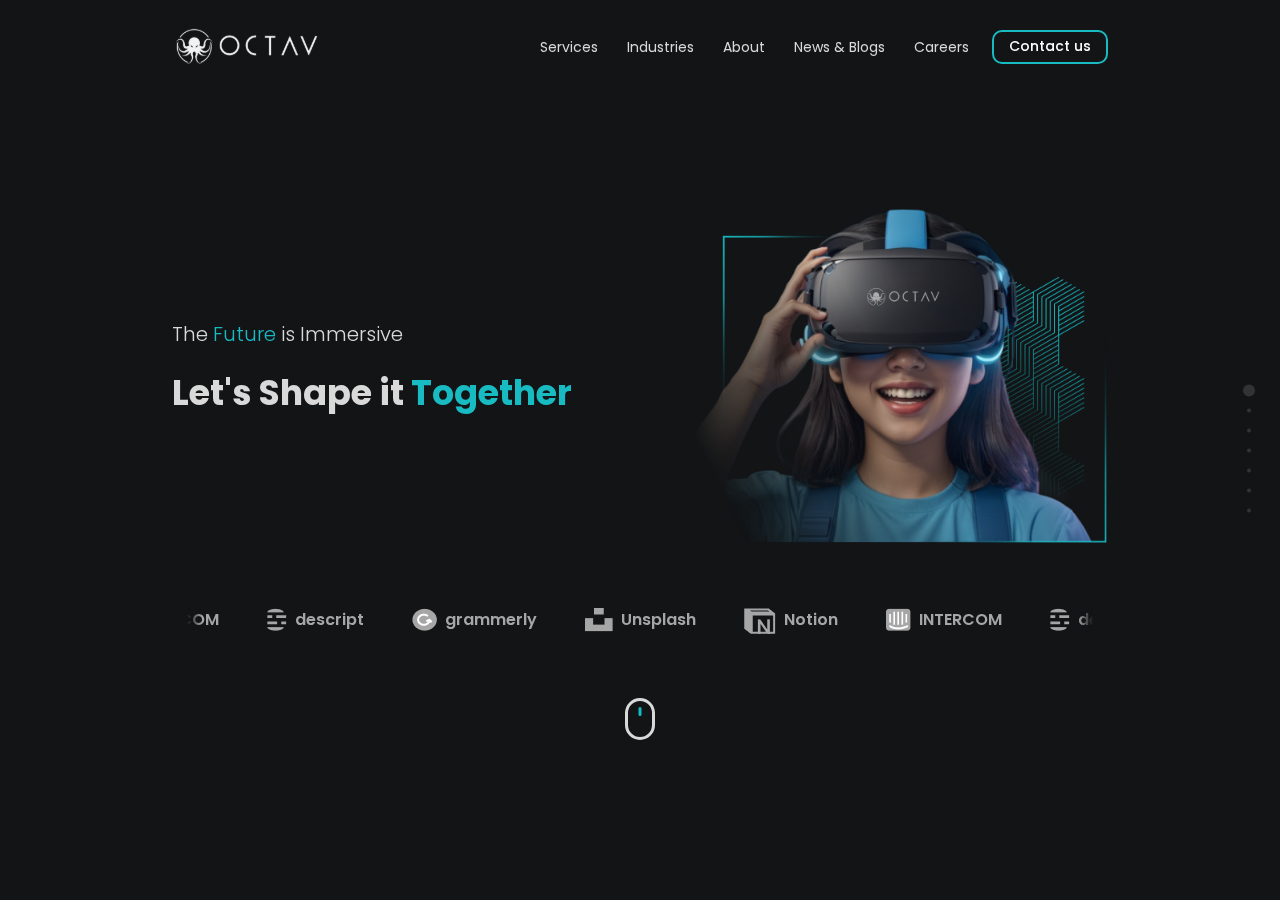
<file: index.html>
<!DOCTYPE html>
<html lang="en">
  <head>
    <meta charset="utf-8" />
    <title>OCTAV</title>
    <meta
      name="viewport"
      content="width=device-width, initial-scale=1, shrink-to-fit=no"
    />
    <meta name="description" content="Site description will be here" />
    <link rel="stylesheet" type="text/css" href="css/bootstrap.min.css" />
    <link rel="stylesheet" type="text/css" href="css/owl.carousel.min.css" />
    <link rel="stylesheet" type="text/css" href="css/fullpage.min.css" />
    <link rel="stylesheet" type="text/css" href="css/swiper.css" />
    <link href="https://unpkg.com/aos@2.3.1/dist/aos.css" rel="stylesheet" />
    <link
      href="https://kit-pro.fontawesome.com/releases/v5.15.2/css/pro.min.css"
      rel="stylesheet"
    />
    <link rel="stylesheet" href="css/nice-select.css" />
    <link rel="stylesheet" href="css/default-edit.css" />
    <link rel="stylesheet" type="text/css" href="style.css" />
    <link rel="stylesheet" type="text/css" href="css/responsive.css" />
    <!--End ALL STYLESHEET -->
  </head>

  <body>
    <!-- preloader -->
    <div id="preloader"></div>
    <!-- preloader-end -->
    <!-- main-wrap -->
    <!-- header-section -->
    <header class="header-section">
      <div class="container">
        <div class="header-section__inner">
          <a href="index.html" class="header_logo">
            <img src="images/logo.svg" alt="" />
          </a>

          <div class="main-menu d-lg-block d-none">
            <ul>
              <li><a href="services.html">Services</a></li>
              <li><a href="industries.html">Industries</a></li>
              <li><a href="about.html">About</a></li>
              <li><a href="news.html">News & Blogs</a></li>
              <li><a href="careers.html">Careers</a></li>
            </ul>
          </div>
          <a
            href="contact.html"
            class="default-button default-button--sm default-button--bordered hr-button d-lg-flex d-none"
            >Contact us</a
          >
          <a href="#" class="offcanvas-open d-lg-none ms-auto">
            <i class="far fa-bars"></i>
          </a>
        </div>
      </div>
    </header>
    <!--End header-section -->
    <div class="main-wrap">
      <!-- offcanvas-start -->
      <div class="offcanvas-menu">
        <div class="offmenu" id="menuParent">
          <a href="index.html" class="offcanvas-logo">
            <img src="images/logo.svg" alt="" />
          </a>
          <a href="#" class="offcanvas-close"><i class="fal fa-times"></i></a>
          <ul class="mobile-menu">
            <li><a href="services.html">Services</a></li>
            <li><a href="industries.html">Industries</a></li>
            <li><a href="about.html">About</a></li>
            <li><a href="news.html">News & Blogs</a></li>
            <li><a href="careers.html">Careers</a></li>
          </ul>
          <div class="d-flex align-items-center justify-content-center mt-3">
            <a
              href="contact.html"
              class="default-button default-button--bordered default-button--sm"
              >Contact us</a
            >
          </div>
        </div>
      </div>
      <div class="offcanvas-overlay"></div>
      <!-- offcanvas-start-end -->

      <!-- full-page-start -->
      <div id="fullpage">
        <!-- section -->
        <div class="section home-hero-section">
          <!-- hero-section -->
          <section class="hero-section">
            <div class="container">
              <div class="hero-section__inner">
                <div class="hero-row">
                  <div class="col-b">
                    <div
                      class="hero-content"
                      data-aos="fade-right"
                      data-aos-duration="1500"
                    >
                      <h4>
                        The <span class="color-theme1">Future</span>
                        is Immersive
                      </h4>
                      <h1 class="h1 mb-0">
                        Let's Shape it
                        <span class="color-theme1">Together</span>
                      </h1>
                    </div>
                  </div>
                  <div class="col-s">
                    <div
                      class="hero-image"
                      data-aos="fade-left"
                      data-aos-duration="1500"
                    >
                      <img src="images/hero-image.png" alt="" class="img" />
                    </div>
                  </div>
                </div>
              </div>
            </div>
          </section>
          <!-- hero-section end -->

          <!-- tools-section -->
          <section class="tools-section">
            <div class="container">
              <div class="tools-section__inner">
                <div class="tools-list tools-list-slider-active owl-carousel">
                  <div class="tool-item">
                    <div class="icon">
                      <img src="images/icon/unplash.png" alt="" />
                    </div>
                    <span class="txt">Unsplash</span>
                  </div>
                  <div class="tool-item">
                    <div class="icon">
                      <img src="images/icon/notion.png" alt="" />
                    </div>
                    <span class="txt">Notion</span>
                  </div>
                  <div class="tool-item">
                    <div class="icon">
                      <img src="images/icon/intercom.png" alt="" />
                    </div>
                    <span class="txt">INTERCOM</span>
                  </div>
                  <div class="tool-item">
                    <div class="icon">
                      <img src="images/icon/descripts.png" alt="" />
                    </div>
                    <span class="txt">descript</span>
                  </div>
                  <div class="tool-item">
                    <div class="icon">
                      <img src="images/icon/grammerly.png" alt="" />
                    </div>
                    <span class="txt">grammerly</span>
                  </div>
                </div>

                <div class="go-bottom-outer">
                  <div class="container">
                    <!-- go-bottom -->
                    <div class="go-bottom">
                      <a href="#page2" class="go-bottom-button">
                        <!-- <img src="images/icon/move-bottom.svg" alt="" /> -->
                      </a>
                    </div>
                  </div>
                </div>
              </div>
            </div>
          </section>
          <!-- tools-section-end -->
        </div>
        <!-- section-end -->

        <!-- xr-section -->
        <div class="section">
          <section class="xr-section" id="xr-section">
            <div class="container">
              <div class="xr-section__inner">
                <div
                  class="xr-section__title sec-title cont-blk cont-blk--center"
                >
                  <h2 class="h2">
                    Unlocking Full
                    <span class="color-theme1">XR</span> Potential
                  </h2>
                  <h4 class="h4 mb-0 fw-200">
                    <span class="color-theme1">OCTAV</span> - Fueling Innovation
                    and Growth
                  </h4>
                </div>

                <div class="xr-row row gy-5">
                  <div class="col-lg-5 d-lg-block d-none">
                    <div
                      class="xr-image"
                      data-aos="fade-right"
                      data-aos-duration="1500"
                    >
                      <img src="images/xr-imgae.png" alt="" class="img" />
                    </div>
                  </div>
                  <div
                    class="col-lg-7"
                    data-aos="fade-left"
                    data-aos-duration="1500"
                  >
                    <div class="xr-cards row">
                      <div class="col-md-6">
                        <a href="industries.html" class="xr-card">
                          <div class="icon">
                            <img src="images/xr-bisuness.png" alt="" />
                          </div>
                          <h3>VR / AR / MR For Business</h3>
                          <p>
                            Enhance business operations <br />
                            through immersive technology
                          </p>
                          <div href="industries.html" class="txt-btn">
                            <span class="txt">Learn More</span>
                            <img
                              src="images/icon/long-arrow-right.svg"
                              alt=""
                              class="arr"
                            />
                          </div>
                        </a>
                      </div>
                      <div class="col-md-6">
                        <a href="industries.html" class="xr-card">
                          <div class="icon">
                            <img src="images/xr-education.svg" alt="" />
                          </div>
                          <h3>
                            VR / AR / MR For <br />
                            Education
                          </h3>
                          <p>
                            Transform learning experiences <br />
                            with immersive content
                          </p>
                          <div href="industries.html" class="txt-btn">
                            <span class="txt">Learn More</span>
                            <img
                              src="images/icon/long-arrow-right.svg"
                              alt=""
                              class="arr"
                            />
                          </div>
                        </a>
                      </div>
                      <div class="col-md-6">
                        <a href="industries.html" class="xr-card">
                          <div class="icon">
                            <img src="images/xr-entertainment.svg" alt="" />
                          </div>
                          <h3>
                            VR / AR / MR For <br />
                            Entertainment
                          </h3>
                          <p>
                            Create gamified, engaging, and <br />
                            memorable experiences
                          </p>
                          <div href="industries.html" class="txt-btn">
                            <span class="txt">Learn More</span>
                            <img
                              src="images/icon/long-arrow-right.svg"
                              alt=""
                              class="arr"
                            />
                          </div>
                        </a>
                      </div>
                      <div class="col-md-6">
                        <a href="industries.html" class="xr-card">
                          <div class="icon">
                            <img src="images/xr-consulting.svg" alt="" />
                          </div>
                          <h3>
                            VR / AR / MR <br />
                            Consulting
                          </h3>
                          <p>
                            Get expert advice on VR / AR / MR <br />
                            strategy and implementation
                          </p>
                          <div href="industries.html" class="txt-btn">
                            <span class="txt">Learn More</span>
                            <img
                              src="images/icon/long-arrow-right.svg"
                              alt=""
                              class="arr"
                            />
                          </div>
                        </a>
                      </div>
                    </div>
                  </div>
                </div>
              </div>
            </div>
          </section>
        </div>
        <!-- xr-section-end -->

        <!-- rev-section -->
        <div class="section">
          <section class="rev-section">
            <div class="container">
              <div class="rev-section__inner">
                <div
                  class="rev-section__title sec-title cont-blk cont-blk--center"
                  data-aos="fade-in"
                  data-aos-duration="1500"
                >
                  <h2 class="h2">
                    Revolutionizing Industries with
                    <span class="color-theme1">XR</span>
                  </h2>
                  <h4 class="h4 mb-0 fw-200">
                    How
                    <span class="color-theme1">OCTAV</span> is Driving
                    Innovation Across Industries
                  </h4>
                </div>

                <div
                  class="rev-cards row"
                  data-aos="fade-up"
                  data-aos-duration="1500"
                >
                  <div class="col-lg-4 col-md-6">
                    <a href="industries.html" class="rev-card">
                      <div class="rev-card__title">
                        <div class="icon">
                          <img src="images/icon/healthcare.svg" alt="" />
                        </div>
                        <div class="right">
                          <h3 class="mb-0">Healthcare</h3>
                        </div>
                      </div>
                      <div class="rev-card__body">
                        <div class="rev-card__body__in">
                          <p>
                            We help medical professionals visualize procedures &
                            conditions to improve patient outcomes & safety
                          </p>
                        </div>
                        <div class="rev-card__bbt">
                          <div href="industries.html" class="txt-btn">
                            <span class="txt">Learn More</span>
                            <img
                              src="images/icon/long-arrow-right.svg"
                              alt=""
                              class="arr"
                            />
                          </div>
                        </div>
                      </div>
                    </a>
                  </div>
                  <div class="col-lg-4 col-md-6">
                    <a href="industries.html" class="rev-card">
                      <div class="rev-card__title">
                        <div class="icon">
                          <img src="images/icon/education.svg" alt="" />
                        </div>
                        <div class="right">
                          <h3 class="mb-0">Education</h3>
                        </div>
                      </div>
                      <div class="rev-card__body">
                        <div class="rev-card__body__in">
                          <p>
                            We help students better understand complex concepts
                            using immersive and interactive learning experiences
                          </p>
                        </div>
                        <div class="rev-card__bbt">
                          <div href="industries.html" class="txt-btn">
                            <span class="txt">Learn More</span>
                            <img
                              src="images/icon/long-arrow-right.svg"
                              alt=""
                              class="arr"
                            />
                          </div>
                        </div>
                      </div>
                    </a>
                  </div>
                  <div class="col-lg-4 col-md-6">
                    <a href="industries.html" class="rev-card">
                      <div class="rev-card__title">
                        <div class="icon">
                          <img src="images/icon/real-state.svg" alt="" />
                        </div>
                        <div class="right">
                          <h3 class="mb-0">Real Estate</h3>
                        </div>
                      </div>
                      <div class="rev-card__body">
                        <div class="rev-card__body__in">
                          <p>
                            We help buyers & renters visualize properties with
                            greater accuracy, convenience and efficiency
                          </p>
                        </div>
                        <div class="rev-card__bbt">
                          <div href="industries.html" class="txt-btn">
                            <span class="txt">Learn More</span>
                            <img
                              src="images/icon/long-arrow-right.svg"
                              alt=""
                              class="arr"
                            />
                          </div>
                        </div>
                      </div>
                    </a>
                  </div>
                  <div class="col-lg-4 col-md-6">
                    <a href="industries.html" class="rev-card">
                      <div class="rev-card__title">
                        <div class="icon">
                          <img src="images/icon/manufacturing.svg" alt="" />
                        </div>
                        <div class="right">
                          <h3 class="mb-0">Manufacturing</h3>
                        </div>
                      </div>
                      <div class="rev-card__body">
                        <div class="rev-card__body__in">
                          <p>
                            We help manufacturers reduce errors, increase
                            efficiency, and improve safety
                          </p>
                        </div>
                        <div class="rev-card__bbt">
                          <div href="industries.html" class="txt-btn">
                            <span class="txt">Learn More</span>
                            <img
                              src="images/icon/long-arrow-right.svg"
                              alt=""
                              class="arr"
                            />
                          </div>
                        </div>
                      </div>
                    </a>
                  </div>
                  <div class="col-lg-4 col-md-6">
                    <a href="industries.html" class="rev-card">
                      <div class="rev-card__title">
                        <div class="icon">
                          <img src="images/icon/retail.svg" alt="" />
                        </div>
                        <div class="right">
                          <h3 class="mb-0">Retail</h3>
                        </div>
                      </div>
                      <div class="rev-card__body">
                        <div class="rev-card__body__in">
                          <p>
                            We help provide virtual product try-ons to improve
                            customer engagement
                          </p>
                        </div>
                        <div class="rev-card__bbt">
                          <div href="industries.html" class="txt-btn">
                            <span class="txt">Learn More</span>
                            <img
                              src="images/icon/long-arrow-right.svg"
                              alt=""
                              class="arr"
                            />
                          </div>
                        </div>
                      </div>
                    </a>
                  </div>
                  <div class="col-lg-4 col-md-6">
                    <a href="industries.html" class="rev-card">
                      <div class="rev-card__title">
                        <div class="icon">
                          <img src="images/icon/tourism.svg" alt="" />
                        </div>
                        <div class="right">
                          <h3 class="mb-0">Tourism</h3>
                        </div>
                      </div>
                      <div class="rev-card__body">
                        <div class="rev-card__body__in">
                          <p>
                            We help create immersive solutions to explore
                            destinations, learn about cultures & make informed
                            decisions
                          </p>
                        </div>
                        <div class="rev-card__bbt">
                          <div href="industries.html" class="txt-btn">
                            <span class="txt">Learn More</span>
                            <img
                              src="images/icon/long-arrow-right.svg"
                              alt=""
                              class="arr"
                            />
                          </div>
                        </div>
                      </div>
                    </a>
                  </div>
                </div>

                <div
                  class="sec-bottom-button-row"
                  data-aos="fade-up"
                  data-aos-duration="1500"
                >
                  <a href="#" class="default-button">Learn More</a>
                </div>
              </div>
            </div>
          </section>
        </div>
        <!-- rev-section-end -->

        <!-- tb-section -->
        <div class="section">
          <section class="tb-section">
            <div class="container">
              <div class="tb-section__inner">
                <div
                  class="tb-section__title sec-title cont-blk cont-blk--center"
                >
                  <h2 class="h2">
                    Escape to a New
                    <span class="color-theme1">Reality</span>
                  </h2>
                  <h4 class="h4 mb-0 fw-200">
                    Building the
                    <span class="color-theme1">FUTURE</span>
                    with Cutting-Edge Technology
                  </h4>
                </div>
              </div>

              <!-- tb-tab -->
              <div class="tb__row row gy-5">
                <div class="col-lg-4 position-relative" style="z-index: 100">
                  <div
                    class="tbr_nav d-lg-block d-none"
                    data-aos="fade-right"
                    data-aos-duration="1500"
                  >
                    <ul class="nav" id="tbr_nav_ul">
                      <li>
                        <a
                          class="active"
                          data-bs-toggle="tab"
                          data-bs-target="#tb-tab-1"
                          href="#"
                        >
                          Engine
                        </a>
                      </li>
                      <li>
                        <a
                          data-bs-toggle="tab"
                          data-bs-target="#tb-tab-2"
                          href="#"
                        >
                          3D Modeling
                        </a>
                      </li>
                      <li>
                        <a
                          data-bs-toggle="tab"
                          data-bs-target="#tb-tab-3"
                          href="#"
                        >
                          Frameworks
                        </a>
                      </li>
                      <li>
                        <a
                          data-bs-toggle="tab"
                          data-bs-target="#tb-tab-4"
                          href="#"
                        >
                          Back-end Programming Languages
                        </a>
                      </li>
                      <li>
                        <a
                          data-bs-toggle="tab"
                          data-bs-target="#tb-tab-5"
                          href="#"
                        >
                          Cloud
                        </a>
                      </li>
                    </ul>
                  </div>
                  <select
                    class="nice-select tbr_nav-select d-lg-none"
                    id="tbr_nav-select"
                  >
                    <option value="#tb-tab-1">Engine</option>
                    <option value="#tb-tab-2">3D Modeling</option>
                    <option value="#tb-tab-3">Frameworks</option>
                    <option value="#tb-tab-4">
                      Back-end Programming Languages
                    </option>
                    <option value="#tb-tab-5">Cloud</option>
                  </select>
                </div>

                <div class="col-lg-8">
                  <div
                    class="tbr_content"
                    data-aos="fade-left"
                    data-aos-duration="1500"
                  >
                    <div class="tbr_tab-content tab-content">
                      <!-- tbr-tab-pane -->
                      <div
                        class="tbr-tab-pane tab-pane show active fade"
                        id="tb-tab-1"
                      >
                        <div class="tbr-tab-pane__inner">
                          <div class="ttools-row row">
                            <div class="col-md-4 col-6">
                              <div class="ttool-item">
                                <div class="icon">
                                  <img
                                    src="images/tb/ttool-eng-1.png"
                                    alt=""
                                    class="img"
                                  />
                                </div>
                                <div class="txt">
                                  <p>Unity Engine</p>
                                </div>
                              </div>
                            </div>
                            <div class="col-md-4 col-6">
                              <div class="ttool-item">
                                <div class="icon">
                                  <img
                                    src="images/tb/ttool-eng-2.png"
                                    alt=""
                                    class="img"
                                  />
                                </div>
                                <div class="txt">
                                  <p>Unreal Engine</p>
                                </div>
                              </div>
                            </div>
                            <div class="col-md-4 col-6">
                              <div class="ttool-item">
                                <div class="icon">
                                  <img
                                    src="images/tb/ttool-eng-3.png"
                                    alt=""
                                    class="img"
                                  />
                                </div>
                                <div class="txt">
                                  <p>Amazon Sumerian</p>
                                </div>
                              </div>
                            </div>
                            <div class="col-md-4 col-6">
                              <div class="ttool-item">
                                <div class="icon">
                                  <img
                                    src="images/tb/ttool-eng-4.png"
                                    alt=""
                                    class="img"
                                  />
                                </div>
                                <div class="txt">
                                  <p>CryEngine</p>
                                </div>
                              </div>
                            </div>
                          </div>
                        </div>
                      </div>
                      <!-- tbr-tab-pane-end -->
                      <!-- tbr-tab-pane -->
                      <div class="tbr-tab-pane tab-pane fade" id="tb-tab-2">
                        <div class="tbr-tab-pane__inner">
                          <div class="ttools-row row">
                            <div class="col-md-4 col-6">
                              <div class="ttool-item">
                                <div class="icon">
                                  <img
                                    src="images/tb/ttool-3d-1.svg"
                                    alt=""
                                    class="img"
                                  />
                                </div>
                                <div class="txt">
                                  <p>Substance Painter</p>
                                </div>
                              </div>
                            </div>
                            <div class="col-md-4 col-6">
                              <div class="ttool-item">
                                <div class="icon">
                                  <img
                                    src="images/tb/ttool-3d-2.svg"
                                    alt=""
                                    class="img"
                                  />
                                </div>
                                <div class="txt">
                                  <p>Adobe Photoshop</p>
                                </div>
                              </div>
                            </div>
                            <div class="col-md-4 col-6">
                              <div class="ttool-item">
                                <div class="icon">
                                  <img
                                    src="images/tb/ttool-3d-3.png"
                                    alt=""
                                    class="img"
                                  />
                                </div>
                                <div class="txt">
                                  <p>Blender</p>
                                </div>
                              </div>
                            </div>
                            <div class="col-md-4 col-6">
                              <div class="ttool-item">
                                <div class="icon">
                                  <img
                                    src="images/tb/ttool-3d-4.svg"
                                    alt=""
                                    class="img"
                                  />
                                </div>
                                <div class="txt">
                                  <p>Autodesk</p>
                                </div>
                              </div>
                            </div>
                            <div class="col-md-4 col-6">
                              <div class="ttool-item">
                                <div class="icon">
                                  <img
                                    src="images/tb/ttool-3d-5.svg"
                                    alt=""
                                    class="img"
                                  />
                                </div>
                                <div class="txt">
                                  <p>MAYA</p>
                                </div>
                              </div>
                            </div>
                          </div>
                        </div>
                      </div>
                      <!-- tbr-tab-pane-end -->
                      <!-- tbr-tab-pane -->
                      <div class="tbr-tab-pane tab-pane fade" id="tb-tab-3">
                        <div class="tbr-tab-pane__inner">
                          <div class="ttools-row row">
                            <div class="col-md-4 col-6">
                              <div class="ttool-item">
                                <div class="icon">
                                  <img
                                    src="images/tb/ttool-frame-1.png"
                                    alt=""
                                    class="img"
                                  />
                                </div>
                                <div class="txt">
                                  <p>ARKit</p>
                                </div>
                              </div>
                            </div>
                            <div class="col-md-4 col-6">
                              <div class="ttool-item">
                                <div class="icon">
                                  <img
                                    src="images/tb/ttool-frame-2.png"
                                    alt=""
                                    class="img"
                                  />
                                </div>
                                <div class="txt">
                                  <p>RealityKit</p>
                                </div>
                              </div>
                            </div>
                            <div class="col-md-4 col-6">
                              <div class="ttool-item">
                                <div class="icon">
                                  <img
                                    src="images/tb/ttool-frame-3.svg"
                                    alt=""
                                    class="img"
                                  />
                                </div>
                                <div class="txt">
                                  <p>ARCore</p>
                                </div>
                              </div>
                            </div>
                            <div class="col-md-4 col-6">
                              <div class="ttool-item">
                                <div class="icon">
                                  <img
                                    src="images/tb/ttool-frame-4.png"
                                    alt=""
                                    class="img"
                                  />
                                </div>
                                <div class="txt">
                                  <p>OpenXR</p>
                                </div>
                              </div>
                            </div>
                            <div class="col-md-4 col-6">
                              <div class="ttool-item">
                                <div class="icon">
                                  <img
                                    src="images/tb/ttool-frame-5.png"
                                    alt=""
                                    class="img"
                                  />
                                </div>
                                <div class="txt">
                                  <p>Specific SDKs</p>
                                </div>
                              </div>
                            </div>
                          </div>
                        </div>
                      </div>
                      <!-- tbr-tab-pane-end -->
                      <!-- tbr-tab-pane -->
                      <div class="tbr-tab-pane tab-pane fade" id="tb-tab-4">
                        <div class="tbr-tab-pane__inner">
                          <div class="ttools-row row">
                            <div class="col-md-4 col-6">
                              <div class="ttool-item">
                                <div class="icon">
                                  <img
                                    src="images/tb/ttool-back-end-1.png"
                                    alt=""
                                    class="img"
                                  />
                                </div>
                                <div class="txt">
                                  <p>C++</p>
                                </div>
                              </div>
                            </div>
                            <div class="col-md-4 col-6">
                              <div class="ttool-item">
                                <div class="icon">
                                  <img
                                    src="images/tb/ttool-back-end-2.png"
                                    alt=""
                                    class="img"
                                  />
                                </div>
                                <div class="txt">
                                  <p>C#</p>
                                </div>
                              </div>
                            </div>
                            <div class="col-md-4 col-6">
                              <div class="ttool-item">
                                <div class="icon">
                                  <img
                                    src="images/tb/ttool-back-end-3.png"
                                    alt=""
                                    class="img"
                                  />
                                </div>
                                <div class="txt">
                                  <p>Python</p>
                                </div>
                              </div>
                            </div>
                            <div class="col-md-4 col-6">
                              <div class="ttool-item">
                                <div class="icon">
                                  <img
                                    src="images/tb/ttool-back-end-4.png"
                                    alt=""
                                    class="img"
                                  />
                                </div>
                                <div class="txt">
                                  <p>Node</p>
                                </div>
                              </div>
                            </div>
                            <div class="col-md-4 col-6">
                              <div class="ttool-item">
                                <div class="icon">
                                  <img
                                    src="images/tb/ttool-back-end-5.svg"
                                    alt=""
                                    class="img"
                                  />
                                </div>
                                <div class="txt">
                                  <p>Java</p>
                                </div>
                              </div>
                            </div>
                          </div>
                        </div>
                      </div>
                      <!-- tbr-tab-pane-end -->
                      <!-- tbr-tab-pane -->
                      <div class="tbr-tab-pane tab-pane fade" id="tb-tab-5">
                        <div class="tbr-tab-pane__inner">
                          <div class="ttools-row row">
                            <div class="col-md-4 col-6">
                              <div class="ttool-item">
                                <div class="icon">
                                  <img
                                    src="images/tb/ttool-cloud-1.svg"
                                    alt=""
                                    class="img"
                                  />
                                </div>
                                <div class="txt">
                                  <p>AWS</p>
                                </div>
                              </div>
                            </div>
                            <div class="col-md-4 col-6">
                              <div class="ttool-item">
                                <div class="icon">
                                  <img
                                    src="images/tb/ttool-cloud-2.svg"
                                    alt=""
                                    class="img"
                                  />
                                </div>
                                <div class="txt">
                                  <p>Google Cloud</p>
                                </div>
                              </div>
                            </div>
                            <div class="col-md-4 col-6">
                              <div class="ttool-item">
                                <div class="icon">
                                  <img
                                    src="images/tb/ttool-cloud-3.svg"
                                    alt=""
                                    class="img"
                                  />
                                </div>
                                <div class="txt">
                                  <p>Microsoft Azure</p>
                                </div>
                              </div>
                            </div>
                            <div class="col-md-4 col-6">
                              <div class="ttool-item">
                                <div class="icon">
                                  <img
                                    src="images/tb/ttool-cloud-4.png"
                                    alt=""
                                    class="img"
                                  />
                                </div>
                                <div class="txt">
                                  <p>DigitalOcean</p>
                                </div>
                              </div>
                            </div>
                          </div>
                        </div>
                      </div>
                      <!-- tbr-tab-pane-end -->
                    </div>
                  </div>
                </div>
              </div>
              <!-- tb-tab-end -->
            </div>
          </section>
        </div>
        <!-- tb-section-end -->

        <!-- ps-section -->
        <div class="section">
          <section class="ps-section">
            <div class="container">
              <div class="ps-section__inner">
                <div
                  class="ps-section__title sec-title cont-blk cont-blk--center"
                  data-aos="fade-in"
                  data-aos-duration="1500"
                >
                  <h2 class="h2">
                    Partnering for <span class="color-theme1">Success</span>
                  </h2>
                  <h4 class="h4 mb-0 fw-200">
                    The <span class="color-theme1">OCTAV</span> Story and Our
                    Vision for the Future
                  </h4>
                </div>

                <div class="ps_row row align-items-center g-4">
                  <div class="col-lg-5">
                    <div
                      class="ps_image img-acto"
                      data-aos="fade-right"
                      data-aos-duration="1500"
                    >
                      <div class="img-acto-inner">
                        <img src="images/ps-image.png" alt="" class="img" />
                      </div>
                    </div>
                  </div>
                  <div class="col-lg-7">
                    <div
                      class="ps_content cont-blk"
                      data-aos="fade-left"
                      data-aos-duration="1500"
                    >
                      <h4 class="h4">
                        <span class="color-theme1">OCTAV</span> is an
                        industry-leading virtual reality and augmented reality
                        studio pioneering transformative experiences to help
                        businesses thrive.
                      </h4>
                      <h4 class="h4">
                        We break new ground in immersive experiences, harnessing
                        the power of virtual reality and augmented reality to
                        foster
                        <span class="fw-700">creativity</span>, enhance
                        <span class="fw-700">productivity</span>, and drive
                        <span class="fw-700">growth</span>.
                      </h4>
                      <div class="bottom-buttons">
                        <a href="Learn More" class="default-button"
                          >Learn More</a
                        >
                      </div>
                    </div>
                  </div>
                </div>
              </div>
            </div>
          </section>
        </div>
        <!-- ps-section-end -->

        <!-- ns-section -->
        <div class="section">
          <section class="ns-section">
            <div class="container">
              <div class="ns-section__inner">
                <div
                  class="ns-section__title sec-title cont-blk cont-blk--center"
                  data-aos="fade-in"
                  data-aos-duration="1500"
                >
                  <h2 class="h2">
                    News <span class="color-theme1">&</span> Blogs
                  </h2>
                  <h4 class="h4 mb-0">
                    Stay Up-to-Date with Our
                    <span class="color-theme1">News</span>,
                    <span class="color-theme1">Insights</span>, and
                    <span class="color-theme1">Analysis</span>
                  </h4>
                </div>

                <div
                  class="ns-slider ns-slider-active owl-carousel slider-arrow-1 slider-dots-1 slider-arrow-centered--full-width overlap-lr-nav"
                  data-aos="fade-up"
                  data-aos-duration="1500"
                >
                  <div class="ns-slide">
                    <div class="ns-card">
                      <div class="ns-card__image">
                        <img src="images/ns-card-img-1.png" alt="" />
                      </div>
                      <div class="ns-card__content">
                        <h4>How VR and AR can change industries forever</h4>
                        <a href="services.html" class="tx-btn">
                          <span>Read more</span>
                          <i class="far fa-long-arrow-right"></i>
                        </a>
                      </div>
                    </div>
                  </div>
                  <div class="ns-slide">
                    <div class="ns-card">
                      <div class="ns-card__image">
                        <img src="images/ns-card-img-1.png" alt="" />
                      </div>
                      <div class="ns-card__content">
                        <h4>How VR and AR can change industries forever</h4>
                        <a href="services.html" class="tx-btn">
                          <span>Read more</span>
                          <i class="far fa-long-arrow-right"></i>
                        </a>
                      </div>
                    </div>
                  </div>
                  <div class="ns-slide">
                    <div class="ns-card">
                      <div class="ns-card__image">
                        <img src="images/ns-card-img-1.png" alt="" />
                      </div>
                      <div class="ns-card__content">
                        <h4>How VR and AR can change industries forever</h4>
                        <a href="services.html" class="tx-btn">
                          <span>Read more</span>
                          <i class="far fa-long-arrow-right"></i>
                        </a>
                      </div>
                    </div>
                  </div>
                  <div class="ns-slide">
                    <div class="ns-card">
                      <div class="ns-card__image">
                        <img src="images/ns-card-img-1.png" alt="" />
                      </div>
                      <div class="ns-card__content">
                        <h4>How VR and AR can change industries forever</h4>
                        <a href="services.html" class="tx-btn">
                          <span>Read more</span>
                          <i class="far fa-long-arrow-right"></i>
                        </a>
                      </div>
                    </div>
                  </div>
                  <div class="ns-slide">
                    <div class="ns-card">
                      <div class="ns-card__image">
                        <img src="images/ns-card-img-1.png" alt="" />
                      </div>
                      <div class="ns-card__content">
                        <h4>How VR and AR can change industries forever</h4>
                        <a href="services.html" class="tx-btn">
                          <span>Read more</span>
                          <i class="far fa-long-arrow-right"></i>
                        </a>
                      </div>
                    </div>
                  </div>
                  <div class="ns-slide">
                    <div class="ns-card">
                      <div class="ns-card__image">
                        <img src="images/ns-card-img-1.png" alt="" />
                      </div>
                      <div class="ns-card__content">
                        <h4>How VR and AR can change industries forever</h4>
                        <a href="services.html" class="tx-btn">
                          <span>Read more</span>
                          <i class="far fa-long-arrow-right"></i>
                        </a>
                      </div>
                    </div>
                  </div>
                  <div class="ns-slide">
                    <div class="ns-card">
                      <div class="ns-card__image">
                        <img src="images/ns-card-img-1.png" alt="" />
                      </div>
                      <div class="ns-card__content">
                        <h4>How VR and AR can change industries forever</h4>
                        <a href="services.html" class="tx-btn">
                          <span>Read more</span>
                          <i class="far fa-long-arrow-right"></i>
                        </a>
                      </div>
                    </div>
                  </div>
                  <div class="ns-slide">
                    <div class="ns-card">
                      <div class="ns-card__image">
                        <img src="images/ns-card-img-1.png" alt="" />
                      </div>
                      <div class="ns-card__content">
                        <h4>How VR and AR can change industries forever</h4>
                        <a href="services.html" class="tx-btn">
                          <span>Read more</span>
                          <i class="far fa-long-arrow-right"></i>
                        </a>
                      </div>
                    </div>
                  </div>
                  <div class="ns-slide">
                    <div class="ns-card">
                      <div class="ns-card__image">
                        <img src="images/ns-card-img-1.png" alt="" />
                      </div>
                      <div class="ns-card__content">
                        <h4>How VR and AR can change industries forever</h4>
                        <a href="services.html" class="tx-btn">
                          <span>Read more</span>
                          <i class="far fa-long-arrow-right"></i>
                        </a>
                      </div>
                    </div>
                  </div>
                </div>
              </div>
            </div>
          </section>
        </div>
        <!-- ns-section-end -->

        <!-- section -->
        <div class="section">
          <!-- cta-section -->
          <section class="cta-section">
            <div class="container">
              <div class="cta-section__inner">
                <div
                  class="cta-card"
                  data-aos="fade-up"
                  data-aos-duration="1500"
                >
                  <div class="cta-card_content">
                    <h3>Let's Build Your Immersive Future Together</h3>
                  </div>
                  <div class="buttons">
                    <a
                      href="#"
                      class="default-button button default-button--white"
                      >Contact us</a
                    >
                    <a href="#" class="default-button button">Book a Meeting</a>
                  </div>
                </div>
              </div>
            </div>
          </section>
          <!-- cta-section-end -->

          <!-- footer-section -->
          <footer
            class="footer-section"
            data-aos="fade-in"
            data-aos-duration="1500"
          >
            <div class="container">
              <div class="footer-section__inner">
                <div class="footer-row row g-5">
                  <div class="col-lg-3 col-md-6">
                    <div class="footer-logo-column">
                      <a href="index.html" class="footer-logo">
                        <img src="images/footer-logo.svg" alt="" />
                      </a>
                      <p class="copy-right">
                        Copyright © 2023 <br />
                        OCTAV Solutions
                      </p>
                    </div>
                  </div>
                  <div class="col-lg-3 col-md-6">
                    <div class="footer-menu">
                      <h4>About</h4>
                      <ul>
                        <li><a href="#">Company Overview</a></li>
                        <li><a href="#">Mission</a></li>
                        <li><a href="#">Vision</a></li>
                        <li><a href="#">Values</a></li>
                      </ul>
                    </div>
                  </div>
                  <div class="col-lg-3 col-md-6">
                    <div class="footer-menu">
                      <h4>COMPANY</h4>
                      <ul>
                        <li><a href="services.html">Services</a></li>
                        <li><a href="industries.html">Industries</a></li>
                        <li><a href="careers.html">Careers</a></li>
                        <li><a href="news.html">News & Blogs</a></li>
                        <li><a href="#">Privacy Policy</a></li>
                        <li><a href="#">Term of Services</a></li>
                      </ul>
                    </div>
                  </div>
                  <div class="col-lg-3 col-md-6">
                    <div class="footer-menu">
                      <h4 class="contact-medias-title-ft">Contact us</h4>
                      <ul class="s-ul">
                        <li>
                          <a href="#">
                            <i class="fab fa-linkedin-in"></i>
                          </a>
                        </li>
                        <li>
                          <a href="#">
                            <i class="fab fa-facebook-f"></i>
                          </a>
                        </li>
                        <li>
                          <a href="#">
                            <i class="fab fa-twitter"></i>
                          </a>
                        </li>
                        <li>
                          <a href="#">
                            <i class="fab fa-youtube"></i>
                          </a>
                        </li>
                      </ul>
                    </div>
                  </div>
                </div>
              </div>
            </div>
          </footer>
          <!--End footer-section -->
        </div>
        <!-- section-end -->
      </div>
      <!-- full-page-end -->
    </div>
    <!-- main-wrap -->

    <!-- js -->
    <script src="js/jquery-3.6.0.min.js"></script>
    <script src="js/bootstrap.bundle.min.js"></script>
    <script src="js/jquery.nice-select.min.js"></script>
    <script src="js/owl.carousel.min.js"></script>
    <script src="js/fullpage.min.js"></script>
    <script src="js/swiper.js"></script>
    <script src="https://unpkg.com/aos@2.3.1/dist/aos.js"></script>
    <script src="js/main.js"></script>
    <script>
      AOS.init({ once: true });
    </script>
    <!-- End All Js -->
  </body>
</html>
</file>
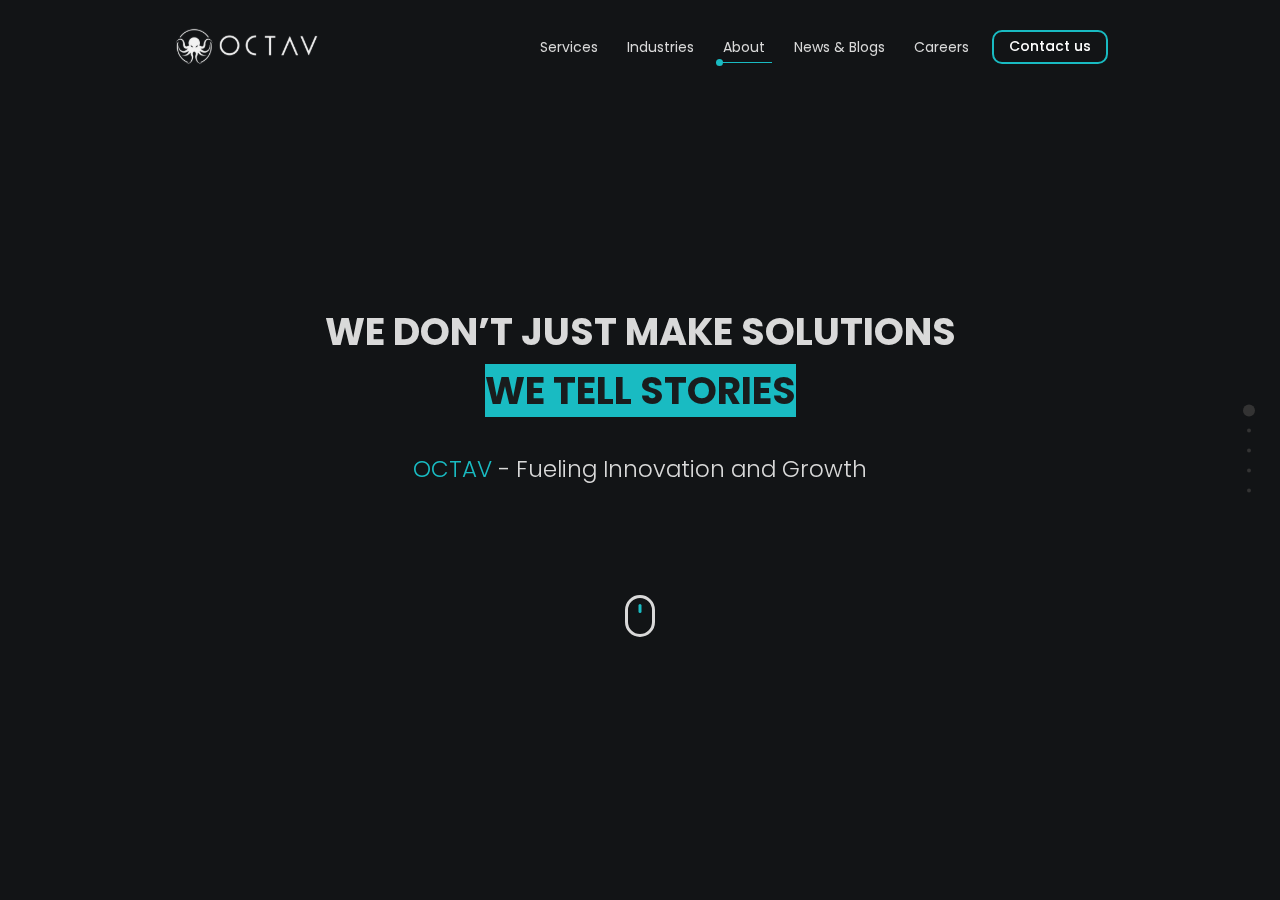
<file: about.html>
<!DOCTYPE html>
<html lang="en">
  <head>
    <meta charset="utf-8" />
    <title>OCTAV</title>
    <meta
      name="viewport"
      content="width=device-width, initial-scale=1, shrink-to-fit=no"
    />
    <meta name="description" content="Site description will be here" />
    <link rel="stylesheet" type="text/css" href="css/bootstrap.min.css" />
    <link rel="stylesheet" type="text/css" href="css/owl.carousel.min.css" />
    <link rel="stylesheet" type="text/css" href="css/fullpage.min.css" />
    <link rel="stylesheet" type="text/css" href="css/swiper.css" />
    <link href="https://unpkg.com/aos@2.3.1/dist/aos.css" rel="stylesheet" />
    <link
      href="https://kit-pro.fontawesome.com/releases/v5.15.2/css/pro.min.css"
      rel="stylesheet"
    />
    <link rel="stylesheet" href="css/nice-select.css" />
    <link rel="stylesheet" href="css/default-edit.css" />
    <link rel="stylesheet" type="text/css" href="style.css" />
    <link rel="stylesheet" type="text/css" href="css/responsive.css" />
    <!--End ALL STYLESHEET -->
  </head>

  <body>
    <!-- preloader -->
    <div id="preloader"></div>
    <!-- preloader-end -->
    <!-- main-wrap -->
    <div class="main-wrap">
      <!-- offcanvas-start -->
      <div class="offcanvas-menu">
        <div class="offmenu" id="menuParent">
          <a href="index.html" class="offcanvas-logo">
            <img src="images/logo.svg" alt="" />
          </a>
          <a href="#" class="offcanvas-close"><i class="fal fa-times"></i></a>
          <ul class="mobile-menu">
            <li><a href="services.html">Services</a></li>
            <li><a href="industries.html">Industries</a></li>
            <li><a href="about.html">About</a></li>
            <li><a href="news.html">News & Blogs</a></li>
            <li><a href="careers.html">Careers</a></li>
          </ul>
          <div class="d-flex align-items-center justify-content-center mt-3">
            <a
              href="contact.html"
              class="default-button default-button--bordered default-button--sm"
              >Contact us</a
            >
          </div>
        </div>
      </div>
      <div class="offcanvas-overlay"></div>
      <!-- offcanvas-start-end -->

      <!-- header-section -->
      <header class="header-section">
        <div class="container">
          <div class="header-section__inner">
            <a href="index.html" class="header_logo">
              <img src="images/logo.svg" alt="" />
            </a>

            <div class="main-menu d-lg-block d-none">
              <ul>
                <li><a href="services.html">Services</a></li>
                <li><a href="industries.html">Industries</a></li>
                <li><a class="active" href="about.html">About</a></li>
                <li><a href="news.html">News & Blogs</a></li>
                <li><a href="careers.html">Careers</a></li>
              </ul>
            </div>
            <a
              href="contact.html"
              class="default-button default-button--sm default-button--bordered hr-button d-lg-flex d-none"
              >Contact us</a
            >
            <a href="#" class="offcanvas-open d-lg-none ms-auto">
              <i class="far fa-bars"></i>
            </a>
          </div>
        </div>
      </header>
      <!--End header-section -->

      <!-- full-page-start -->
      <div id="fullpage">
        <!-- about-hero -->
        <div class="section">
          <section class="about-hero">
            <div class="container">
              <div class="about-hero__inner">
                <div
                  class="about-hero__content"
                  data-aos="zoom-in"
                  data-aos-duration="1500"
                >
                  <h1 class="h1">
                    WE DON’T JUST MAKE SOLUTIONS
                    <br />
                    <span class="bxd">WE TELL STORIES</span>
                  </h1>
                  <h4>
                    <span class="color-theme1">OCTAV</span> - Fueling Innovation
                    and Growth
                  </h4>

                  <!-- go-bottom -->
                  <div class="go-bottom-outer pt-xl-5 pt-lg-4">
                    <div
                      class="go-bottom"
                      data-aos="fade-in"
                      data-aos-duration="1500"
                    >
                      <a href="#page2" class="go-bottom-button">
                        <!-- <img src="images/icon/move-bottom.svg" alt="" /> -->
                      </a>
                    </div>
                  </div>
                </div>
              </div>
            </div>
          </section>
        </div>
        <!-- about-hero-end -->

        <!-- about-o-section -->
        <div class="section">
          <section class="about-o-section">
            <img
              src="images/mission-top-arrwo.png"
              alt=""
              class="about-o-shape-arrow"
              data-aos="zoom-in"
              data-aos-duration="1500"
            />
            <div class="container">
              <div class="about-o-section__inner">
                <div class="about-o-row row gy-md-5 gy-4">
                  <div
                    class="col-lg-5"
                    data-aos="fade-right"
                    data-aos-duration="1500"
                  >
                    <div class="about-o-image">
                      <img src="images/about-o-image.png" alt="" class="img" />
                    </div>
                  </div>
                  <div
                    class="col-lg-7"
                    data-aos="fade-left"
                    data-aos-duration="1500"
                  >
                    <div class="about-o-content">
                      <h4 class="h4 fw-300 lh-base mb-4 pb-xl-2">
                        <span class="color-theme1">OCTAV</span> is an
                        industry-leading virtual reality and augmented reality
                        studio pioneering transformative experiences to help
                        businesses thrive.
                      </h4>
                      <h4 class="h4 fw-300 mb-0 lh-base">
                        We break new ground in immersive experiences, harnessing
                        the power of virtual reality and augmented reality to
                        foster <span class="fw-700">creativity</span>, enhance
                        <span class="fw-700">productivity</span>, and drive
                        <span class="fw-7000">growth</span>.
                      </h4>
                    </div>
                  </div>
                </div>
              </div>
            </div>
          </section>
        </div>
        <!-- about-o-section-end -->

        <!-- mission-section -->
        <div class="section">
          <section class="mission-section">
            <div class="container position-relative">
              <div class="mission-section__inner">
                <div
                  class="mission-section__title sec-title cont-blk cont-blk--center"
                  data-aos="fade-in"
                  data-aos-duration="1500"
                >
                  <h2 class="h2 mb-0">Our Mission</h2>
                </div>

                <div
                  class="mission_wrapper"
                  data-aos="zoom-in"
                  data-aos-duration="1500"
                >
                  <div class="mission_column">
                    <div class="mission-card">
                      <h4 class="mb-0">
                        Pioneering Virtual Realities That
                        <span class="color-theme1">Captivate</span> and
                        <span class="color-theme1">Inspire</span>
                      </h4>
                    </div>
                    <div class="mission-card">
                      <h4 class="mb-0">
                        Leveraging the Power of XR to Create
                        <span class="color-theme1">Positive Social Impact</span>
                      </h4>
                    </div>
                  </div>
                  <div class="mission_image img-acto">
                    <div class="img-acto-inner">
                      <img src="images/ps-image.png" alt="" class="img" />
                    </div>
                  </div>
                  <div class="mission_column">
                    <div class="mission-card">
                      <h4 class="mb-0">
                        Setting the Standard for
                        <span class="color-theme1">Creativity</span> and
                        <span class="color-theme">Innovation</span> in XR
                      </h4>
                    </div>
                    <div class="mission-card">
                      <h4 class="mb-0">
                        Building Enduring Partnerships Rooted in
                        <span class="color-theme1">Trust</span> and
                        <span class="color-theme">Transparency</span>
                      </h4>
                    </div>
                  </div>
                </div>
              </div>
            </div>
          </section>
        </div>
        <!-- mission-section-end -->

        <!-- oct-section -->
        <div class="section">
          <section class="oct-section">
            <div class="container">
              <div class="oct-section__inner">
                <div
                  class="oct-section__title sec-title cont-blk cont-blk--center"
                  data-aos="fade-in"
                  data-aos-duration="1500"
                >
                  <h2 class="h2 mb-0">Why OCTAV?</h2>
                </div>

                <div class="oct-cards_wrap">
                  <div
                    class="oct-expert-logo"
                    data-aos="fade-in"
                    data-aos-duration="1500"
                  >
                    <img src="images/expertise.png" alt="" class="img" />
                  </div>
                  <div
                    class="oct-card oct-card--1"
                    data-aos="fade-up"
                    data-aos-duration="1500"
                  >
                    <h3>Industry expertise</h3>
                    <p>
                      We have over <span class="color-theme1">30 years</span> of
                      combined experience with deep expertise in
                      <span class="color-theme1"
                        >XR development best practices</span
                      >
                      and the latest technologies.
                    </p>
                  </div>
                  <div
                    class="oct-card oct-card--2"
                    data-aos="fade-up"
                    data-aos-delay="300"
                    data-aos-duration="1500"
                  >
                    <h3>Innovation</h3>
                    <p>
                      We are always on
                      <span class="color-theme1">the cutting edge</span> of new
                      VR advancements. Our team stays up to date to provide
                      <span class="color-theme1"
                        >the most innovative XR experiences.</span
                      >
                    </p>
                  </div>
                  <div
                    class="oct-card oct-card--3"
                    data-aos="fade-up"
                    data-aos-delay="600"
                    data-aos-duration="1500"
                  >
                    <h3>Customer focus</h3>
                    <p>
                      We work closely with our clients to
                      <span class="color-theme1">understand</span> and
                      <span class="color-theme1">exceed</span> their needs &
                      goals, ensuring their
                      <span class="color-theme1">satisfaction</span> throughout
                      the process.
                    </p>
                  </div>
                </div>
              </div>
            </div>
          </section>
        </div>
        <!-- oct-section-end -->

        <!-- section -->
        <div class="section">
          <!-- cta-section -->
          <section class="cta-section">
            <div class="container">
              <div class="cta-section__inner">
                <div
                  class="cta-card"
                  data-aos="fade-up"
                  data-aos-duration="1500"
                >
                  <div class="cta-card_content">
                    <h3>Let's Build Your Immersive Future Together</h3>
                  </div>
                  <div class="buttons">
                    <a
                      href="#"
                      class="default-button button default-button--white"
                      >Contact us</a
                    >
                    <a href="#" class="default-button button">Book a Meeting</a>
                  </div>
                </div>
              </div>
            </div>
          </section>
          <!-- cta-section-end -->

          <!-- footer-section -->
          <footer
            class="footer-section"
            data-aos="fade-in"
            data-aos-duration="1500"
          >
            <div class="container">
              <div class="footer-section__inner">
                <div class="footer-row row g-5">
                  <div class="col-lg-3 col-md-6">
                    <div class="footer-logo-column">
                      <a href="index.html" class="footer-logo">
                        <img src="images/footer-logo.svg" alt="" />
                      </a>
                      <p class="copy-right">
                        Copyright © 2023 <br />
                        OCTAV Solutions
                      </p>
                    </div>
                  </div>
                  <div class="col-lg-3 col-md-6">
                    <div class="footer-menu">
                      <h4>About</h4>
                      <ul>
                        <li><a href="#">Company Overview</a></li>
                        <li><a href="#">Mission</a></li>
                        <li><a href="#">Vision</a></li>
                        <li><a href="#">Values</a></li>
                      </ul>
                    </div>
                  </div>
                  <div class="col-lg-3 col-md-6">
                    <div class="footer-menu">
                      <h4>COMPANY</h4>
                      <ul>
                        <li><a href="services.html">Services</a></li>
                        <li><a href="industries.html">Industries</a></li>
                        <li><a href="careers.html">Careers</a></li>
                        <li><a href="news.html">News & Blogs</a></li>
                        <li><a href="#">Privacy Policy</a></li>
                        <li><a href="#">Term of Services</a></li>
                      </ul>
                    </div>
                  </div>
                  <div class="col-lg-3 col-md-6">
                    <div class="footer-menu">
                      <h4 class="contact-medias-title-ft">Contact us</h4>
                      <ul class="s-ul">
                        <li>
                          <a href="#">
                            <i class="fab fa-linkedin-in"></i>
                          </a>
                        </li>
                        <li>
                          <a href="#">
                            <i class="fab fa-facebook-f"></i>
                          </a>
                        </li>
                        <li>
                          <a href="#">
                            <i class="fab fa-twitter"></i>
                          </a>
                        </li>
                        <li>
                          <a href="#">
                            <i class="fab fa-youtube"></i>
                          </a>
                        </li>
                      </ul>
                    </div>
                  </div>
                </div>
              </div>
            </div>
          </footer>
          <!--End footer-section -->
        </div>
        <!-- section-end -->
      </div>
      <!-- full-page-end -->
    </div>
    <!-- main-wrap -->

    <!-- js -->
    <script src="js/jquery-3.6.0.min.js"></script>
    <script src="js/bootstrap.bundle.min.js"></script>
    <script src="js/jquery.nice-select.min.js"></script>
    <script src="js/owl.carousel.min.js"></script>
    <script src="js/fullpage.min.js"></script>
    <script src="js/swiper.js"></script>
    <script src="https://unpkg.com/aos@2.3.1/dist/aos.js"></script>
    <script src="js/main.js"></script>
    <script>
      AOS.init({ once: true });
    </script>
    <!-- End All Js -->
  </body>
</html>
</file>
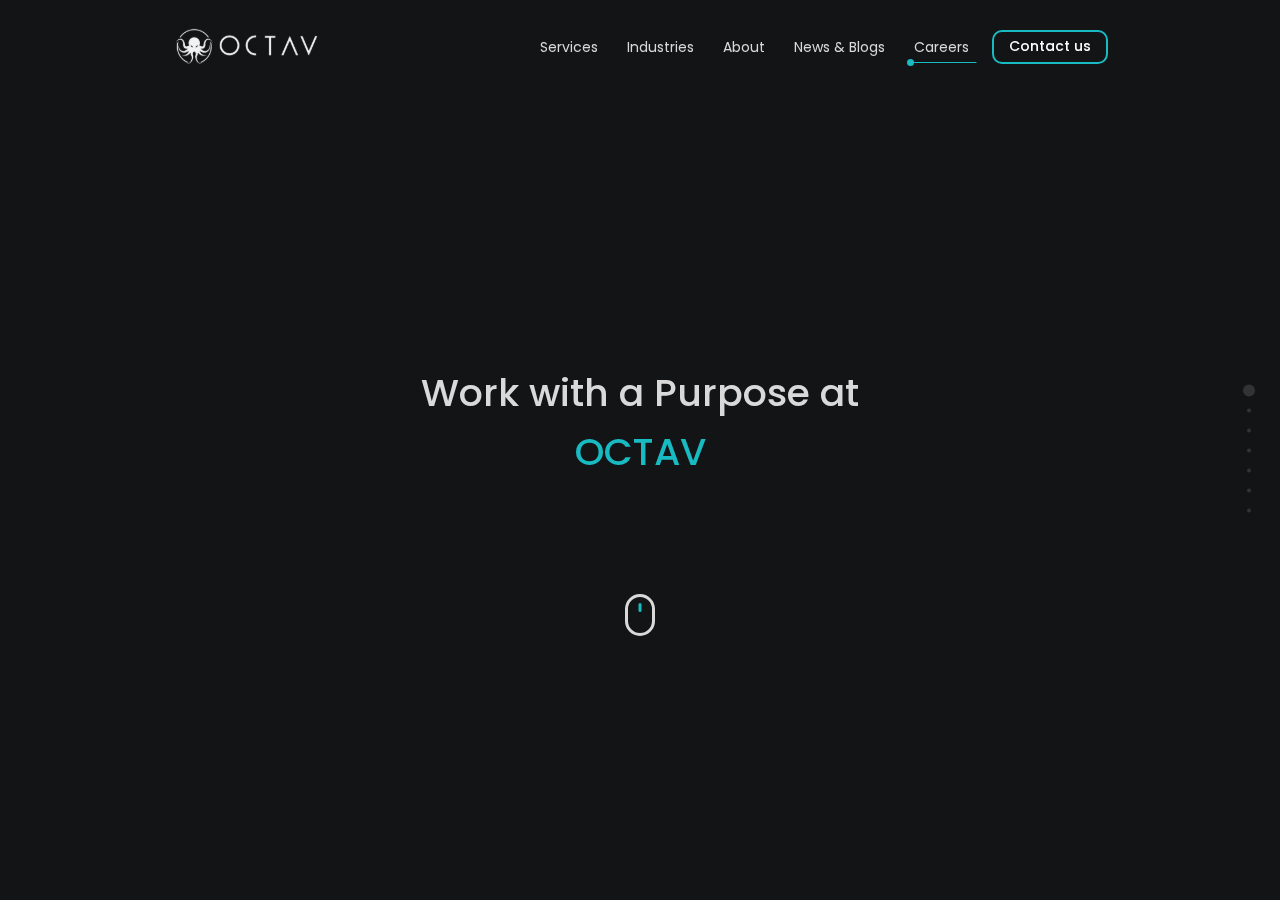
<file: careers.html>
<!DOCTYPE html>
<html lang="en">
  <head>
    <meta charset="utf-8" />
    <title>OCTAV</title>
    <meta
      name="viewport"
      content="width=device-width, initial-scale=1, shrink-to-fit=no"
    />
    <meta name="description" content="Site description will be here" />
    <link rel="stylesheet" type="text/css" href="css/bootstrap.min.css" />
    <link rel="stylesheet" type="text/css" href="css/owl.carousel.min.css" />
    <link rel="stylesheet" type="text/css" href="css/fullpage.min.css" />
    <link href="https://unpkg.com/aos@2.3.1/dist/aos.css" rel="stylesheet" />
    <link
      href="https://kit-pro.fontawesome.com/releases/v5.15.2/css/pro.min.css"
      rel="stylesheet"
    />
    <link rel="stylesheet" href="css/nice-select.css" />
    <link rel="stylesheet" href="css/default-edit.css" />
    <link rel="stylesheet" href="css/swiper.css" />
    <link rel="stylesheet" type="text/css" href="style.css" />
    <link rel="stylesheet" type="text/css" href="css/responsive.css" />
    <!--End ALL STYLESHEET -->

    <link
      rel="stylesheet"
      href="https://cdn.jsdelivr.net/npm/swiper@10/swiper-bundle.min.css"
    />
    <script src="https://cdn.jsdelivr.net/npm/swiper@10/swiper-bundle.min.js"></script>
  </head>

  <body>
    <!-- preloader -->
    <div id="preloader"></div>
    <!-- preloader-end -->
    <!-- main-wrap -->
    <div class="main-wrap">
      <!-- offcanvas-start -->
      <div class="offcanvas-menu">
        <div class="offmenu" id="menuParent">
          <a href="index.html" class="offcanvas-logo">
            <img src="images/logo.svg" alt="" />
          </a>
          <a href="#" class="offcanvas-close"><i class="fal fa-times"></i></a>
          <ul class="mobile-menu">
            <li><a href="services.html">Services</a></li>
            <li><a href="industries.html">Industries</a></li>
            <li><a href="about.html">About</a></li>
            <li><a href="news.html">News & Blogs</a></li>
            <li><a href="careers.html">Careers</a></li>
          </ul>
          <div class="d-flex align-items-center justify-content-center mt-3">
            <a
              href="contact.html"
              class="default-button default-button--bordered default-button--sm"
              >Contact us</a
            >
          </div>
        </div>
      </div>
      <div class="offcanvas-overlay"></div>
      <!-- offcanvas-start-end -->

      <!-- header-section -->
      <header class="header-section">
        <div class="container">
          <div class="header-section__inner">
            <a href="index.html" class="header_logo">
              <img src="images/logo.svg" alt="" />
            </a>

            <div class="main-menu d-lg-block d-none">
              <ul>
                <li><a href="services.html">Services</a></li>
                <li><a href="industries.html">Industries</a></li>
                <li><a href="about.html">About</a></li>
                <li><a href="news.html">News & Blogs</a></li>
                <li><a class="active" href="careers.html">Careers</a></li>
              </ul>
            </div>
            <a
              href="contact.html"
              class="default-button default-button--sm default-button--bordered hr-button d-lg-flex d-none"
              >Contact us</a
            >
            <a href="#" class="offcanvas-open d-lg-none ms-auto">
              <i class="far fa-bars"></i>
            </a>
          </div>
        </div>
      </header>
      <!--End header-section -->

      <!-- full-page-start -->
      <div id="fullpage">
        <!-- about-hero -->
        <div class="section">
          <section class="about-hero pb-0">
            <div class="container">
              <div class="about-hero__inner">
                <div
                  class="about-hero__content"
                  data-aos="zoom-in"
                  data-aos-duration="1500"
                >
                  <h1 class="h1 mb-0 fw-500">
                    Work with a Purpose at
                    <br />
                    <span class="color-theme1">OCTAV</span>
                  </h1>
                  <!-- go-bottom -->
                  <div class="go-bottom-outer pt-xl-5 pt-lg-4">
                    <div
                      class="go-bottom"
                      data-aos="fade-in"
                      data-aos-duration="1500"
                    >
                      <a href="#page2" class="go-bottom-button">
                        <!-- <img src="images/icon/move-bottom.svg" alt="" /> -->
                      </a>
                    </div>
                  </div>
                </div>
              </div>
            </div>
          </section>
        </div>
        <!-- about-hero-end -->

        <!-- about-o-section -->
        <div class="section">
          <section class="about-o-section">
            <div class="container">
              <div class="about-o-section__inner">
                <div class="about-o-row row">
                  <div
                    class="col-lg-7"
                    data-aos="fade-right"
                    data-aos-duration="1500"
                  >
                    <div class="about-o-content">
                      <h4 class="fw-400 lh-lg">
                        OCTAV offers a unique opportunity to be part of an
                        ambitious and fast growing tech company that is shaping
                        the future through VR/AR innovation. Here are just some
                        of the reasons why our employees love working at OCTAV:
                      </h4>
                      <div class="bottom-buttons">
                        <div class="row">
                          <div class="col-6">
                            <a
                              href="#"
                              class="default-button default-button--bordered default-button--nw-rds w-100 button"
                              >Make an Impact</a
                            >
                          </div>
                          <div class="col-6">
                            <a
                              href="#"
                              class="default-button default-button--bordered default-button--nw-rds w-100 button"
                              >Learn and Grow</a
                            >
                          </div>
                          <div class="col-6">
                            <a
                              href="#"
                              class="default-button default-button--bordered default-button--nw-rds w-100 button"
                              >Be Yourself</a
                            >
                          </div>
                          <div class="col-6">
                            <a
                              href="#"
                              class="default-button default-button--bordered default-button--nw-rds w-100 button"
                              >Be Part Of Our Success Story</a
                            >
                          </div>
                        </div>
                      </div>
                    </div>
                  </div>

                  <div
                    class="col-lg-5 order-lg-0 order-first"
                    data-aos="fade-left"
                    data-aos-duration="1500"
                  >
                    <div class="about-o-image">
                      <img src="images/about-o-image.png" alt="" class="img" />
                    </div>
                  </div>
                </div>
              </div>
            </div>
          </section>
        </div>
        <!-- about-o-section-end -->

        <!-- ben-section -->
        <div class="section">
          <section class="ben-section">
            <div class="container">
              <div class="ben-section__inner">
                <div class="ben_row row align-items-center">
                  <div
                    class="col-lg-6"
                    data-aos="fade-right"
                    data-aos-duration="1500"
                  >
                    <div class="ben_content pe-xl-5 mb-4 mb-lg-0">
                      <div class="text-center ben_content--img">
                        <img src="images/ben-lotus.png" alt="" class="lotus" />
                      </div>
                      <h2 class="h2">Wellness & Benefit</h2>
                      <h4 class="h4 fw-400 mb-0">
                        As part of our pursuit to lead impactful, fulfilling
                        lives, we take benefits pretty seriously.
                      </h4>
                    </div>
                  </div>
                  <div
                    class="col-lg-6"
                    data-aos="fade-left"
                    data-aos-duration="1500"
                  >
                    <div class="ben-accordion accordion" id="accordionExample">
                      <!-- ben-accordion-item -->
                      <div class="ben-accordion-item">
                        <div
                          class="ben-accordion-item__title"
                          type="button"
                          data-bs-toggle="collapse"
                          data-bs-target="#collapseOne"
                          aria-expanded="true"
                          aria-controls="collapseOne"
                        >
                          <h4 class="mb-0">
                            Professional development opportunities
                          </h4>
                          <i class="far fa-chevron-down ind"></i>
                        </div>
                        <div
                          id="collapseOne"
                          class="accordion-collapse collapse show ben-accordion-item__body"
                          data-bs-parent="#accordionExample"
                        >
                          <div class="ben-accordion-item__body__inner">
                            <p>
                              We do have programs to recognize and reward
                              employees for their hard work and achievements,
                              which helps boost their morale and motivation.
                            </p>
                          </div>
                        </div>
                      </div>
                      <!-- ben-accordion-item-end -->

                      <!-- ben-accordion-item -->
                      <div class="ben-accordion-item">
                        <div
                          class="ben-accordion-item__title"
                          type="button"
                          data-bs-toggle="collapse"
                          data-bs-target="#collapseTwo"
                          aria-expanded="false"
                          aria-controls="collapseTwo"
                        >
                          <h4 class="mb-0">Mentoring</h4>
                          <i class="far fa-chevron-down ind"></i>
                        </div>
                        <div
                          id="collapseTwo"
                          class="accordion-collapse collapse ben-accordion-item__body"
                          data-bs-parent="#accordionExample"
                        >
                          <div class="ben-accordion-item__body__inner">
                            <p>
                              We do have programs to recognize and reward
                              employees for their hard work and achievements,
                              which helps boost their morale and motivation.
                            </p>
                          </div>
                        </div>
                      </div>
                      <!-- ben-accordion-item-end -->

                      <!-- ben-accordion-item -->
                      <div class="ben-accordion-item">
                        <div
                          class="ben-accordion-item__title"
                          type="button"
                          data-bs-toggle="collapse"
                          data-bs-target="#collapseThree"
                          aria-expanded="false"
                          aria-controls="collapseThree"
                        >
                          <h4 class="mb-0">Healthy environment</h4>
                          <i class="far fa-chevron-down ind"></i>
                        </div>
                        <div
                          id="collapseThree"
                          class="accordion-collapse collapse ben-accordion-item__body"
                          data-bs-parent="#accordionExample"
                        >
                          <div class="ben-accordion-item__body__inner">
                            <p>
                              We do have programs to recognize and reward
                              employees for their hard work and achievements,
                              which helps boost their morale and motivation.
                            </p>
                          </div>
                        </div>
                      </div>
                      <!-- ben-accordion-item-end -->
                    </div>
                  </div>
                </div>
              </div>
            </div>
          </section>
        </div>
        <!-- ben-section-end -->

        <!-- pro-slider -->
        <div class="section">
          <section class="pro-slider-section">
            <div class="container">
              <div class="pro-slider-section__inner">
                <div
                  class="pro-slider__title sec-title pb-xl-5 pb-4"
                  data-aos="fade-in"
                  data-aos-duration="1500"
                >
                  <h2 class="h2 mb-0 fw-500">Interview Process</h2>
                </div>

                <div
                  class="pro-slider pro-slider-active slider-arrow-3 slider-arrow-centered swiper"
                  data-aos="zoom-in"
                  data-aos-duration="1500"
                >
                  <div class="swiper-wrapper">
                    <div class="pro-slide swiper-slide">
                      <div class="pro-slide-box">
                        <div class="pro-slide-box__inner">
                          <div class="number">1</div>
                          <h3>Initial screening</h3>
                          <p>
                            The first step in the interview process is usually a
                            screening call or email to assess the candidate's
                            qualifications and fit for the role.
                          </p>
                        </div>
                      </div>
                    </div>

                    <div class="pro-slide swiper-slide">
                      <div class="pro-slide-box">
                        <div class="pro-slide-box__inner">
                          <div class="number">2</div>
                          <h3>Second card</h3>
                          <p>
                            Lorem ipsum dolor sit amet consectetur adipisicing
                            elit. Delectus aliquam accusamus, quo neque sapiente
                            rem quidem quia eius.
                          </p>
                        </div>
                      </div>
                    </div>

                    <div class="pro-slide swiper-slide">
                      <div class="pro-slide-box">
                        <div class="pro-slide-box__inner">
                          <div class="number">3</div>
                          <h3>Third card</h3>
                          <p>
                            Lorem ipsum dolor sit amet consectetur adipisicing
                            elit. Ea eius iste, atque molestiae nostrum repellat
                            dolorum ullam!
                          </p>
                        </div>
                      </div>
                    </div>
                  </div>

                  <div class="swiper-button-prev"></div>
                  <div class="swiper-button-next"></div>
                </div>
              </div>
            </div>
          </section>
        </div>
        <!-- pro-slider-end -->

        <!-- open-section -->
        <div class="section">
          <section class="open-section">
            <div class="container">
              <div class="open-section__inner">
                <div
                  class="open-section__title sec-title cont-blk"
                  data-aos="fade-in"
                  data-aos-duration="1500"
                >
                  <h2 class="h2 mb-0">Open Positions</h2>
                </div>

                <div
                  class="open-positions-wrap"
                  data-aos="zoom-in"
                  data-aos-duration="1500"
                >
                  <div class="open-position d-flex flex-wrap flex-lg-nowrap">
                    <div class="lft">
                      <h3>uNITY Developer</h3>
                      <p>Development - Remote</p>
                    </div>
                    <div class="rit">
                      <a href="#" class="button n-button">VIEW</a>
                    </div>
                  </div>
                  <div class="open-position d-flex flex-wrap flex-lg-nowrap">
                    <div class="lft">
                      <h3>3D Artist</h3>
                      <p>Development - Remote</p>
                    </div>
                    <div class="rit">
                      <a href="#" class="button n-button">VIEW</a>
                    </div>
                  </div>
                  <div class="open-position d-flex flex-wrap flex-lg-nowrap">
                    <div class="lft">
                      <h3>Marketing Manager</h3>
                      <p>Sales & Marketing - Remote</p>
                    </div>
                    <div class="rit">
                      <a href="#" class="button n-button">VIEW</a>
                    </div>
                  </div>
                </div>
              </div>
            </div>
          </section>
        </div>
        <!-- open-section-end -->

        <!-- contact-section -->
        <div class="section">
          <section class="contact-section">
            <div class="container">
              <div class="contact-s-row row">
                <div
                  class="col-lg-6 col-xxl-7 mb-2 mb-lg-0"
                  data-aos="fade-right"
                  data-aos-duration="1500"
                >
                  <div class="contact-content cont-blk">
                    <h2 class="">
                      Didn’t Find What You Are Looking For? Send Us Your Resume
                    </h2>
                  </div>
                </div>
                <div
                  class="col-lg-6 col-xxl-5"
                  data-aos="fade-left"
                  data-aos-duration="1500"
                >
                  <div class="form-x-outer">
                    <div class="form-x">
                      <div class="form-x-main row">
                        <div class="col-md-6">
                          <div class="single-input-x">
                            <label class="label-x">Name</label>
                            <div class="input-x-outer">
                              <input
                                type="text"
                                class="input-x"
                                placeholder="Jane Doe"
                              />
                            </div>
                          </div>
                        </div>
                        <div class="col-md-6">
                          <div class="single-input-x">
                            <label class="label-x">Expertise</label>
                            <div class="input-x-outer">
                              <select class="nice-select input-x">
                                <option>Sales</option>
                                <option>Education</option>
                                <option>Entertainment</option>
                                <option>Consultation</option>
                              </select>
                            </div>
                          </div>
                        </div>
                        <div class="col-md-12">
                          <div class="single-input-x">
                            <p class="label-x">Upload Your Resume</p>
                            <div class="input-x-outer">
                              <input type="file" id="fileUp" />
                              <label for="fileUp">
                                <span class="text">Browse Files</span>
                                <span class="icon"
                                  ><img src="images/icon/upload.svg" alt=""
                                /></span>
                              </label>
                            </div>
                          </div>
                        </div>
                        <div class="col-12 pt-2">
                          <a href="#" class="default-button w-100 text-white"
                            >Send Your Resume</a
                          >
                        </div>
                      </div>
                    </div>
                  </div>
                </div>
              </div>
            </div>
          </section>
        </div>
        <!-- contact-section-end -->

        <!-- section -->
        <div class="section">
          <!-- cta-section -->
          <section class="cta-section">
            <div class="container">
              <div class="cta-section__inner">
                <div
                  class="cta-card"
                  data-aos="fade-up"
                  data-aos-duration="1500"
                >
                  <div class="cta-card_content">
                    <h3>Let's Build Your Immersive Future Together</h3>
                  </div>
                  <div class="buttons">
                    <a
                      href="#"
                      class="default-button button default-button--white"
                      >Contact us</a
                    >
                    <a href="#" class="default-button button">Book a Meeting</a>
                  </div>
                </div>
              </div>
            </div>
          </section>
          <!-- cta-section-end -->

          <!-- footer-section -->
          <footer
            class="footer-section"
            data-aos="fade-in"
            data-aos-duration="1500"
          >
            <div class="container">
              <div class="footer-section__inner">
                <div class="footer-row row g-5">
                  <div class="col-lg-3 col-md-6">
                    <div class="footer-logo-column">
                      <a href="index.html" class="footer-logo">
                        <img src="images/footer-logo.svg" alt="" />
                      </a>
                      <p class="copy-right">
                        Copyright © 2023 <br />
                        OCTAV Solutions
                      </p>
                    </div>
                  </div>
                  <div class="col-lg-3 col-md-6">
                    <div class="footer-menu">
                      <h4>About</h4>
                      <ul>
                        <li><a href="#">Company Overview</a></li>
                        <li><a href="#">Mission</a></li>
                        <li><a href="#">Vision</a></li>
                        <li><a href="#">Values</a></li>
                      </ul>
                    </div>
                  </div>
                  <div class="col-lg-3 col-md-6">
                    <div class="footer-menu">
                      <h4>COMPANY</h4>
                      <ul>
                        <li><a href="services.html">Services</a></li>
                        <li><a href="industries.html">Industries</a></li>
                        <li><a href="careers.html">Careers</a></li>
                        <li><a href="news.html">News & Blogs</a></li>
                        <li><a href="#">Privacy Policy</a></li>
                        <li><a href="#">Term of Services</a></li>
                      </ul>
                    </div>
                  </div>
                  <div class="col-lg-3 col-md-6">
                    <div class="footer-menu">
                      <h4 class="contact-medias-title-ft">Contact us</h4>
                      <ul class="s-ul">
                        <li>
                          <a href="#">
                            <i class="fab fa-linkedin-in"></i>
                          </a>
                        </li>
                        <li>
                          <a href="#">
                            <i class="fab fa-facebook-f"></i>
                          </a>
                        </li>
                        <li>
                          <a href="#">
                            <i class="fab fa-twitter"></i>
                          </a>
                        </li>
                        <li>
                          <a href="#">
                            <i class="fab fa-youtube"></i>
                          </a>
                        </li>
                      </ul>
                    </div>
                  </div>
                </div>
              </div>
            </div>
          </footer>
          <!--End footer-section -->
        </div>
        <!-- section-end -->
      </div>
      <!-- full-page-end -->
    </div>
    <!-- main-wrap -->

    <!-- js -->
    <script src="js/jquery-3.6.0.min.js"></script>
    <script src="js/bootstrap.bundle.min.js"></script>
    <script src="js/jquery.nice-select.min.js"></script>
    <script src="js/owl.carousel.min.js"></script>
    <script src="js/fullpage.min.js"></script>
    <script src="js/swiper.js"></script>
    <script src="https://unpkg.com/aos@2.3.1/dist/aos.js"></script>
    <script src="js/main.js"></script>
    <script>
      AOS.init({ once: true });
    </script>
    <!-- End All Js -->
  </body>
</html>
</file>
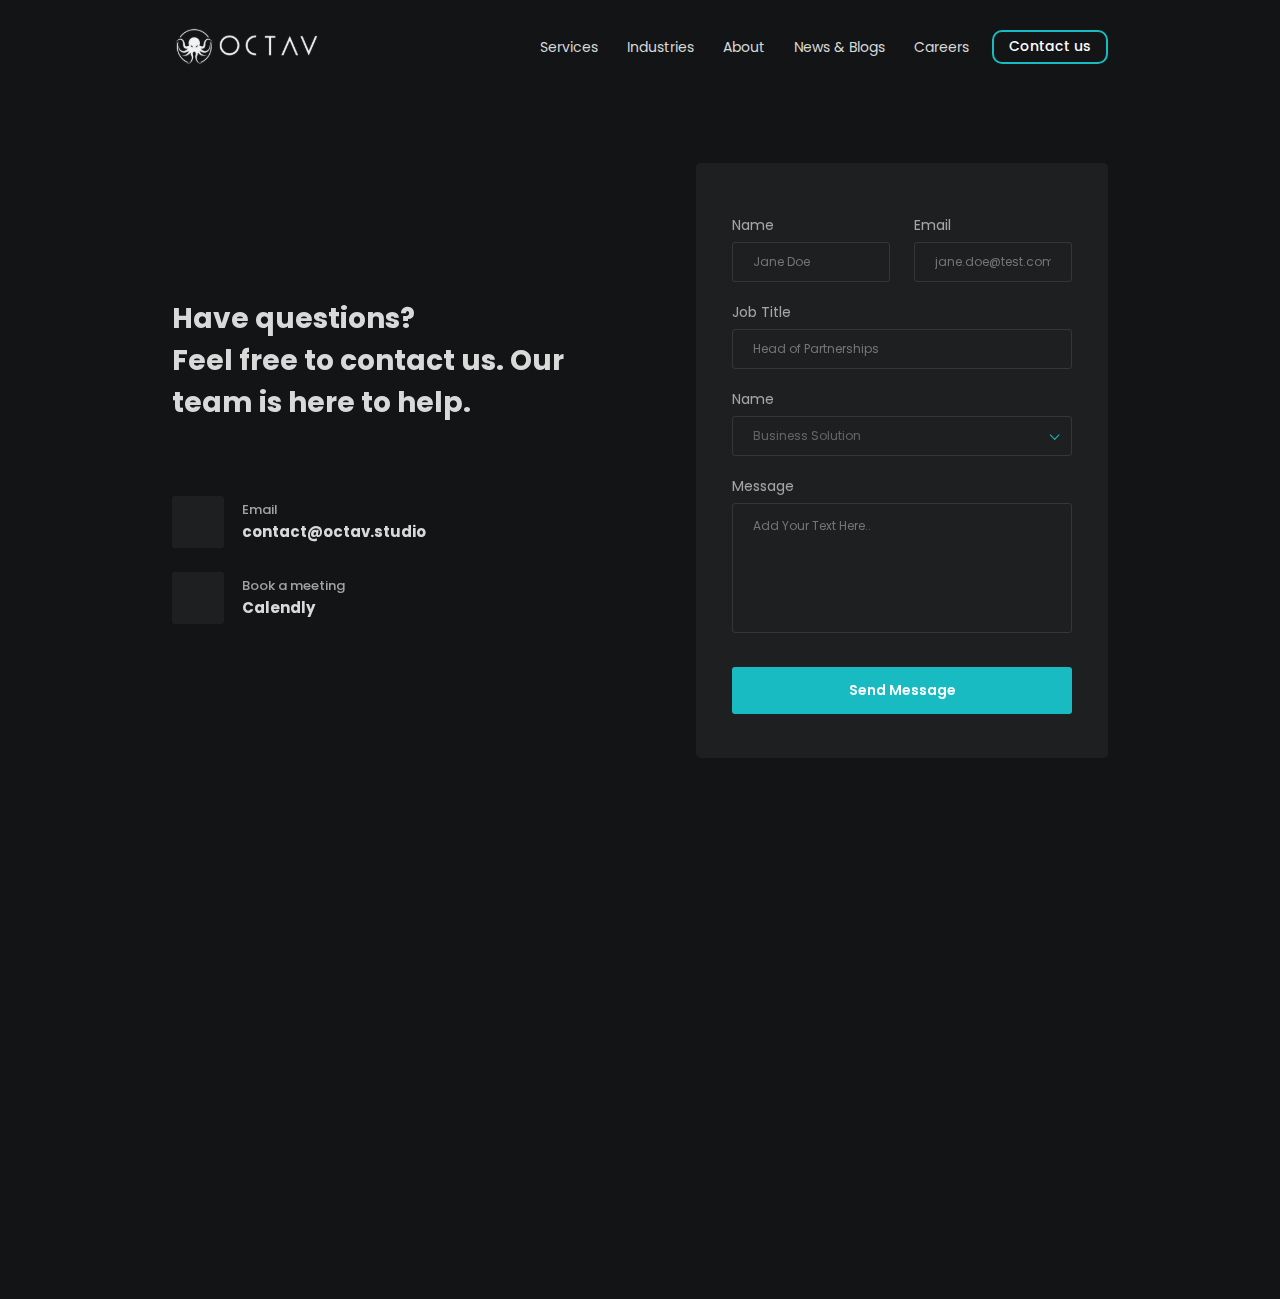
<file: contact.html>
<!DOCTYPE html>
<html lang="en">
  <head>
    <meta charset="utf-8" />
    <title>OCTAV</title>
    <meta
      name="viewport"
      content="width=device-width, initial-scale=1, shrink-to-fit=no"
    />
    <meta name="description" content="Site description will be here" />
    <link rel="stylesheet" type="text/css" href="css/bootstrap.min.css" />
    <link rel="stylesheet" type="text/css" href="css/owl.carousel.min.css" />
    <link rel="stylesheet" type="text/css" href="css/swiper.css" />
    <link href="https://unpkg.com/aos@2.3.1/dist/aos.css" rel="stylesheet" />
    <link
      href="https://kit-pro.fontawesome.com/releases/v5.15.2/css/pro.min.css"
      rel="stylesheet"
    />
    <link rel="stylesheet" href="css/nice-select.css" />
    <link rel="stylesheet" href="css/default-edit.css" />
    <link rel="stylesheet" type="text/css" href="style.css" />
    <link rel="stylesheet" type="text/css" href="css/responsive.css" />
    <!--End ALL STYLESHEET -->
  </head>

  <body>
    <!-- preloader -->
    <div id="preloader"></div>
    <!-- preloader-end -->
    <!-- main-wrap -->
    <div class="main-wrap">
      <!-- offcanvas-start -->
      <div class="offcanvas-menu">
        <div class="offmenu" id="menuParent">
          <a href="index.html" class="offcanvas-logo">
            <img src="images/logo.svg" alt="" />
          </a>
          <a href="#" class="offcanvas-close"><i class="fal fa-times"></i></a>
          <ul class="mobile-menu">
            <li><a href="services.html">Services</a></li>
            <li><a href="industries.html">Industries</a></li>
            <li><a href="about.html">About</a></li>
            <li><a href="news.html">News & Blogs</a></li>
            <li><a href="careers.html">Careers</a></li>
          </ul>
          <div class="d-flex align-items-center justify-content-center mt-3">
            <a
              href="#"
              class="default-button default-button--bordered default-button--sm"
              >Contact us</a
            >
          </div>
        </div>
      </div>
      <div class="offcanvas-overlay"></div>
      <!-- offcanvas-start-end -->

      <!-- header-section -->
      <header class="header-section position-static">
        <div class="container">
          <div class="header-section__inner">
            <a href="index.html" class="header_logo">
              <img src="images/logo.svg" alt="" />
            </a>

            <div class="main-menu d-lg-block d-none">
              <ul>
                <li><a href="services.html">Services</a></li>
                <li><a href="industries.html">Industries</a></li>
                <li><a href="about.html">About</a></li>
                <li><a href="news.html">News & Blogs</a></li>
                <li><a href="careers.html">Careers</a></li>
              </ul>
            </div>
            <a
              href="#"
              class="default-button default-button--sm default-button--bordered hr-button d-lg-flex d-none"
              >Contact us</a
            >
            <a href="#" class="offcanvas-open d-lg-none ms-auto">
              <i class="far fa-bars"></i>
            </a>
          </div>
        </div>
      </header>
      <!--End header-section -->

      <!-- main -->
      <main>
        <!-- contact-section -->
        <section class="contact-section">
          <div class="container">
            <div class="contact-section__inner">
              <div class="contact-s-row row gy-5">
                <div
                  class="col-lg-6"
                  data-aos="fade-right"
                  data-aos-duration="1500"
                >
                  <div class="contact-content cont-blk">
                    <h3 class="mb-5 pb-xl-4">
                      Have questions? <br />
                      Feel free to contact us. Our team is here to help.
                    </h3>
                    <a
                      href="mailto:contact@octav.studio"
                      class="contact-a mb-xl-4 mb-3"
                    >
                      <div class="icon"><i class="fal fa-envelope"></i></div>
                      <div class="txt">
                        <div class="sm">Email</div>
                        <div class="bm">contact@octav.studio</div>
                      </div>
                    </a>
                    <a
                      href="https://calendly.com/octav_studio/call"
                      class="contact-a"
                    >
                      <div class="icon"><i class="fal fa-calendar"></i></div>
                      <div class="txt">
                        <div class="sm">Book a meeting</div>
                        <div class="bm">Calendly</div>
                      </div>
                    </a>
                  </div>
                </div>
                <div
                  class="col-lg-6"
                  data-aos="fade-left"
                  data-aos-duration="1500"
                >
                  <div class="form-x-outer">
                    <div class="form-x">
                      <div class="form-x-main row">
                        <div class="col-md-6">
                          <div class="single-input-x">
                            <label class="label-x">Name</label>
                            <div class="input-x-outer">
                              <input
                                type="text"
                                class="input-x"
                                placeholder="Jane Doe"
                              />
                            </div>
                          </div>
                        </div>
                        <div class="col-md-6">
                          <div class="single-input-x">
                            <label class="label-x">Email</label>
                            <div class="input-x-outer">
                              <input
                                type="text"
                                class="input-x"
                                placeholder="jane.doe@test.com"
                              />
                            </div>
                          </div>
                        </div>
                        <div class="col-md-12">
                          <div class="single-input-x">
                            <label class="label-x">Job Title</label>
                            <div class="input-x-outer">
                              <input
                                type="text"
                                class="input-x"
                                placeholder="Head of Partnerships"
                              />
                            </div>
                          </div>
                        </div>
                        <div class="col-md-12">
                          <div class="single-input-x">
                            <label class="label-x">Name</label>
                            <div class="input-x-outer">
                              <select class="nice-select input-x">
                                <option>Business Solution</option>
                                <option>Education Solution</option>
                                <option>Entertainment Solution</option>
                                <option>Consultation</option>
                              </select>
                            </div>
                          </div>
                        </div>
                        <div class="col-md-12">
                          <div class="single-input-x">
                            <label class="label-x">Message</label>
                            <div class="input-x-outer">
                              <textarea
                                class="input-x input-x--big"
                                placeholder="Add Your Text Here.."
                              ></textarea>
                            </div>
                          </div>
                        </div>
                        <div class="col-12 pt-2">
                          <a href="#" class="default-button w-100 text-white"
                            >Send Message</a
                          >
                        </div>
                      </div>
                    </div>
                  </div>
                </div>
              </div>
            </div>
          </div>
        </section>
        <!-- contact-section-end -->

        <!-- cta-section -->
        <section class="cta-section">
          <div class="container">
            <div class="cta-section__inner">
              <div class="cta-card" data-aos="fade-up" data-aos-duration="1500">
                <div class="cta-card_content">
                  <h3>Let's Build Your Immersive Future Together</h3>
                </div>
                <div class="buttons">
                  <a
                    href="#"
                    class="default-button button default-button--white"
                    >Contact us</a
                  >
                  <a href="#" class="default-button button">Book a Meeting</a>
                </div>
              </div>
            </div>
          </div>
        </section>
        <!-- cta-section-end -->
      </main>
      <!-- main end -->

      <!-- footer-section -->
      <footer
        class="footer-section"
        data-aos="fade-in"
        data-aos-duration="1500"
      >
        <div class="container">
          <div class="footer-section__inner">
            <div class="footer-row row g-5">
              <div class="col-lg-3 col-md-6">
                <div class="footer-logo-column">
                  <a href="index.html" class="footer-logo">
                    <img src="images/footer-logo.svg" alt="" />
                  </a>
                  <p class="copy-right">
                    Copyright © 2023 <br />
                    OCTAV Solutions
                  </p>
                </div>
              </div>
              <div class="col-lg-3 col-md-6">
                <div class="footer-menu">
                  <h4>About</h4>
                  <ul>
                    <li><a href="#">Company Overview</a></li>
                    <li><a href="#">Mission</a></li>
                    <li><a href="#">Vision</a></li>
                    <li><a href="#">Values</a></li>
                  </ul>
                </div>
              </div>
              <div class="col-lg-3 col-md-6">
                <div class="footer-menu">
                  <h4>COMPANY</h4>
                  <ul>
                    <li><a href="services.html">Services</a></li>
                    <li><a href="industries.html">Industries</a></li>
                    <li><a href="careers.html">Careers</a></li>
                    <li><a href="news.html">News & Blogs</a></li>
                    <li><a href="#">Privacy Policy</a></li>
                    <li><a href="#">Term of Services</a></li>
                  </ul>
                </div>
              </div>
              <div class="col-lg-3 col-md-6">
                <div class="footer-menu">
                  <h4 class="contact-medias-title-ft">Contact us</h4>
                  <ul class="s-ul">
                    <li>
                      <a href="#">
                        <i class="fab fa-linkedin-in"></i>
                      </a>
                    </li>
                    <li>
                      <a href="#">
                        <i class="fab fa-facebook-f"></i>
                      </a>
                    </li>
                    <li>
                      <a href="#">
                        <i class="fab fa-twitter"></i>
                      </a>
                    </li>
                    <li>
                      <a href="#">
                        <i class="fab fa-youtube"></i>
                      </a>
                    </li>
                  </ul>
                </div>
              </div>
            </div>
          </div>
        </div>
      </footer>
      <!--End footer-section -->
    </div>
    <!-- main-wrap -->

    <!-- js -->
    <script src="js/jquery-3.6.0.min.js"></script>
    <script src="js/bootstrap.bundle.min.js"></script>
    <script src="js/jquery.nice-select.min.js"></script>
    <script src="js/owl.carousel.min.js"></script>
    <script src="js/swiper.js"></script>
    <script src="https://unpkg.com/aos@2.3.1/dist/aos.js"></script>
    <script src="js/main.js"></script>
    <script>
      AOS.init({ once: true });
    </script>
    <!-- End All Js -->
  </body>
</html>
</file>
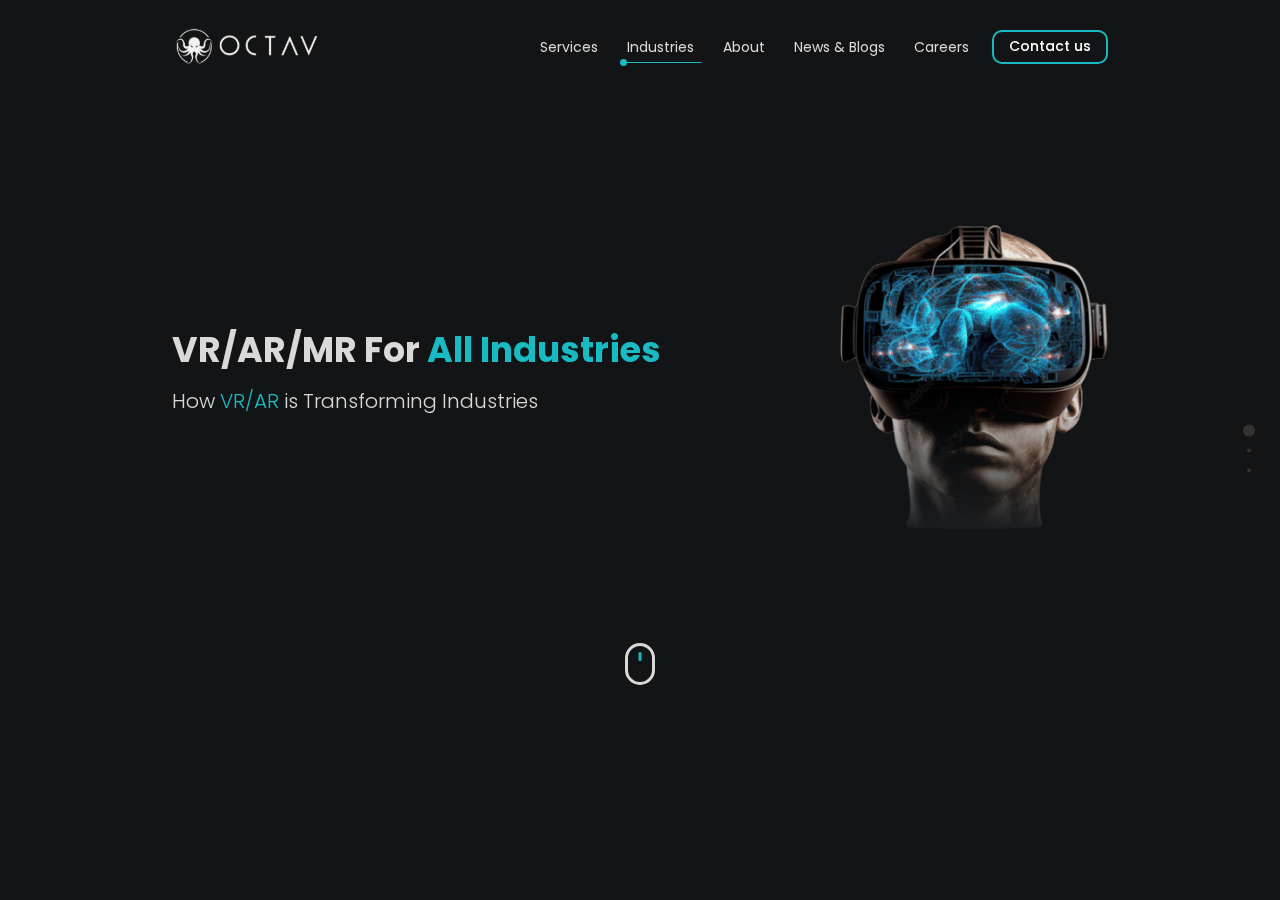
<file: industries.html>
<!DOCTYPE html>
<html lang="en">
  <head>
    <meta charset="utf-8" />
    <title>OCTAV</title>
    <meta
      name="viewport"
      content="width=device-width, initial-scale=1, shrink-to-fit=no"
    />
    <meta name="description" content="Site description will be here" />
    <link rel="stylesheet" type="text/css" href="css/bootstrap.min.css" />
    <link rel="stylesheet" type="text/css" href="css/owl.carousel.min.css" />
    <link rel="stylesheet" type="text/css" href="css/fullpage.min.css" />
    <link rel="stylesheet" type="text/css" href="css/swiper.css" />
    <link href="https://unpkg.com/aos@2.3.1/dist/aos.css" rel="stylesheet" />
    <link
      href="https://kit-pro.fontawesome.com/releases/v5.15.2/css/pro.min.css"
      rel="stylesheet"
    />
    <link rel="stylesheet" href="css/nice-select.css" />
    <link rel="stylesheet" href="css/default-edit.css" />
    <link rel="stylesheet" type="text/css" href="style.css" />
    <link rel="stylesheet" type="text/css" href="css/responsive.css" />
    <!--End ALL STYLESHEET -->
  </head>

  <body>
    <!-- preloader -->
    <div id="preloader"></div>
    <!-- preloader-end -->
    <!-- main-wrap -->
    <div class="main-wrap">
      <!-- offcanvas-start -->
      <div class="offcanvas-menu">
        <div class="offmenu" id="menuParent">
          <a href="index.html" class="offcanvas-logo">
            <img src="images/logo.svg" alt="" />
          </a>
          <a href="#" class="offcanvas-close"><i class="fal fa-times"></i></a>
          <ul class="mobile-menu">
            <li><a href="services.html">Services</a></li>
            <li><a href="industries.html">Industries</a></li>
            <li><a href="about.html">About</a></li>
            <li><a href="news.html">News & Blogs</a></li>
            <li><a href="careers.html">Careers</a></li>
          </ul>
          <div class="d-flex align-items-center justify-content-center mt-3">
            <a
              href="contact.html"
              class="default-button default-button--bordered default-button--sm"
              >Contact us</a
            >
          </div>
        </div>
      </div>
      <div class="offcanvas-overlay"></div>
      <!-- offcanvas-start-end -->

      <!-- header-section -->
      <header class="header-section">
        <div class="container">
          <div class="header-section__inner">
            <a href="index.html" class="header_logo">
              <img src="images/logo.svg" alt="" />
            </a>

            <div class="main-menu d-lg-block d-none">
              <ul>
                <li><a href="services.html">Services</a></li>
                <li><a class="active" href="industries.html">Industries</a></li>
                <li><a href="about.html">About</a></li>
                <li><a href="news.html">News & Blogs</a></li>
                <li><a href="careers.html">Careers</a></li>
              </ul>
            </div>
            <a
              href="contact.html"
              class="default-button default-button--sm default-button--bordered hr-button d-lg-flex d-none"
              >Contact us</a
            >
            <a href="#" class="offcanvas-open d-lg-none ms-auto">
              <i class="far fa-bars"></i>
            </a>
          </div>
        </div>
      </header>
      <!--End header-section -->

      <!-- full-page-start -->
      <div id="fullpage">
        <!-- hero-section -->
        <div class="section">
          <section class="service-hero">
            <div class="container">
              <div class="hero-section__inner">
                <div class="service-hero-row" v>
                  <div
                    class="col-b"
                    data-aos="fade-right"
                    data-aos-duration="1500"
                  >
                    <div class="hero-content">
                      <h1 class="h1 mb-2 pb-1">
                        VR/AR/MR For
                        <span class="color-theme1">All Industries</span>
                      </h1>
                      <h4>
                        How <span class="color-theme1">VR/AR</span> is
                        Transforming Industries
                      </h4>
                    </div>
                  </div>
                  <div
                    class="col-s d-lg-block d-none"
                    data-aos="fade-left"
                    data-aos-duration="1500"
                  >
                    <div class="hero-image">
                      <img
                        src="images/industries-hero.png"
                        alt=""
                        class="img"
                      />
                    </div>
                  </div>
                </div>

                <!-- go-bottom -->
                <div class="go-bottom-outer pt-xl-5 pt-lg-4">
                  <div
                    class="go-bottom"
                    data-aos="fade-in"
                    data-aos-duration="1500"
                  >
                    <a href="#page2" class="go-bottom-button">
                      <!-- <img src="images/icon/move-bottom.svg" alt="" /> -->
                    </a>
                  </div>
                </div>
              </div>
            </div>
          </section>
        </div>
        <!-- hero-section end -->

        <!-- tb-section -->
        <div class="section">
          <section class="tb-section">
            <div class="container">
              <div class="tb-section__inner">
                <div
                  class="tb-top-nav"
                  data-aos="fade-in"
                  data-aos-duration="1500"
                >
                  <ul
                    class="tb-top-nav_slider tb-top-nav_slider-active owl-carousel nav slider-arrow-2 slider-dots-1"
                    id="tb-top-nav_slider"
                  >
                    <li class="tb-top-nav_slide">
                      <a
                        href="#"
                        class="tb-top-nav-item"
                        data-bs-toggle="tab"
                        data-bs-target="#industries-pane-1"
                      >
                        Education
                      </a>
                    </li>
                    <li class="tb-top-nav_slide">
                      <a
                        href="#"
                        class="tb-top-nav-item"
                        data-bs-toggle="tab"
                        id="sdfs"
                        data-bs-target="#industries-pane-2"
                      >
                        Healthcare
                      </a>
                    </li>
                    <li class="tb-top-nav_slide">
                      <a
                        href="#"
                        class="tb-top-nav-item"
                        data-bs-toggle="tab"
                        data-bs-target="#industries-pane-3"
                      >
                        Real Estate
                      </a>
                    </li>
                    <li class="tb-top-nav_slide">
                      <a
                        href="#"
                        class="tb-top-nav-item"
                        data-bs-toggle="tab"
                        data-bs-target="#industries-pane-4"
                      >
                        Manufacturing
                      </a>
                    </li>
                    <li class="tb-top-nav_slide">
                      <a
                        href="#"
                        class="tb-top-nav-item"
                        data-bs-toggle="tab"
                        data-bs-target="#industries-pane-5"
                      >
                        Tourism
                      </a>
                    </li>
                    <li class="tb-top-nav_slide">
                      <a
                        href="#"
                        class="tb-top-nav-item"
                        data-bs-toggle="tab"
                        data-bs-target="#industries-pane-6"
                      >
                        retail
                      </a>
                    </li>
                  </ul>
                </div>

                <!-- industries-tab-content -->
                <div
                  class="industries-tab-content tab-content"
                  data-aos="zoom-in"
                  data-aos-duration="1500"
                >
                  <!-- industries-tab-pane -->
                  <div
                    class="industries-tab-pane tab-pane show fade active"
                    id="industries-pane-1"
                  >
                    <div class="industries-tab-pane-inner">
                      <!-- title -->
                      <div
                        class="tb-section__title sec-title cont-blk cont-blk--center"
                      >
                        <h2 class="h2 mb-0 h2-bdr">Education</h2>
                      </div>
                      <!-- title-end -->
                      <!-- tb-tab -->
                      <div class="tb__row row gy-5">
                        <div class="col-lg-4">
                          <div class="tbr_nav d-lg-block d-none">
                            <ul class="nav" id="tbr_nav_ul">
                              <li>
                                <a
                                  class="active"
                                  data-bs-toggle="tab"
                                  data-bs-target="#education-tb-tab-1"
                                  href="#"
                                >
                                  Why VR/AR/MR?
                                </a>
                              </li>
                              <li>
                                <a
                                  data-bs-toggle="tab"
                                  data-bs-target="#education-tb-tab-2"
                                  href="#"
                                >
                                  Benefits of XR for Education
                                </a>
                              </li>
                              <li>
                                <a
                                  data-bs-toggle="tab"
                                  data-bs-target="#education-tb-tab-3"
                                  href="#"
                                >
                                  How VR/AR/MR Benefits Me
                                </a>
                              </li>
                              <li>
                                <a
                                  data-bs-toggle="tab"
                                  data-bs-target="#education-tb-tab-4"
                                  href="#"
                                >
                                  Available VR/AR/MR Technologies
                                </a>
                              </li>
                            </ul>
                          </div>
                          <select
                            class="nice-select tbr_nav-select d-lg-none"
                            id="tbr_nav-select"
                          >
                            <option value="#education-tb-tab-1">
                              Why VR/AR/MR?
                            </option>
                            <option value="#education-tb-tab-2">
                              Benefits of XR for Education
                            </option>
                            <option value="#education-tb-tab-3">
                              How VR/AR/MR Benefits Me
                            </option>
                            <option value="#education-tb-tab-4">
                              Available VR/AR/MR Technologies
                            </option>
                          </select>
                        </div>

                        <div class="col-lg-8">
                          <div class="tbr_content ps-3">
                            <div class="tbr_tab-content tab-content">
                              <!-- tbr-tab-pane -->
                              <div
                                class="tbr-tab-pane tab-pane fade show active"
                                id="education-tb-tab-1"
                              >
                                <div class="tbr-tab-pane__inner">
                                  <div class="edu-per-cen">
                                    <div class="edu-per-cen__item">
                                      <h3>275%</h3>
                                      <p>
                                        VR/AR training increased learners
                                        confidence by up to 275%
                                      </p>
                                    </div>
                                    <div class="edu-per-cen__item">
                                      <h3>4x</h3>
                                      <p>
                                        VR/AR accelerates learning 4x compared
                                        to classroom & 1.5x than e-learning
                                      </p>
                                    </div>
                                    <div class="edu-per-cen__item">
                                      <h3>4x</h3>
                                      <p>
                                        VR/AR-trained learners 4x more focused
                                        than classroom & 1.5x than e-learning
                                      </p>
                                    </div>
                                    <div class="edu-per-cen__item">
                                      <h3>3.75x</h3>
                                      <p>
                                        VR/AR learners 3.75x more emotionally
                                        connected
                                      </p>
                                    </div>
                                  </div>

                                  <p class="sdw-ere">
                                    *According to Global Market Insights
                                  </p>
                                </div>
                              </div>
                              <!-- tbr-tab-pane-end -->
                              <!-- tbr-tab-pane -->
                              <div
                                class="tbr-tab-pane tab-pane fade"
                                id="education-tb-tab-2"
                              >
                                <div class="tbr-tab-pane__inner">
                                  <div class="row h-100 align-items-center">
                                    <div class="col-lg-10 ms-auto">
                                      <ul class="arr-ul">
                                        <li>Immersive learning experiences</li>
                                        <li>
                                          Interactive digital lessons and
                                          content
                                        </li>
                                        <li>
                                          Access to simulations of places or
                                          concepts
                                        </li>
                                        <li>
                                          Remote collaboration capabilities
                                        </li>
                                        <li>
                                          Improved student engagement and
                                          outcomes
                                        </li>
                                      </ul>
                                    </div>
                                  </div>
                                </div>
                              </div>
                              <!-- tbr-tab-pane-end -->
                              <!-- tbr-tab-pane -->
                              <div
                                class="tbr-tab-pane tab-pane fade"
                                id="education-tb-tab-3"
                              >
                                <div class="tbr-tab-pane__inner">
                                  <div class="row tb-in-txts">
                                    <div class="col-lg-11 ms-auto">
                                      <h4 class="fw-400 lh-lg mb-xl-5 mb-4">
                                        By integrating XR technologies into your
                                        educational institution, you can
                                        <span class="color-theme1"
                                          >enhance</span
                                        >
                                        the learning experience for your
                                        students,
                                        <span class="color-theme1"
                                          >improve</span
                                        >
                                        their understanding and retention of
                                        information, and help them
                                        <span class="color-theme1"
                                          >develop</span
                                        >
                                        critical skills.
                                      </h4>
                                      <h4 class="mb-0 fw-400 lh-lg">
                                        Our team of experts will work with you
                                        to develop custom VR/AR/MR solutions
                                        that align with your curriculum and
                                        learning objectives.
                                      </h4>
                                    </div>
                                  </div>
                                </div>
                              </div>
                              <!-- tbr-tab-pane-end -->
                              <!-- tbr-tab-pane -->
                              <div
                                class="tbr-tab-pane tab-pane fade"
                                id="education-tb-tab-4"
                              >
                                <div class="tbr-tab-pane__inner">
                                  <div class="row h-100 align-items-center">
                                    <div class="col-lg-10 ms-auto">
                                      <ul class="arr-ul">
                                        <li>
                                          <span class="fw-700">VR</span>
                                          educational simulations
                                        </li>
                                        <li>
                                          <span class="fw-700">VR</span> field
                                          trips
                                        </li>
                                        <li>
                                          <span class="fw-700">AR</span>
                                          assisted learning
                                        </li>
                                        <li>
                                          <span class="fw-700">MR</span> remote
                                          collaboration
                                        </li>
                                      </ul>
                                    </div>
                                  </div>
                                </div>
                              </div>
                              <!-- tbr-tab-pane-end -->
                            </div>
                          </div>
                        </div>
                      </div>
                      <!-- tb-tab-end -->
                    </div>
                  </div>
                  <!-- industries-tab-pane-end -->
                  <!-- industries-tab-pane -->
                  <div
                    class="industries-tab-pane tab-pane fade"
                    id="industries-pane-2"
                  >
                    <div class="industries-tab-pane-inner">
                      <!-- title -->
                      <div
                        class="tb-section__title sec-title cont-blk cont-blk--center"
                      >
                        <h2 class="h2 mb-0 h2-bdr">Healthcare</h2>
                      </div>
                      <!-- title-end -->
                      <!-- tb-tab -->
                      <div class="tb__row row gy-5">
                        <div class="col-lg-4">
                          <div class="tbr_nav d-lg-block d-none">
                            <ul class="nav" id="tbr_nav_ul">
                              <li>
                                <a
                                  class="active"
                                  data-bs-toggle="tab"
                                  data-bs-target="#healthcare-tb-tab-1"
                                  href="#"
                                >
                                  Why VR/AR/MR?
                                </a>
                              </li>
                              <li>
                                <a
                                  data-bs-toggle="tab"
                                  data-bs-target="#healthcare-tb-tab-2"
                                  href="#"
                                >
                                  Benefits of VR/AR/MR for Healthcare
                                </a>
                              </li>
                              <li>
                                <a
                                  data-bs-toggle="tab"
                                  data-bs-target="#healthcare-tb-tab-3"
                                  href="#"
                                >
                                  How VR/AR/MR Benefits Me
                                </a>
                              </li>
                              <li>
                                <a
                                  data-bs-toggle="tab"
                                  data-bs-target="#healthcare-tb-tab-4"
                                  href="#"
                                >
                                  Available VR/AR/MR Technologies
                                </a>
                              </li>
                            </ul>
                          </div>
                          <select
                            class="nice-select tbr_nav-select d-lg-none"
                            id="tbr_nav-select"
                          >
                            <option value="#healthcare-tb-tab-1">
                              Why VR/AR/MR?
                            </option>
                            <option value="#healthcare-tb-tab-2">
                              Benefits of XR for Education
                            </option>
                            <option value="#healthcare-tb-tab-3">
                              How VR/AR/MR Benefits Me
                            </option>
                            <option value="#healthcare-tb-tab-4">
                              Available VR/AR/MR Technologies
                            </option>
                          </select>
                        </div>

                        <div class="col-lg-8">
                          <div class="tbr_content ps-lg-3">
                            <div class="tbr_tab-content tab-content">
                              <!-- tbr-tab-pane -->
                              <div
                                class="tbr-tab-pane tab-pane fade show active"
                                id="healthcare-tb-tab-1"
                              >
                                <div class="tbr-tab-pane__inner">
                                  <div
                                    class="row tb-in-txts justify-content-end"
                                  >
                                    <div class="col-lg-11">
                                      <h4 class="fw-400 lh-lg mb-xl-3 mb-2">
                                        Virtual, Augmented, and Mixed Reality
                                        experiences are revolutionizing the
                                        healthcare industry. It helps in
                                        training medical professionals,
                                        assisting in surgeries, and improving
                                        patient care.
                                      </h4>
                                      <div
                                        class="row align-items-center g-5 mt-3"
                                      >
                                        <div class="col-md-6">
                                          <div class="weo-wet">
                                            <h4 class="h4">
                                              VR/AR/MR Healthcare <br />
                                              Market Size By 2025
                                            </h4>
                                            <h6>
                                              *According to Global Market
                                              Insights
                                            </h6>
                                          </div>
                                        </div>
                                        <div
                                          class="col-md-6 d-flex justify-content-center"
                                        >
                                          <div class="ellipse-weo">
                                            <h4 class="mb-0">$5 Billion</h4>
                                          </div>
                                        </div>
                                      </div>
                                    </div>
                                  </div>
                                </div>
                              </div>
                              <!-- tbr-tab-pane-end -->
                              <!-- tbr-tab-pane -->
                              <div
                                class="tbr-tab-pane tab-pane fade"
                                id="healthcare-tb-tab-2"
                              >
                                <div class="tbr-tab-pane__inner">
                                  <div class="row h-100 align-items-center">
                                    <div class="col-lg-12 ms-auto">
                                      <ul class="arr-ul">
                                        <li>
                                          Enhanced training through realistic
                                          simulations
                                        </li>
                                        <li>
                                          Improved rehabilitation through
                                          engaging 3D therapies
                                        </li>
                                        <li>
                                          Reduced medical errors through
                                          practice in virtual environments
                                        </li>
                                        <li>Improved Patient Care</li>
                                      </ul>
                                    </div>
                                  </div>
                                </div>
                              </div>
                              <!-- tbr-tab-pane-end -->
                              <!-- tbr-tab-pane -->
                              <div
                                class="tbr-tab-pane tab-pane fade"
                                id="healthcare-tb-tab-3"
                              >
                                <div class="tbr-tab-pane__inner">
                                  <div
                                    class="row tb-in-txts justify-content-end"
                                  >
                                    <div class="col-lg-11">
                                      <h4 class="fw-400 lh-lg mb-xl-5 mb-4">
                                        By integrating XR technologies into your
                                        healthcare organization, you can
                                        <span class="color-theme1"
                                          >improve</span
                                        >
                                        the quality of medical training,
                                        <span class="color-theme1"
                                          >enhance</span
                                        >
                                        patient care, and
                                        <span class="color-theme1"
                                          >streamline</span
                                        >
                                        surgical procedures.
                                      </h4>
                                      <h4 class="mb-0 fw-400 lh-lg">
                                        Our team of experts will work with you
                                        to develop custom VR/AR/MR solutions
                                        that align with your specific needs and
                                        goals.
                                      </h4>
                                    </div>
                                  </div>
                                </div>
                              </div>
                              <!-- tbr-tab-pane-end -->
                              <!-- tbr-tab-pane -->
                              <div
                                class="tbr-tab-pane tab-pane fade"
                                id="healthcare-tb-tab-4"
                              >
                                <div class="tbr-tab-pane__inner">
                                  <div class="row h-100 align-items-center">
                                    <div class="col-lg-10 ms-auto">
                                      <ul class="arr-ul">
                                        <li>
                                          <span class="fw-700">VR</span>
                                          Surgical Training Simulators
                                        </li>
                                        <li>
                                          <span class="fw-700">AR</span>
                                          Assisted Surgery Systems
                                        </li>
                                        <li>
                                          <span class="fw-700">VR</span> Therapy
                                          Applications
                                        </li>
                                      </ul>
                                    </div>
                                  </div>
                                </div>
                              </div>
                              <!-- tbr-tab-pane-end -->
                            </div>
                          </div>
                        </div>
                      </div>
                      <!-- tb-tab-end -->
                    </div>
                  </div>
                  <!-- industries-tab-pane-end -->
                  <!-- industries-tab-pane -->
                  <div
                    class="industries-tab-pane tab-pane fade"
                    id="industries-pane-3"
                  >
                    <div class="industries-tab-pane-inner">
                      <!-- title -->
                      <div
                        class="tb-section__title sec-title cont-blk cont-blk--center"
                      >
                        <h2 class="h2 mb-0 h2-bdr">Real Estate</h2>
                      </div>
                      <!-- title-end -->
                      <!-- tb-tab -->
                      <div class="tb__row row gy-5">
                        <div class="col-lg-4">
                          <div class="tbr_nav d-lg-block d-none">
                            <ul class="nav" id="tbr_nav_ul">
                              <li>
                                <a
                                  class="active"
                                  data-bs-toggle="tab"
                                  data-bs-target="#real-state-tb-tab-1"
                                  href="#"
                                >
                                  Why VR/AR/MR?
                                </a>
                              </li>
                              <li>
                                <a
                                  data-bs-toggle="tab"
                                  data-bs-target="#real-state-tb-tab-2"
                                  href="#"
                                >
                                  Benefits of VR/AR/MR for Healthcare
                                </a>
                              </li>
                              <li>
                                <a
                                  data-bs-toggle="tab"
                                  data-bs-target="#real-state-tb-tab-3"
                                  href="#"
                                >
                                  How VR/AR/MR Benefits Me
                                </a>
                              </li>
                              <li>
                                <a
                                  data-bs-toggle="tab"
                                  data-bs-target="#real-state-tb-tab-4"
                                  href="#"
                                >
                                  Available VR/AR/MR Technologies
                                </a>
                              </li>
                            </ul>
                          </div>
                          <select
                            class="nice-select tbr_nav-select d-lg-none"
                            id="tbr_nav-select"
                          >
                            <option value="#real-state-tb-tab-1">
                              Why VR/AR/MR?
                            </option>
                            <option value="#real-state-tb-tab-2">
                              Benefits of XR for Real Estate
                            </option>
                            <option value="#real-state-tb-tab-3">
                              How VR/AR/MR Benefits Me
                            </option>
                            <option value="#real-state-tb-tab-4">
                              Available VR/AR/MR Technologies
                            </option>
                          </select>
                        </div>

                        <div class="col-lg-8">
                          <div class="tbr_content ps-lg-3">
                            <div class="tbr_tab-content tab-content">
                              <!-- tbr-tab-pane -->
                              <div
                                class="tbr-tab-pane tab-pane fade show active"
                                id="real-state-tb-tab-1"
                              >
                                <div class="tbr-tab-pane__inner">
                                  <div
                                    class="row tb-in-txts justify-content-end"
                                  >
                                    <div class="col-lg-11">
                                      <h4 class="fw-400 lh-lg mb-xl-3 mb-2">
                                        Virtual, Augmented, and Mixed Reality
                                        experiences are revolutionizing the
                                        healthcare industry. It helps in
                                        training medical professionals,
                                        assisting in surgeries, and improving
                                        patient care.
                                      </h4>
                                      <div
                                        class="row align-items-center g-5 mt-3"
                                      >
                                        <div class="col-md-6">
                                          <div class="weo-wet">
                                            <h4 class="h4">
                                              VR/AR/MR Healthcare <br />
                                              Market Size By 2025
                                            </h4>
                                            <h6>
                                              *According to Global Market
                                              Insights
                                            </h6>
                                          </div>
                                        </div>
                                        <div
                                          class="col-md-6 d-flex justify-content-center"
                                        >
                                          <div class="ellipse-weo">
                                            <h4 class="mb-0">$5 Billion</h4>
                                          </div>
                                        </div>
                                      </div>
                                    </div>
                                  </div>
                                </div>
                              </div>
                              <!-- tbr-tab-pane-end -->
                              <!-- tbr-tab-pane -->
                              <div
                                class="tbr-tab-pane tab-pane fade"
                                id="real-state-tb-tab-2"
                              >
                                <div class="tbr-tab-pane__inner">
                                  <div class="row h-100 align-items-center">
                                    <div class="col-lg-12 ms-auto">
                                      <ul class="arr-ul">
                                        <li>
                                          Enhanced training through realistic
                                          simulations
                                        </li>
                                        <li>
                                          Improved rehabilitation through
                                          engaging 3D therapies
                                        </li>
                                        <li>
                                          Reduced medical errors through
                                          practice in virtual environments
                                        </li>
                                        <li>Improved Patient Care</li>
                                      </ul>
                                    </div>
                                  </div>
                                </div>
                              </div>
                              <!-- tbr-tab-pane-end -->
                              <!-- tbr-tab-pane -->
                              <div
                                class="tbr-tab-pane tab-pane fade"
                                id="real-state-tb-tab-3"
                              >
                                <div class="tbr-tab-pane__inner">
                                  <div
                                    class="row tb-in-txts justify-content-end"
                                  >
                                    <div class="col-lg-11">
                                      <h4 class="fw-400 lh-lg mb-xl-5 mb-4">
                                        By integrating XR technologies into your
                                        healthcare organization, you can
                                        <span class="color-theme1"
                                          >improve</span
                                        >
                                        the quality of medical training,
                                        <span class="color-theme1"
                                          >enhance</span
                                        >
                                        patient care, and
                                        <span class="color-theme1"
                                          >streamline</span
                                        >
                                        surgical procedures.
                                      </h4>
                                      <h4 class="mb-0 fw-400 lh-lg">
                                        Our team of experts will work with you
                                        to develop custom VR/AR/MR solutions
                                        that align with your specific needs and
                                        goals.
                                      </h4>
                                    </div>
                                  </div>
                                </div>
                              </div>
                              <!-- tbr-tab-pane-end -->
                              <!-- tbr-tab-pane -->
                              <div
                                class="tbr-tab-pane tab-pane fade"
                                id="real-state-tb-tab-4"
                              >
                                <div class="tbr-tab-pane__inner">
                                  <div class="row h-100 align-items-center">
                                    <div class="col-lg-10 ms-auto">
                                      <ul class="arr-ul">
                                        <li>
                                          <span class="fw-700">VR</span>
                                          Surgical Training Simulators
                                        </li>
                                        <li>
                                          <span class="fw-700">AR</span>
                                          Assisted Surgery Systems
                                        </li>
                                        <li>
                                          <span class="fw-700">VR</span> Therapy
                                          Applications
                                        </li>
                                      </ul>
                                    </div>
                                  </div>
                                </div>
                              </div>
                              <!-- tbr-tab-pane-end -->
                            </div>
                          </div>
                        </div>
                      </div>
                      <!-- tb-tab-end -->
                    </div>
                  </div>
                  <!-- industries-tab-pane-end -->
                  <!-- industries-tab-pane -->
                  <div
                    class="industries-tab-pane tab-pane fade"
                    id="industries-pane-4"
                  >
                    <div class="industries-tab-pane-inner">
                      <!-- title -->
                      <div
                        class="tb-section__title sec-title cont-blk cont-blk--center pb-2"
                      >
                        <h2 class="h2 mb-0 h2-bdr">Manufacturing</h2>
                      </div>
                      <!-- title-end -->
                      <!-- tb-tab -->
                      <div class="tb__row row gy-5">
                        <div class="col-lg-4">
                          <div class="tbr_nav d-lg-block d-none">
                            <ul class="nav">
                              <li>
                                <a
                                  class="active"
                                  data-bs-toggle="tab"
                                  data-bs-target="#manu-tb-tab-1"
                                  href="#"
                                >
                                  Why VR/AR/MR?
                                </a>
                              </li>
                              <li>
                                <a
                                  data-bs-toggle="tab"
                                  data-bs-target="#manu-tb-tab-2"
                                  href="#"
                                >
                                  Benefits of VR/AR/MR for Manufacturing
                                </a>
                              </li>
                              <li>
                                <a
                                  data-bs-toggle="tab"
                                  data-bs-target="#manu-tb-tab-3"
                                  href="#"
                                >
                                  How VR/AR/MR Benefits Me
                                </a>
                              </li>
                              <li>
                                <a
                                  data-bs-toggle="tab"
                                  data-bs-target="#manu-tb-tab-4"
                                  href="#"
                                >
                                  Available VR/AR/MR Technologies
                                </a>
                              </li>
                            </ul>
                          </div>
                          <select
                            class="nice-select tbr_nav-select d-lg-none"
                            id="tbr_nav-select"
                          >
                            <option value="#manu-tb-tab-1">
                              Why VR/AR/MR?
                            </option>
                            <option value="#manu-tb-tab-2">
                              Benefits of XR for Manufacturing
                            </option>
                            <option value="#manu-tb-tab-3">
                              How VR/AR/MR Benefits Me
                            </option>
                            <option value="#manu-tb-tab-4">
                              Available VR/AR/MR Technologies
                            </option>
                          </select>
                        </div>

                        <div class="col-lg-8">
                          <div class="tbr_content ps-lg-3">
                            <div class="tbr_tab-content tab-content">
                              <!-- tbr-tab-pane -->
                              <div
                                class="tbr-tab-pane tab-pane fade show active"
                                id="manu-tb-tab-1"
                              >
                                <div class="tbr-tab-pane__inner">
                                  <div
                                    class="row tb-in-txts justify-content-end"
                                  >
                                    <div class="col-lg-11">
                                      <h4
                                        class="fw-400 lh-lg mb-xl-3 mb-2 text-justified"
                                      >
                                        Virtual, Augmented, and Mixed Reality
                                        experiences help optimize manufacturing
                                        and industrial processes. Companies can
                                        use it to create virtual prototypes and
                                        tests product, and also to do safety
                                        training.
                                      </h4>
                                      <div
                                        class="row align-items-center g-5 mt-1"
                                      >
                                        <div
                                          class="col-md-6 d-flex justify-content-center"
                                        >
                                          <div
                                            class="ellipse-weo ellipse-weo--wht"
                                          >
                                            <h4 class="mb-0">
                                              +75% More <br />
                                              Productive
                                            </h4>
                                          </div>
                                        </div>
                                        <div
                                          class="col-md-6 d-flex justify-content-center"
                                        >
                                          <div class="ellipse-weo">
                                            <h4 class="mb-0">
                                              -85% Less <br />
                                              Errors
                                            </h4>
                                          </div>
                                        </div>
                                      </div>
                                      <h4
                                        class="mb-0 fw-400 lh-lg mt-4 pt-xl-2"
                                      >
                                        According to PWC, VR training improves
                                        productivity by 75% and reduces errors
                                        by 85%.
                                      </h4>
                                    </div>
                                  </div>
                                </div>
                              </div>
                              <!-- tbr-tab-pane-end -->
                              <!-- tbr-tab-pane -->
                              <div
                                class="tbr-tab-pane tab-pane fade"
                                id="manu-tb-tab-2"
                              >
                                <div class="tbr-tab-pane__inner">
                                  <div class="row h-100 align-items-center">
                                    <div class="col-lg-10 ms-auto">
                                      <ul class="arr-ul">
                                        <li>Faster and cheaper prototyping</li>
                                        <li>
                                          Enhanced assembly line efficiency
                                        </li>
                                        <li>Improved safety training</li>
                                        <li>
                                          Data visualization in production
                                          environments
                                        </li>
                                        <li>Reduced costs and downtime</li>
                                      </ul>
                                    </div>
                                  </div>
                                </div>
                              </div>
                              <!-- tbr-tab-pane-end -->
                              <!-- tbr-tab-pane -->
                              <div
                                class="tbr-tab-pane tab-pane fade"
                                id="manu-tb-tab-3"
                              >
                                <div class="tbr-tab-pane__inner">
                                  <div
                                    class="row tb-in-txts justify-content-end"
                                  >
                                    <div class="col-lg-11">
                                      <h4 class="fw-400 lh-lg mb-xl-5 mb-4">
                                        By integrating XR technologies, you can
                                        make your manufacturing and training
                                        processes more
                                        <span class="color-theme1"
                                          >efficient</span
                                        >,
                                        <span class="color-theme1"
                                          >collaborative</span
                                        >, and
                                        <span class="color-theme1"
                                          >cost-effective</span
                                        >.
                                      </h4>
                                      <h4 class="mb-0 fw-400 lh-lg">
                                        Our team can help implement custom
                                        VR/AR/MR solutions tailored to your
                                        specific needs.
                                      </h4>
                                    </div>
                                  </div>
                                </div>
                              </div>
                              <!-- tbr-tab-pane-end -->
                              <!-- tbr-tab-pane -->
                              <div
                                class="tbr-tab-pane tab-pane fade"
                                id="manu-tb-tab-4"
                              >
                                <div class="tbr-tab-pane__inner">
                                  <div class="row h-100 align-items-center">
                                    <div class="col-lg-10 ms-auto">
                                      <ul class="arr-ul">
                                        <li>
                                          <span class="fw-700">VR</span> digital
                                          prototyping
                                        </li>
                                        <li>
                                          <span class="color-theme1">AR</span>
                                          work instructions and aids
                                        </li>
                                        <li>
                                          <span class="fw-700">VR</span> safety
                                          simulations
                                        </li>
                                        <li>
                                          <span class="fw-700">MR</span>
                                          training
                                        </li>
                                      </ul>
                                    </div>
                                  </div>
                                </div>
                              </div>
                              <!-- tbr-tab-pane-end -->
                            </div>
                          </div>
                        </div>
                      </div>
                      <!-- tb-tab-end -->
                    </div>
                  </div>
                  <!-- industries-tab-pane-end -->
                  <!-- industries-tab-pane -->
                  <div
                    class="industries-tab-pane tab-pane fade"
                    id="industries-pane-5"
                  >
                    <div class="industries-tab-pane-inner">
                      <!-- title -->
                      <div
                        class="tb-section__title sec-title cont-blk cont-blk--center"
                      >
                        <h2 class="h2 mb-0 h2-bdr">Tourism</h2>
                      </div>
                      <!-- title-end -->
                      <!-- tb-tab -->
                      <div class="tb__row row gy-5">
                        <div class="col-lg-4">
                          <div class="tbr_nav d-lg-block d-none">
                            <ul class="nav">
                              <li>
                                <a
                                  class="active"
                                  data-bs-toggle="tab"
                                  data-bs-target="#tourism-tb-tab-1"
                                  href="#"
                                >
                                  Why VR/AR/MR?
                                </a>
                              </li>
                              <li>
                                <a
                                  data-bs-toggle="tab"
                                  data-bs-target="#tourism-tb-tab-2"
                                  href="#"
                                >
                                  Benefits of VR/AR/MR for Tourism
                                </a>
                              </li>
                              <li>
                                <a
                                  data-bs-toggle="tab"
                                  data-bs-target="#tourism-tb-tab-3"
                                  href="#"
                                >
                                  How VR/AR/MR Benefits Me
                                </a>
                              </li>
                              <li>
                                <a
                                  data-bs-toggle="tab"
                                  data-bs-target="#tourism-tb-tab-4"
                                  href="#"
                                >
                                  Available VR/AR/MR Technologies
                                </a>
                              </li>
                            </ul>
                          </div>
                          <select
                            class="nice-select tbr_nav-select d-lg-none"
                            id="tbr_nav-select"
                          >
                            <option value="#tourism-tb-tab-1">
                              Why VR/AR/MR?
                            </option>
                            <option value="#tourism-tb-tab-2">
                              Benefits of XR for Tourism
                            </option>
                            <option value="#tourism-tb-tab-3">
                              How VR/AR/MR Benefits Me
                            </option>
                            <option value="#tourism-tb-tab-4">
                              Available VR/AR/MR Technologies
                            </option>
                          </select>
                        </div>

                        <div class="col-lg-8">
                          <div class="tbr_content ps-lg-3">
                            <div class="tbr_tab-content tab-content">
                              <!-- tbr-tab-pane -->
                              <div
                                class="tbr-tab-pane tab-pane fade show active"
                                id="tourism-tb-tab-1"
                              >
                                <div class="tbr-tab-pane__inner">
                                  <div
                                    class="row tb-in-txts justify-content-end align-items-start"
                                  >
                                    <div class="col-lg-11">
                                      <h4
                                        class="fw-400 lh-lg mb-xl-3 mb-2 text-justified"
                                      >
                                        Virtual, Augmented, and Mixed Reality
                                        experiences are revolutionizing the way
                                        people experience travel and tourism by
                                        providing immersive virtual experiences
                                        that allow people to explore
                                        destinations from the comfort of their
                                        own homes.
                                      </h4>
                                      <div
                                        class="row align-items-center g-5 mt-3"
                                      >
                                        <div class="col-md-6">
                                          <div
                                            class="weo-wet justify-content-start align-items-start text-left"
                                          >
                                            <h4 class="h4">
                                              Travelers interested in seeing
                                              destinations via VR before
                                              actually visiting
                                            </h4>
                                            <h6 class="text-left">
                                              *According to Skift Research
                                            </h6>
                                          </div>
                                        </div>
                                        <div
                                          class="col-md-6 d-flex justify-content-center"
                                        >
                                          <div class="ellipse-weo">
                                            <h4 class="mb-0">39%</h4>
                                          </div>
                                        </div>
                                      </div>
                                    </div>
                                  </div>
                                </div>
                              </div>
                              <!-- tbr-tab-pane-end -->
                              <!-- tbr-tab-pane -->
                              <div
                                class="tbr-tab-pane tab-pane fade"
                                id="tourism-tb-tab-2"
                              >
                                <div class="tbr-tab-pane__inner">
                                  <div class="row h-100 align-items-center">
                                    <div class="col-lg-10 ms-auto">
                                      <ul class="arr-ul">
                                        <li>
                                          Interactive virtual tours that feel
                                          realistic
                                        </li>
                                        <li>
                                          Ability for people with mobility
                                          issues to "visit" anywhere in the
                                          world
                                        </li>
                                        <li>
                                          Overlay information and visuals onto
                                          real-world sites
                                        </li>
                                        <li>
                                          New entertainment opportunities at
                                          hotels, resorts and tourist
                                          attractions
                                        </li>
                                      </ul>
                                    </div>
                                  </div>
                                </div>
                              </div>
                              <!-- tbr-tab-pane-end -->
                              <!-- tbr-tab-pane -->
                              <div
                                class="tbr-tab-pane tab-pane fade"
                                id="tourism-tb-tab-3"
                              >
                                <div class="tbr-tab-pane__inner">
                                  <div
                                    class="row tb-in-txts justify-content-end"
                                  >
                                    <div class="col-lg-11">
                                      <h4 class="fw-400 lh-lg mb-xl-5 mb-4">
                                        XR can help you promote destinations and
                                        attractions in more
                                        <span class="color-theme1"
                                          >immersive</span
                                        >
                                        and
                                        <span class="color-theme1"
                                          >interactive</span
                                        >
                                        ways.
                                      </h4>
                                      <h4 class="mb-0 fw-400 lh-lg">
                                        Our team can help you implement VR/AR/MR
                                        solutions to boost tourism engagement.
                                      </h4>
                                    </div>
                                  </div>
                                </div>
                              </div>
                              <!-- tbr-tab-pane-end -->
                              <!-- tbr-tab-pane -->
                              <div
                                class="tbr-tab-pane tab-pane fade"
                                id="tourism-tb-tab-4"
                              >
                                <div class="tbr-tab-pane__inner">
                                  <div class="row h-100 align-items-center">
                                    <div class="col-lg-10 ms-auto">
                                      <ul class="arr-ul">
                                        <li>
                                          <span class="fw-700">360° VR</span>
                                          Videos
                                        </li>
                                        <li>
                                          <span class="fw-700">AR</span> Travel
                                          Apps
                                        </li>
                                        <li>
                                          <span class="fw-700">VR</span> Tourism
                                          Simulations
                                        </li>
                                        <li>
                                          <span class="fw-700">VR</span>
                                          storytelling apps
                                        </li>
                                      </ul>
                                    </div>
                                  </div>
                                </div>
                              </div>
                              <!-- tbr-tab-pane-end -->
                            </div>
                          </div>
                        </div>
                      </div>
                      <!-- tb-tab-end -->
                    </div>
                  </div>
                  <!-- industries-tab-pane-end -->
                  <!-- industries-tab-pane -->
                  <div
                    class="industries-tab-pane tab-pane fade"
                    id="industries-pane-6"
                  >
                    <div class="industries-tab-pane-inner">
                      <!-- title -->
                      <div
                        class="tb-section__title sec-title cont-blk cont-blk--center"
                      >
                        <h2 class="h2 mb-0 h2-bdr">Retail</h2>
                      </div>
                      <!-- title-end -->
                      <!-- tb-tab -->
                      <div class="tb__row row gy-5">
                        <div class="col-lg-4">
                          <div class="tbr_nav d-lg-block d-none">
                            <ul class="nav">
                              <li>
                                <a
                                  class="active"
                                  data-bs-toggle="tab"
                                  data-bs-target="#retail-tb-tab-1"
                                  href="#"
                                >
                                  Why VR/AR/MR?
                                </a>
                              </li>
                              <li>
                                <a
                                  data-bs-toggle="tab"
                                  data-bs-target="#retail-tb-tab-2"
                                  href="#"
                                >
                                  Benefits of VR/AR/MR for Retail
                                </a>
                              </li>
                              <li>
                                <a
                                  data-bs-toggle="tab"
                                  data-bs-target="#retail-tb-tab-3"
                                  href="#"
                                >
                                  How VR/AR/MR Benefits Me
                                </a>
                              </li>
                              <li>
                                <a
                                  data-bs-toggle="tab"
                                  data-bs-target="#retail-tb-tab-4"
                                  href="#"
                                >
                                  Available VR/AR/MR Technologies
                                </a>
                              </li>
                            </ul>
                          </div>
                          <select
                            class="nice-select tbr_nav-select d-lg-none"
                            id="tbr_nav-select"
                          >
                            <option value="#retail-tb-tab-1">
                              Why VR/AR/MR?
                            </option>
                            <option value="#retail-tb-tab-2">
                              Benefits of XR for Education
                            </option>
                            <option value="#retail-tb-tab-3">
                              How VR/AR/MR Benefits Me
                            </option>
                            <option value="#retail-tb-tab-4">
                              Available VR/AR/MR Technologies
                            </option>
                          </select>
                        </div>

                        <div class="col-lg-8">
                          <div class="tbr_content ps-lg-3">
                            <div class="tbr_tab-content tab-content">
                              <!-- tbr-tab-pane -->
                              <div
                                class="tbr-tab-pane tab-pane fade show active"
                                id="retail-tb-tab-1"
                              >
                                <div class="tbr-tab-pane__inner">
                                  <div
                                    class="row tb-in-txts justify-content-end"
                                  >
                                    <div class="col-lg-11">
                                      <h4
                                        class="fw-400 lh-lg mb-xl-3 mb-2 text-justified"
                                      >
                                        Virtual, Augmented, and Mixed Reality
                                        experiences are changing the way
                                        consumers shop and how retailers market
                                        their products. They offer new and
                                        innovative ways for consumers to
                                        interact with products, making the
                                        shopping experience more engaging,
                                        immersive, and personalized.
                                      </h4>
                                      <div
                                        class="row align-items-center g-5 mt-1"
                                      >
                                        <div class="col-md-6">
                                          <div class="weo-wet">
                                            <h4 class="h4">
                                              VR-enabled e-commerce <br />
                                              reach by 2025
                                            </h4>
                                            <h6>*According to ABI Research</h6>
                                          </div>
                                        </div>
                                        <div
                                          class="col-md-6 d-flex justify-content-center"
                                        >
                                          <div class="ellipse-weo">
                                            <h4 class="mb-0">$1.6 Billion</h4>
                                          </div>
                                        </div>
                                      </div>
                                    </div>
                                  </div>
                                </div>
                              </div>
                              <!-- tbr-tab-pane-end -->
                              <!-- tbr-tab-pane -->
                              <div
                                class="tbr-tab-pane tab-pane fade"
                                id="retail-tb-tab-2"
                              >
                                <div class="tbr-tab-pane__inner">
                                  <div class="row h-100 align-items-center">
                                    <div class="col-lg-10 ms-auto">
                                      <ul class="arr-ul">
                                        <li>
                                          Interactive virtual tours that feel
                                          realistic
                                        </li>
                                        <li>
                                          Ability for people with mobility
                                          issues to "visit" anywhere in the
                                          world
                                        </li>
                                        <li>
                                          New entertainment opportunities at
                                          hotels, resorts and tourist
                                          attractions
                                        </li>
                                      </ul>
                                    </div>
                                  </div>
                                </div>
                              </div>
                              <!-- tbr-tab-pane-end -->
                              <!-- tbr-tab-pane -->
                              <div
                                class="tbr-tab-pane tab-pane fade"
                                id="retail-tb-tab-3"
                              >
                                <div class="tbr-tab-pane__inner">
                                  <div
                                    class="row tb-in-txts justify-content-end"
                                  >
                                    <div class="col-lg-11">
                                      <h4 class="fw-400 lh-lg mb-xl-5 mb-4">
                                        XR technology is transforming the retail
                                        industry by providing
                                        <span class="color-theme1">new</span>
                                        and
                                        <span class="color-theme1"
                                          >innovative</span
                                        >
                                        ways for retailers to create immersive
                                        experiences.
                                      </h4>
                                      <h4 class="mb-0 fw-400 lh-lg">
                                        Our experts can help implement custom
                                        VR/AR/MR retail solutions that reshape
                                        the entire experience, making it more
                                        engaging, immersive, and personalized
                                        for customers.
                                      </h4>
                                    </div>
                                  </div>
                                </div>
                              </div>
                              <!-- tbr-tab-pane-end -->
                              <!-- tbr-tab-pane -->
                              <div
                                class="tbr-tab-pane tab-pane fade"
                                id="retail-tb-tab-4"
                              >
                                <div class="tbr-tab-pane__inner">
                                  <div class="row h-100 align-items-center">
                                    <div class="col-lg-10 ms-auto">
                                      <ul class="arr-ul">
                                        <li>Virtual Product Showrooms</li>
                                        <li>AR Shopping Apps</li>
                                        <li>VR Brand Experiences</li>
                                      </ul>
                                    </div>
                                  </div>
                                </div>
                              </div>
                              <!-- tbr-tab-pane-end -->
                            </div>
                          </div>
                        </div>
                      </div>
                      <!-- tb-tab-end -->
                    </div>
                  </div>
                  <!-- industries-tab-pane-end -->
                </div>
                <!-- industries-tab-content-ene -->
              </div>
            </div>
          </section>
        </div>
        <!-- tb-section-end -->

        <!-- section -->
        <div class="section">
          <!-- cta-section -->
          <section class="cta-section">
            <div class="container">
              <div class="cta-section__inner">
                <div
                  class="cta-card"
                  data-aos="fade-up"
                  data-aos-duration="1500"
                >
                  <div class="cta-card_content">
                    <h3>Let's Build Your Immersive Future Together</h3>
                  </div>
                  <div class="buttons">
                    <a
                      href="#"
                      class="default-button button default-button--white"
                      >Contact us</a
                    >
                    <a href="#" class="default-button button">Book a Meeting</a>
                  </div>
                </div>
              </div>
            </div>
          </section>
          <!-- cta-section-end -->

          <!-- footer-section -->
          <footer
            class="footer-section"
            data-aos="fade-in"
            data-aos-duration="1500"
          >
            <div class="container">
              <div class="footer-section__inner">
                <div class="footer-row row g-5">
                  <div class="col-lg-3 col-md-6">
                    <div class="footer-logo-column">
                      <a href="index.html" class="footer-logo">
                        <img src="images/footer-logo.svg" alt="" />
                      </a>
                      <p class="copy-right">
                        Copyright © 2023 <br />
                        OCTAV Solutions
                      </p>
                    </div>
                  </div>
                  <div class="col-lg-3 col-md-6">
                    <div class="footer-menu">
                      <h4>About</h4>
                      <ul>
                        <li><a href="#">Company Overview</a></li>
                        <li><a href="#">Mission</a></li>
                        <li><a href="#">Vision</a></li>
                        <li><a href="#">Values</a></li>
                      </ul>
                    </div>
                  </div>
                  <div class="col-lg-3 col-md-6">
                    <div class="footer-menu">
                      <h4>COMPANY</h4>
                      <ul>
                        <li><a href="services.html">Services</a></li>
                        <li><a href="industries.html">Industries</a></li>
                        <li><a href="careers.html">Careers</a></li>
                        <li><a href="news.html">News & Blogs</a></li>
                        <li><a href="#">Privacy Policy</a></li>
                        <li><a href="#">Term of Services</a></li>
                      </ul>
                    </div>
                  </div>
                  <div class="col-lg-3 col-md-6">
                    <div class="footer-menu">
                      <h4 class="contact-medias-title-ft">Contact us</h4>
                      <ul class="s-ul">
                        <li>
                          <a href="#">
                            <i class="fab fa-linkedin-in"></i>
                          </a>
                        </li>
                        <li>
                          <a href="#">
                            <i class="fab fa-facebook-f"></i>
                          </a>
                        </li>
                        <li>
                          <a href="#">
                            <i class="fab fa-twitter"></i>
                          </a>
                        </li>
                        <li>
                          <a href="#">
                            <i class="fab fa-youtube"></i>
                          </a>
                        </li>
                      </ul>
                    </div>
                  </div>
                </div>
              </div>
            </div>
          </footer>
          <!--End footer-section -->
        </div>
        <!-- section-end -->
      </div>
      <!-- full-page-end -->
    </div>
    <!-- main-wrap -->

    <!-- js -->
    <script src="js/jquery-3.6.0.min.js"></script>
    <script src="js/bootstrap.bundle.min.js"></script>
    <script src="js/jquery.nice-select.min.js"></script>
    <script src="js/owl.carousel.min.js"></script>
    <script src="js/fullpage.min.js"></script>
    <script src="js/swiper.js"></script>
    <script src="https://unpkg.com/aos@2.3.1/dist/aos.js"></script>
    <script src="js/main.js"></script>
    <script>
      AOS.init({ once: true });
    </script>
    <!-- End All Js -->
  </body>
</html>
</file>
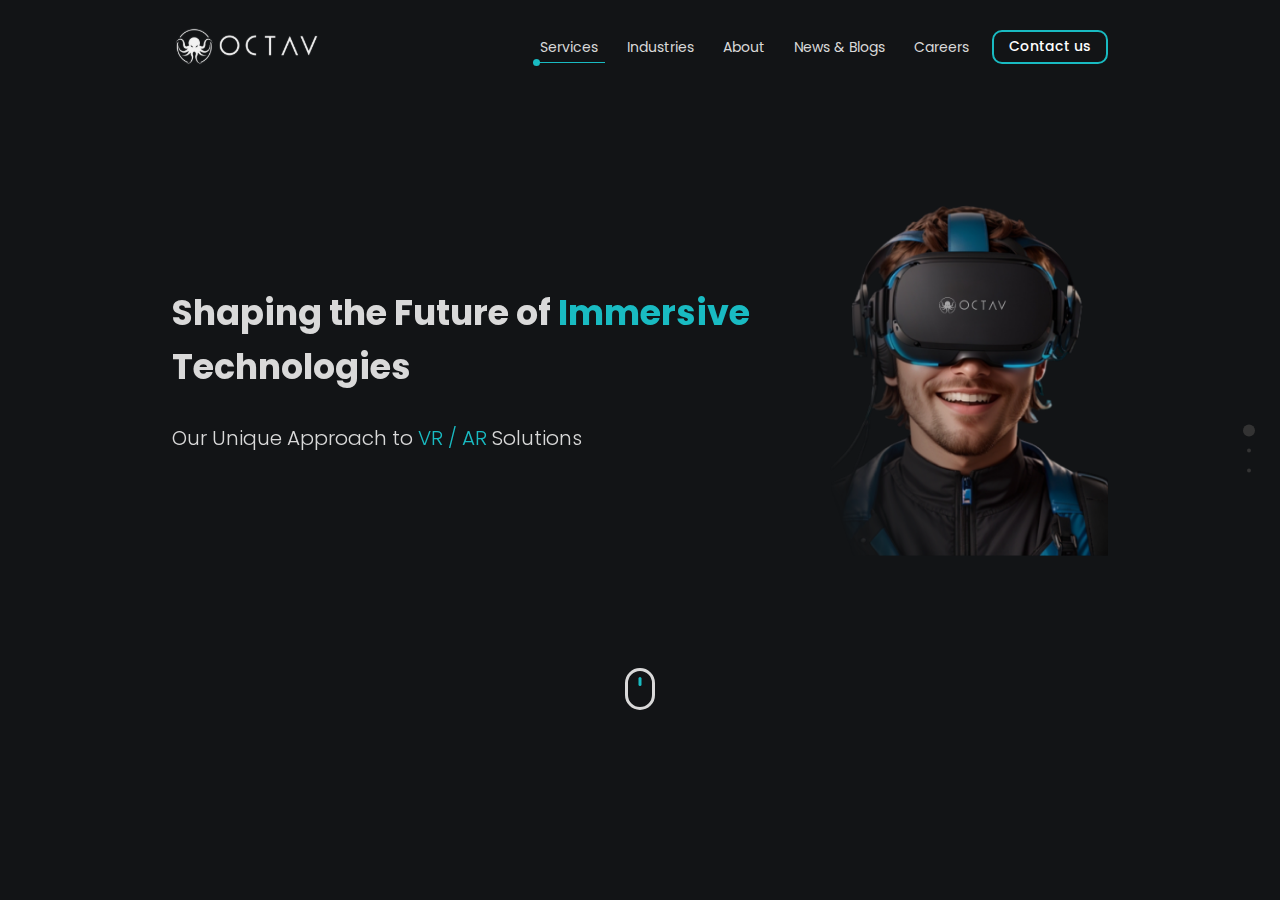
<file: services.html>
<!DOCTYPE html>
<html lang="en">
  <head>
    <meta charset="utf-8" />
    <title>OCTAV</title>
    <meta
      name="viewport"
      content="width=device-width, initial-scale=1, shrink-to-fit=no"
    />
    <meta name="description" content="Site description will be here" />
    <link rel="stylesheet" type="text/css" href="css/bootstrap.min.css" />
    <link rel="stylesheet" type="text/css" href="css/owl.carousel.min.css" />
    <link rel="stylesheet" type="text/css" href="css/fullpage.min.css" />
    <link rel="stylesheet" type="text/css" href="css/swiper.css" />
    <link href="https://unpkg.com/aos@2.3.1/dist/aos.css" rel="stylesheet" />
    <link
      href="https://kit-pro.fontawesome.com/releases/v5.15.2/css/pro.min.css"
      rel="stylesheet"
    />
    <link rel="stylesheet" href="css/nice-select.css" />
    <link rel="stylesheet" href="css/default-edit.css" />
    <link rel="stylesheet" type="text/css" href="style.css" />
    <link rel="stylesheet" type="text/css" href="css/responsive.css" />
    <!--End ALL STYLESHEET -->
  </head>

  <body>
    <!-- preloader -->
    <div id="preloader"></div>
    <!-- preloader-end -->
    <!-- main-wrap -->
    <div class="main-wrap">
      <!-- offcanvas-start -->
      <div class="offcanvas-menu">
        <div class="offmenu" id="menuParent">
          <a href="index.html" class="offcanvas-logo">
            <img src="images/logo.svg" alt="" />
          </a>
          <a href="#" class="offcanvas-close"><i class="fal fa-times"></i></a>
          <ul class="mobile-menu">
            <li><a href="services.html">Services</a></li>
            <li><a href="industries.html">Industries</a></li>
            <li><a href="about.html">About</a></li>
            <li><a href="news.html">News & Blogs</a></li>
            <li><a href="careers.html">Careers</a></li>
          </ul>
          <div class="d-flex align-items-center justify-content-center mt-3">
            <a
              href="contact.html"
              class="default-button default-button--bordered default-button--sm"
              >Contact us</a
            >
          </div>
        </div>
      </div>
      <div class="offcanvas-overlay"></div>
      <!-- offcanvas-start-end -->

      <!-- header-section -->
      <header class="header-section header-filled">
        <div class="container">
          <div class="header-section__inner">
            <a href="index.html" class="header_logo">
              <img src="images/logo.svg" alt="" />
            </a>

            <div class="main-menu d-lg-block d-none">
              <ul>
                <li><a class="active" href="services.html">Services</a></li>
                <li><a href="industries.html">Industries</a></li>
                <li><a href="about.html">About</a></li>
                <li><a href="news.html">News & Blogs</a></li>
                <li><a href="careers.html">Careers</a></li>
              </ul>
            </div>
            <a
              href="contact.html"
              class="default-button default-button--sm default-button--bordered hr-button d-lg-flex d-none"
              >Contact us</a
            >
            <a href="#" class="offcanvas-open d-lg-none ms-auto">
              <i class="far fa-bars"></i>
            </a>
          </div>
        </div>
      </header>
      <!--End header-section -->

      <!-- full-page-start -->
      <div id="fullpage">
        <!-- section -->
        <!-- hero-section -->
        <div class="section">
          <section class="service-hero">
            <div class="container">
              <div class="hero-section__inner">
                <div class="service-hero-row">
                  <div
                    class="col-b"
                    data-aos="fade-right"
                    data-aos-duration="1500"
                  >
                    <div class="hero-content">
                      <h1 class="h1">
                        Shaping the Future of
                        <span class="color-theme1">Immersive</span>
                        Technologies
                      </h1>
                      <h4>
                        Our Unique Approach to
                        <span class="color-theme1">VR / AR</span> Solutions
                      </h4>
                    </div>
                  </div>
                  <div
                    class="col-s d-lg-block d-none"
                    data-aos="fade-left"
                    data-aos-duration="1500"
                  >
                    <div class="hero-image">
                      <img
                        src="images/services-hero-image.png"
                        alt=""
                        class="img"
                      />
                    </div>
                  </div>
                </div>

                <!-- go-bottom -->
                <div class="go-bottom-outer pt-xl-5 pt-lg-4">
                  <div
                    class="go-bottom"
                    data-aos="fade-in"
                    data-aos-duration="1500"
                  >
                    <a href="#page2" class="go-bottom-button">
                      <!-- <img src="images/icon/move-bottom.svg" alt="" /> -->
                    </a>
                  </div>
                </div>
              </div>
            </div>
          </section>
        </div>
        <!-- hero-section end -->

        <!-- service-section -->
        <div class="section pt-0">
          <section class="service-section mt-5">
            <div class="container">
              <div class="service-section__inner">
                <!-- service-nav -->
                <div
                  class="service-nav"
                  data-aos="fade-in"
                  data-aos-duration="1500"
                >
                  <ul class="nav">
                    <li>
                      <a
                        class="active"
                        data-bs-toggle="tab"
                        data-bs-target=".service-pane-1"
                        href="#"
                        >VR / AR For Business</a
                      >
                    </li>
                    <li>
                      <a
                        data-bs-toggle="tab"
                        data-bs-target=".service-pane-2"
                        href="#"
                        >VR / AR / MR For Education</a
                      >
                    </li>
                    <li>
                      <a
                        data-bs-toggle="tab"
                        data-bs-target=".service-pane-3"
                        href="#"
                        >VR / AR / MR For Entertainment</a
                      >
                    </li>
                    <li>
                      <a
                        data-bs-toggle="tab"
                        data-bs-target=".service-pane-4"
                        href="#"
                        >VR / AR / MR Consulting</a
                      >
                    </li>
                  </ul>
                </div>
                <!-- service-nav-end -->

                <!-- service-tab-content -->
                <div
                  class="service-tab-content tab-content"
                  data-aos="zoom-in"
                  data-aos-duration="1500"
                >
                  <!-- =================================================================== -->
                  <!-- service-tab-pane -----------1)VR / AR For Business -->
                  <div
                    class="service-pane-1 service-tab-pane tab-pane fade show active"
                    id="service-pane-1"
                  >
                    <!-- serve-const-row -->
                    <div
                      class="serve-const-row__title cont-blk cont-blk--center"
                    >
                      <h2 class="h2 mb-0">VR / AR / MR For Business</h2>
                    </div>
                    <div class="serve-const-row">
                      <div class="serve-number">1</div>
                      <div class="serve-content">
                        <img
                          src="images/serve-const-bg.png"
                          alt=""
                          class="bg-shape"
                        />
                        <h4>
                          Our VR / AR / MR solutions for business will help you
                          streamline operations, improve productivity, and
                          reduce costs by leveraging the power of immersive
                          technology.
                        </h4>
                        <h4>
                          Whether you need to train employees, visualize complex
                          data, or showcase products, our team of experts will
                          work with you to design and develop a customized
                          solution that meets your specific needs.
                        </h4>
                      </div>
                    </div>
                    <!-- serve-const-row-end -->
                    <!-- service-uses-wrap -->
                    <div class="service-uses-wrap">
                      <img
                        src="images/service-use-tp-shape.png"
                        alt=""
                        class="service-uses-bg-shape-1"
                      />
                      <div
                        class="service-uses-title sec-title cont-blk cont-blk--center"
                      >
                        <h2 class="h2 mb-0">Use Cases</h2>
                      </div>

                      <!-- services-uses-all -->
                      <div
                        class="service-uses-all service-uses-all-active owl-carousel d-md-block slider-arrow-1 slider-arrow-centered"
                      >
                        <!-- services-uses-row -->
                        <div class="service-uses-row row">
                          <div class="col-lg-6">
                            <div class="service-use-content cont-blk">
                              <h5>VR/AR/MR</h5>
                              <h3>Virtual Training & Simulations</h3>
                              <p>
                                Train employees in a safe and controlled
                                environment, without the risk of injury or
                                damage to equipment. This is particularly useful
                                for industries such as manufacturing,
                                construction, and transportation.
                              </p>
                            </div>
                          </div>
                          <div class="col-lg-6 order-lg-0 order-first">
                            <div class="service-use-image">
                              <img
                                src="images/services/service-1-use-1.png"
                                alt=""
                                class="img"
                              />
                            </div>
                          </div>
                        </div>
                        <!-- services-uses-row-end -->
                        <!-- services-uses-row -->
                        <div class="service-uses-row row">
                          <div class="col-lg-6">
                            <div class="service-use-image">
                              <img
                                src="images/services/service-1-use-2.png"
                                alt=""
                                class="img"
                              />
                            </div>
                          </div>
                          <div class="col-lg-6">
                            <div class="service-use-content cont-blk">
                              <h5>VR/AR/MR</h5>
                              <h3>Visualization & Navigation</h3>
                              <p>
                                Allow customers to interact with your products
                                in a virtual space, giving them a better
                                understanding of their features and benefits.
                              </p>
                            </div>
                          </div>
                        </div>
                        <!-- services-uses-row-end -->
                        <!-- services-uses-row -->
                        <div class="service-uses-row row">
                          <div class="col-lg-6">
                            <div class="service-use-content cont-blk">
                              <h5>VR/MR</h5>
                              <h3>Remote Collaboration</h3>
                              <p>
                                Facilitate remote collaboration between teams &
                                allow them to work together in a virtual
                                environment. For example, team members can
                                collaborate on a virtual whiteboard, share 3D
                                models, and communicate in real-time, regardless
                                of their physical location.
                              </p>
                            </div>
                          </div>
                          <div class="col-lg-6 order-lg-0 order-first">
                            <div class="service-use-image">
                              <img
                                src="images/services/service-1-use-3.png"
                                alt=""
                                class="img"
                              />
                            </div>
                          </div>
                        </div>
                        <!-- services-uses-row-end -->
                        <!-- services-uses-row -->
                        <div class="service-uses-row row">
                          <div class="col-lg-6">
                            <div class="service-use-image">
                              <img
                                src="images/services/service-1-use-4.png"
                                alt=""
                                class="img"
                              />
                            </div>
                          </div>
                          <div class="col-lg-6">
                            <div class="service-use-content cont-blk">
                              <h5>VR/AR/MR</h5>
                              <h3>Marketing and advertising</h3>
                              <p>
                                Create immersive and engaging marketing and
                                advertising campaigns, which can help you reach
                                customers in new and exciting ways.
                              </p>
                            </div>
                          </div>
                        </div>
                        <!-- services-uses-row-end -->
                      </div>
                      <!-- services-uses-all-end -->
                    </div>
                    <!-- service-uses-wrap-end -->
                  </div>
                  <!-- service-tab-pane-end -->
                  <!-- =================================================================== -->

                  <!-- =================================================================== -->
                  <!-- service-tab-pane -----------1)VR / AR For Business -->
                  <div
                    class="service-pane-2 service-tab-pane tab-pane fade"
                    id="service-pane-2"
                  >
                    <!-- serve-const-row -->
                    <div
                      class="serve-const-row__title cont-blk cont-blk--center"
                    >
                      <h2 class="h2 mb-0">VR / AR / MR For Education</h2>
                    </div>
                    <div class="serve-const-row">
                      <div class="serve-number">2</div>
                      <div class="serve-content">
                        <img
                          src="images/serve-const-bg.png"
                          alt=""
                          class="bg-shape"
                        />
                        <h4>
                          Our VR / AR/ MR solutions for education transform the
                          way students learn, making it more engaging,
                          interactive, and effective.
                        </h4>
                        <h4>
                          Our team of experts will work with you to design and
                          develop custom content that aligns with your
                          curriculum and learning objectives, and helps students
                          develop critical thinking and problem-solving skills.
                        </h4>
                      </div>
                    </div>
                    <!-- serve-const-row-end -->
                    <!-- service-uses-wrap -->
                    <div class="service-uses-wrap">
                      <img
                        src="images/service-use-tp-shape.png"
                        alt=""
                        class="service-uses-bg-shape-1"
                      />
                      <div
                        class="service-uses-title sec-title cont-blk cont-blk--center"
                      >
                        <h2 class="h2 mb-0">Use Cases</h2>
                      </div>

                      <!-- services-uses-all -->
                      <div
                        class="service-uses-all service-uses-all-active owl-carousel d-lg-block slider-arrow-1 slider-arrow-centered"
                      >
                        <!-- services-uses-row -->
                        <div class="service-uses-row row">
                          <div class="col-lg-6">
                            <div class="service-use-content cont-blk">
                              <h5>VR/AR/MR</h5>
                              <h3>Virtual Training & Simulations</h3>
                              <p>
                                We create training and simulation experiences to
                                teach complex skills that are difficult or
                                expensive to practice in real life. For example:
                                Surgical Training Simulation, Virtual Patient
                                Simulation, Flight Simulation Training, Aviation
                                Emergency Response Simulation.
                              </p>
                            </div>
                          </div>
                          <div class="col-lg-6 order-lg-0 order-first">
                            <div class="service-use-image">
                              <img
                                src="images/services/service-2-use-1.png"
                                alt=""
                                class="img"
                              />
                            </div>
                          </div>
                        </div>
                        <!-- services-uses-row-end -->
                        <!-- services-uses-row -->
                        <div class="service-uses-row row">
                          <div class="col-lg-6">
                            <div class="service-use-image">
                              <img
                                src="images/services/service-2-use-2.png"
                                alt=""
                                class="img"
                              />
                            </div>
                          </div>
                          <div class="col-lg-6">
                            <div class="service-use-content cont-blk">
                              <h5>VR/AR/MR</h5>
                              <h3>Anatomy and Biology</h3>
                              <p>
                                We create 3D models of the human body, allowing
                                students to explore the body's systems and
                                structures in a more interactive and engaging
                                way.
                              </p>
                            </div>
                          </div>
                        </div>
                        <!-- services-uses-row-end -->
                        <!-- services-uses-row -->
                        <div class="service-uses-row row">
                          <div class="col-lg-6">
                            <div class="service-use-content cont-blk">
                              <h5>VR/AR/MR</h5>
                              <h3>Historical Reenactments</h3>
                              <p>
                                We create historical reenactments that allow to
                                experience key moments in history in an
                                interactive and engaging way. For example, the
                                user can experience the Battle of Waterloo or
                                the signing of the Declaration of Independence
                                in a virtual environment.
                              </p>
                            </div>
                          </div>
                          <div class="col-lg-6 order-lg-0 order-first">
                            <div class="service-use-image">
                              <img
                                src="images/services/service-2-use-3.png"
                                alt=""
                                class="img"
                              />
                            </div>
                          </div>
                        </div>
                        <!-- services-uses-row-end -->
                        <!-- services-uses-row -->
                        <div class="service-uses-row row">
                          <div class="col-lg-6">
                            <div class="service-use-image">
                              <img
                                src="images/services/service-2-use-4.png"
                                alt=""
                                class="img"
                              />
                            </div>
                          </div>
                          <div class="col-lg-6">
                            <div class="service-use-content cont-blk">
                              <h5>VR/MR</h5>
                              <h3>Soft Skills Training</h3>
                              <p>
                                We can provide an immersive and interactive
                                environment for soft skills training. The user
                                can practice these important interpersonal
                                skills in virtual simulations that closely mimic
                                real-life situations and social dynamics.
                              </p>
                            </div>
                          </div>
                        </div>
                        <!-- services-uses-row-end -->
                      </div>
                      <!-- services-uses-all-end -->
                    </div>
                    <!-- service-uses-wrap-end -->
                  </div>
                  <!-- service-tab-pane-end -->
                  <!-- =================================================================== -->

                  <!-- =================================================================== -->
                  <!-- service-tab-pane -----------1)VR / AR For Business -->
                  <div
                    class="service-pane-3 service-tab-pane tab-pane fade"
                    id="service-pane-3"
                  >
                    <!-- serve-const-row -->
                    <div
                      class="serve-const-row__title cont-blk cont-blk--center"
                    >
                      <h2 class="h2 mb-0">VR / AR / MR For Entertainment</h2>
                    </div>
                    <div class="serve-const-row">
                      <div class="serve-number">3</div>
                      <div class="serve-content">
                        <img
                          src="images/serve-const-bg.png"
                          alt=""
                          class="bg-shape"
                        />
                        <h4>
                          Our VR / AR / MR solutions for business will help you
                          streamline operations, improve productivity, and
                          reduce costs by leveraging the power of immersive
                          technology.
                        </h4>
                        <h4>
                          Whether you need to train employees, visualize complex
                          data, or showcase products, our team of experts will
                          work with you to design and develop a customized
                          solution that meets your specific needs.
                        </h4>
                      </div>
                    </div>
                    <!-- serve-const-row-end -->
                    <!-- service-uses-wrap -->
                    <div class="service-uses-wrap">
                      <img
                        src="images/service-use-tp-shape.png"
                        alt=""
                        class="service-uses-bg-shape-1"
                      />
                      <div
                        class="service-uses-title sec-title cont-blk cont-blk--center"
                      >
                        <h2 class="h2 mb-0">Use Cases</h2>
                      </div>

                      <!-- services-uses-all -->
                      <div
                        class="service-uses-all service-uses-all-active owl-carousel d-lg-block slider-arrow-1 slider-arrow-centered"
                      >
                        <!-- services-uses-row -->
                        <div class="service-uses-row row">
                          <div class="col-lg-6">
                            <div class="service-use-content cont-blk">
                              <h5>VR/AR/MR</h5>
                              <h3>Branded Experiences</h3>
                              <p>
                                We create branded experiences that showcase the
                                company's products and values in a memorable
                                way.
                              </p>
                            </div>
                          </div>
                          <div class="col-lg-6 order-lg-0 order-first">
                            <div class="service-use-image">
                              <img
                                src="images/services/service-3-use-1.png"
                                alt=""
                                class="img"
                              />
                            </div>
                          </div>
                        </div>
                        <!-- services-uses-row-end -->
                        <!-- services-uses-row -->
                        <div class="service-uses-row row">
                          <div class="col-lg-6">
                            <div class="service-use-image">
                              <img
                                src="images/services/service-3-use-2.png"
                                alt=""
                                class="img"
                              />
                            </div>
                          </div>
                          <div class="col-lg-6">
                            <div class="service-use-content cont-blk">
                              <h5>VR/AR/MR</h5>
                              <h3>Event Entertainment</h3>
                              <p>
                                We provide interactive and engaging
                                entertainment at events, such as concerts,
                                festivals, and sporting events.
                              </p>
                            </div>
                          </div>
                        </div>
                        <!-- services-uses-row-end -->
                        <!-- services-uses-row -->
                        <div class="service-uses-row row">
                          <div class="col-lg-6">
                            <div class="service-use-content cont-blk">
                              <h5>VR/MR</h5>
                              <h3>Gamification</h3>
                              <p>
                                We create immersive and engaging games for
                                companies that provide an interactive, memorable
                                and engaging experience for employees.
                              </p>
                            </div>
                          </div>
                          <div class="col-lg-6 order-lg-0 order-first">
                            <div class="service-use-image">
                              <img
                                src="images/services/service-3-use-3.png"
                                alt=""
                                class="img"
                              />
                            </div>
                          </div>
                        </div>
                        <!-- services-uses-row-end -->
                        <!-- services-uses-row -->
                        <div class="service-uses-row row">
                          <div class="col-lg-6">
                            <div class="service-use-image">
                              <img
                                src="images/services/service-3-use-4.png"
                                alt=""
                                class="img"
                              />
                            </div>
                          </div>
                          <div class="col-lg-6">
                            <div class="service-use-content cont-blk">
                              <h5>VR/AR/MR</h5>
                              <h3>Museums & Cultural Institutions</h3>
                              <p>
                                We create immersive and interactive exhibits at
                                museums and cultural institutions, allowing
                                visitors to explore art, history, and culture in
                                new and exciting ways.
                              </p>
                            </div>
                          </div>
                        </div>
                        <!-- services-uses-row-end -->
                      </div>
                      <!-- services-uses-all-end -->
                    </div>
                    <!-- service-uses-wrap-end -->
                  </div>
                  <!-- service-tab-pane-end -->
                  <!-- =================================================================== -->

                  <!-- =================================================================== -->
                  <!-- service-tab-pane -----------1)VR / AR For Business -->
                  <div
                    class="service-pane-4 service-tab-pane tab-pane fade"
                    id="service-pane-4"
                  >
                    <!-- serve-const-row -->
                    <div
                      class="serve-const-row__title cont-blk cont-blk--center"
                    >
                      <h2 class="h2 mb-0">VR / AR / MR Consulting</h2>
                    </div>
                    <div class="serve-const-row">
                      <div class="serve-number">4</div>
                      <div class="serve-content">
                        <img
                          src="images/serve-const-bg.png"
                          alt=""
                          class="bg-shape"
                        />
                        <h4>
                          Our VR/AR consulting services will help you develop a
                          comprehensive and effective strategy for implementing
                          immersive technology in your business or organization.
                        </h4>
                        <h4>
                          Our team of experts will work with you to assess your
                          needs, identify opportunities, and develop a plan that
                          aligns with your goals and budget.
                        </h4>
                      </div>
                    </div>
                    <!-- serve-const-row-end -->
                    <!-- service-uses-wrap -->
                    <div class="service-uses-wrap">
                      <img
                        src="images/service-use-tp-shape.png"
                        alt=""
                        class="service-uses-bg-shape-1"
                      />
                      <div
                        class="service-uses-title sec-title cont-blk cont-blk--center"
                      >
                        <h2 class="h2 mb-0">Use Cases</h2>
                      </div>

                      <!-- services-uses-all -->
                      <div
                        class="service-uses-all service-uses-all-active owl-carousel d-lg-block slider-arrow-1 slider-arrow-centered"
                      >
                        <!-- services-uses-row -->
                        <div class="service-uses-row row">
                          <div class="col-lg-6">
                            <div class="service-use-content cont-blk">
                              <h5>VR/AR/MR</h5>
                              <h3>Technology Assessment</h3>
                              <p>
                                We help you determine which technologies are the
                                best fit for your needs and budget. We provide
                                expertise on the latest VR/AR/MR technologies,
                                as well as guidance on how to integrate those
                                technologies into existing systems and
                                workflows.
                              </p>
                            </div>
                          </div>
                          <div class="col-lg-6 order-lg-0 order-first">
                            <div class="service-use-image">
                              <img
                                src="images/services/service-4-use-1.png"
                                alt=""
                                class="img"
                              />
                            </div>
                          </div>
                        </div>
                        <!-- services-uses-row-end -->
                        <!-- services-uses-row -->
                        <div class="service-uses-row row">
                          <div class="col-lg-6">
                            <div class="service-use-image">
                              <img
                                src="images/services/service-4-use-2.png"
                                alt=""
                                class="img"
                              />
                            </div>
                          </div>
                          <div class="col-lg-6">
                            <div class="service-use-content cont-blk">
                              <h5>VR/AR/MR</h5>
                              <h3>Implementation Planning</h3>
                              <p>
                                We help you develop a detailed plan for
                                implementing VR/AR/MR solutions, including
                                timelines, budgets, and resource allocation. We
                                also assist you in identifying potential
                                roadblocks and developing strategies to overcome
                                them.
                              </p>
                            </div>
                          </div>
                        </div>
                        <!-- services-uses-row-end -->
                        <!-- services-uses-row -->
                        <div class="service-uses-row row">
                          <div class="col-lg-6">
                            <div class="service-use-content cont-blk">
                              <h5>VR/MR</h5>
                              <h3>User Experience Design</h3>
                              <p>
                                We help you design user experiences that are
                                intuitive, engaging, and effective. We can
                                provide expertise on best practices for user
                                interface design, content creation, and user
                                engagement.
                              </p>
                            </div>
                          </div>
                          <div class="col-lg-6 order-lg-0 order-first">
                            <div class="service-use-image">
                              <img
                                src="images/services/service-4-use-3.png"
                                alt=""
                                class="img"
                              />
                            </div>
                          </div>
                        </div>
                        <!-- services-uses-row-end -->
                        <!-- services-uses-row -->
                        <div class="service-uses-row row">
                          <div class="col-lg-6">
                            <div class="service-use-image">
                              <img
                                src="images/services/service-4-use-4.png"
                                alt=""
                                class="img"
                              />
                            </div>
                          </div>
                          <div class="col-lg-6">
                            <div class="service-use-content cont-blk">
                              <h5>VR/AR/MR</h5>
                              <h3>Innovation workshops</h3>
                              <p>
                                We organize innovation workshops that help
                                businesses explore new and creative uses for
                                VR/AR/MR technologies. These workshops can bring
                                together experts from different fields to
                                brainstorm new ideas and identify opportunities
                                for innovation.
                              </p>
                            </div>
                          </div>
                        </div>
                        <!-- services-uses-row-end -->
                      </div>
                      <!-- services-uses-all-end -->
                    </div>
                    <!-- service-uses-wrap-end -->
                  </div>
                  <!-- service-tab-pane-end -->
                  <!-- =================================================================== -->
                </div>
                <!-- service-tab-content-end -->
              </div>
            </div>
          </section>
        </div>
        <!-- service-section-end -->

        <!-- section -->
        <div class="section">
          <!-- cta-section -->
          <section class="cta-section">
            <div class="container">
              <div class="cta-section__inner">
                <div
                  class="cta-card"
                  data-aos="fade-up"
                  data-aos-duration="1500"
                >
                  <div class="cta-card_content">
                    <h3>Let's Build Your Immersive Future Together</h3>
                  </div>
                  <div class="buttons">
                    <a
                      href="#"
                      class="default-button button default-button--white"
                      >Contact us</a
                    >
                    <a href="#" class="default-button button">Book a Meeting</a>
                  </div>
                </div>
              </div>
            </div>
          </section>
          <!-- cta-section-end -->

          <!-- footer-section -->
          <footer
            class="footer-section"
            data-aos="fade-in"
            data-aos-duration="1500"
          >
            <div class="container">
              <div class="footer-section__inner">
                <div class="footer-row row g-5">
                  <div class="col-lg-3 col-md-6">
                    <div class="footer-logo-column">
                      <a href="index.html" class="footer-logo">
                        <img src="images/footer-logo.svg" alt="" />
                      </a>
                      <p class="copy-right">
                        Copyright © 2023 <br />
                        OCTAV Solutions
                      </p>
                    </div>
                  </div>
                  <div class="col-lg-3 col-md-6">
                    <div class="footer-menu">
                      <h4>About</h4>
                      <ul>
                        <li><a href="#">Company Overview</a></li>
                        <li><a href="#">Mission</a></li>
                        <li><a href="#">Vision</a></li>
                        <li><a href="#">Values</a></li>
                      </ul>
                    </div>
                  </div>
                  <div class="col-lg-3 col-md-6">
                    <div class="footer-menu">
                      <h4>COMPANY</h4>
                      <ul>
                        <li><a href="services.html">Services</a></li>
                        <li><a href="industries.html">Industries</a></li>
                        <li><a href="careers.html">Careers</a></li>
                        <li><a href="news.html">News & Blogs</a></li>
                        <li><a href="#">Privacy Policy</a></li>
                        <li><a href="#">Term of Services</a></li>
                      </ul>
                    </div>
                  </div>
                  <div class="col-lg-3 col-md-6">
                    <div class="footer-menu">
                      <h4 class="contact-medias-title-ft">Contact us</h4>
                      <ul class="s-ul">
                        <li>
                          <a href="#">
                            <i class="fab fa-linkedin-in"></i>
                          </a>
                        </li>
                        <li>
                          <a href="#">
                            <i class="fab fa-facebook-f"></i>
                          </a>
                        </li>
                        <li>
                          <a href="#">
                            <i class="fab fa-twitter"></i>
                          </a>
                        </li>
                        <li>
                          <a href="#">
                            <i class="fab fa-youtube"></i>
                          </a>
                        </li>
                      </ul>
                    </div>
                  </div>
                </div>
              </div>
            </div>
          </footer>
          <!--End footer-section -->
        </div>
        <!-- section-end -->
      </div>
      <!-- full-page-end -->
    </div>
    <!-- main-wrap -->

    <!-- js -->
    <script src="js/jquery-3.6.0.min.js"></script>
    <script src="js/bootstrap.bundle.min.js"></script>
    <script src="js/jquery.nice-select.min.js"></script>
    <script src="js/owl.carousel.min.js"></script>
    <script src="js/fullpage.min.js"></script>
    <script src="js/swiper.js"></script>
    <script src="https://unpkg.com/aos@2.3.1/dist/aos.js"></script>
    <script src="js/main.js"></script>
    <script>
      AOS.init({ once: true });
    </script>
    <script>
      // AOS.init({ once: true });
    </script>
    <!-- End All Js -->
  </body>
</html>
</file>
<file: css/nice-select.css>
.nice-select {
  -webkit-tap-highlight-color: transparent;
  background-color: #fff;
  border-radius: 5px;
  border: solid 1px #e8e8e8;
  box-sizing: border-box;
  clear: both;
  cursor: pointer;
  display: block;
  float: left;
  font-family: inherit;
  font-size: 14px;
  font-weight: normal;
  height: 42px;
  line-height: 40px;
  outline: none;
  padding-left: 18px;
  padding-right: 30px;
  position: relative;
  text-align: left !important;
  -webkit-transition: all 0.2s ease-in-out;
  transition: all 0.2s ease-in-out;
  -webkit-user-select: none;
     -moz-user-select: none;
      -ms-user-select: none;
          user-select: none;
  white-space: nowrap;
  width: auto; }
  .nice-select:hover {
    border-color: #dbdbdb; }
  .nice-select:active, .nice-select.open, .nice-select:focus {
    border-color: #999; }
  .nice-select:after {
    border-bottom: 2px solid #999;
    border-right: 2px solid #999;
    content: '';
    display: block;
    height: 5px;
    margin-top: -4px;
    pointer-events: none;
    position: absolute;
    right: 12px;
    top: 50%;
    -webkit-transform-origin: 66% 66%;
        -ms-transform-origin: 66% 66%;
            transform-origin: 66% 66%;
    -webkit-transform: rotate(45deg);
        -ms-transform: rotate(45deg);
            transform: rotate(45deg);
    -webkit-transition: all 0.15s ease-in-out;
    transition: all 0.15s ease-in-out;
    width: 5px; }
  .nice-select.open:after {
    -webkit-transform: rotate(-135deg);
        -ms-transform: rotate(-135deg);
            transform: rotate(-135deg); }
  .nice-select.open .list {
    opacity: 1;
    pointer-events: auto;
    -webkit-transform: scale(1) translateY(0);
        -ms-transform: scale(1) translateY(0);
            transform: scale(1) translateY(0); }
  .nice-select.disabled {
    border-color: #ededed;
    color: #999;
    pointer-events: none; }
    .nice-select.disabled:after {
      border-color: #cccccc; }
  .nice-select.wide {
    width: 100%; }
    .nice-select.wide .list {
      left: 0 !important;
      right: 0 !important; }
  .nice-select.right {
    float: right; }
    .nice-select.right .list {
      left: auto;
      right: 0; }
  .nice-select.small {
    font-size: 12px;
    height: 36px;
    line-height: 34px; }
    .nice-select.small:after {
      height: 4px;
      width: 4px; }
    .nice-select.small .option {
      line-height: 34px;
      min-height: 34px; }
  .nice-select .list {
    background-color: #fff;
    border-radius: 5px;
    box-shadow: 0 0 0 1px rgba(68, 68, 68, 0.11);
    box-sizing: border-box;
    margin-top: 4px;
    opacity: 0;
    overflow: hidden;
    padding: 0;
    pointer-events: none;
    position: absolute;
    top: 100%;
    left: 0;
    -webkit-transform-origin: 50% 0;
        -ms-transform-origin: 50% 0;
            transform-origin: 50% 0;
    -webkit-transform: scale(0.75) translateY(-21px);
        -ms-transform: scale(0.75) translateY(-21px);
            transform: scale(0.75) translateY(-21px);
    -webkit-transition: all 0.2s cubic-bezier(0.5, 0, 0, 1.25), opacity 0.15s ease-out;
    transition: all 0.2s cubic-bezier(0.5, 0, 0, 1.25), opacity 0.15s ease-out;
    z-index: 9; }
    .nice-select .list:hover .option:not(:hover) {
      background-color: transparent !important; }
  .nice-select .option {
    cursor: pointer;
    font-weight: 400;
    line-height: 40px;
    list-style: none;
    min-height: 40px;
    outline: none;
    padding-left: 18px;
    padding-right: 29px;
    text-align: left;
    -webkit-transition: all 0.2s;
    transition: all 0.2s; }
    .nice-select .option:hover, .nice-select .option.focus, .nice-select .option.selected.focus {
      background-color: #f6f6f6; }
    .nice-select .option.selected {
      font-weight: bold; }
    .nice-select .option.disabled {
      background-color: transparent;
      color: #999;
      cursor: default; }

.no-csspointerevents .nice-select .list {
  display: none; }

.no-csspointerevents .nice-select.open .list {
  display: block; }
</file>
<file: css/default-edit.css>
/* ---buttons--- */
.default-button {
	padding: 8px 20px;
	font-size: 14px;
	font-weight: 600;
	min-height: 47px;
	min-width: 160px;
	border-radius: 3px;
	background: var(--theme__color1);
	color: #292835;
	display: inline-flex;
	align-items: center;
	justify-content: center;
	text-align: center;
	border: 2px solid transparent;
	transition: 0.3s;
	position: relative;
	z-index: 1;
}
.default-button:hover {
    background: transparent;
    border-color: var(--theme__color1);
    color: #292835;
    color: var(--theme__color1);
}
.default-button--bordered {
    border-color: var(--theme__color1);
    color: var(--theme__color1);
    background: transparent;
    color: #fff;
}

.default-button--white {
    background: #D9D9D9;
}
.default-button--white:hover {
    border-color: #fff;
    color: #fff;
    background: transparent;
}
.default-button--nw-rds {
    border-radius: 15px 30px;
}

.default-button--sm {
    min-height: 34px;
    min-width: 110px;
    font-size: 14px;
    border-radius: 10px;
    padding: 2px 15px;
    font-weight: 500;
}
/* ---buttons---end */

/* small-tools */
.underline {
    text-decoration: underline !important;
}
.h-initial {
    height: initial !important;
}
.space-nowrap {
    white-space: nowrap;
}
.hidden-scroll {
    overflow-y: auto !important;
    -ms-overflow-style: none !important;  /* IE and Edge */
    scrollbar-width: none !important;  /* Firefox */
}
.hidden-scroll::-webkit-scrollbar {
    display: none !important;
}
.pseudo-before-none::before {
    display: none !important;
}
.pseudo-after-none::after {
    display: none !important;
}
.pseudo-none::before,
.pseudo-none::after {
    display: none !important;
}



.flip {
    transform: rotateY(180deg);
}
.flip-x {
    transform: rotateX(180deg);
}
.rotate1_8 {
    transform: rotate(45deg) !important;
}
.rotate2_8 {
    transform: rotate(90deg) !important;
}
.rotate3_8 {
    transform: rotate(135deg) !important;
}
.rotate4_8 {
    transform: rotate(180deg) !important;
}
.rotate5_8 {
    transform: rotate(225deg) !important;
}
.rotate6_8 {
    transform: rotate(270deg) !important;
}
.rotate7_8 {
    transform: rotate(315deg) !important;
}
.rotate8_8 {
    transform: rotate(360deg) !important;
}


/* bg */
.bg-theme1 {
    background: var(--theme__color1) !important;
}
.bg-theme2 {
    background: var(--theme__color2) !important;
}
.bg-theme3 {
    background: var(--theme__color3) !important;
}
.bg-theme4 {
    background: var(--theme__color4) !important;
}

/* hover--bg */
.hover-bg-theme1:hover {
    background: var(--theme__color1) !important;
}
.hover-bg-theme2:hover {
    background: var(--theme__color2) !important;
}
.hover-bg-theme3:hover {
    background: var(--theme__color3) !important;
}
.hover-bg-theme4:hover {
    background: var(--theme__color4) !important;
}


/* fonts */
.font1 {
    font-family: var(--font1);
}
.font2 {
    font-family: var(--font2);
}
.font3 {
    font-family: var(--font3);
}
.font4 {
    font-family: var(--font4);
}


/* text-color */
.color-white {
    color: #fff !important;
}
.color-text {
    color: var(--text__color1) !important;
}
.color-theme1 {
    color: var(--theme__color1) !important;
}
.color-theme2 {
    color: var(--theme__color2) !important;
}
.color-theme3 {
    color: var(--theme__color3) !important;
}
.color-theme4 {
    color: var(--theme__color4) !important;
}


/* text-align */
.text-left {
    text-align: left !important;
}
.text-right {
    text-align: right !important;
}
.text-center {
    text-align: center !important;
}
.text-justified {
    text-align: justify !important;
}


/* font-weights */
.fw-200 {
    font-weight: 200 !important;
}
.fw-300 {
    font-weight: 300 !important;
}
.fw-400 {
    font-weight: 400 !important;
}
.fw-500 {
    font-weight: 500 !important;
}
.fw-600{
    font-weight: 600!important;
}
.fw-700 {
    font-weight: 700 !important;
}
.fw-800{
    font-weight: 800!important;
}



/* nice-select-edit */
.nice-select {
    height: initial;
    min-height: initial;
    line-height: 1;
    padding: 0 20px 0 0;
    float: none;
    display: inline-block;
    border: none;
}
.nice-select:after {
    margin-top: -2px;
}
.nice-select .list .option,
.nice-select.open .list .option {
    font-size: 13px;
    line-height: initial;
    min-height: initial;
    padding: 13px 15px;
    min-width: 50px;
}
.nice-select .option.selected {
    font-weight: inherit;
}
.nice-select .list {
    border-radius: 2px;
    min-width: 100%;
    color: #494949;
}

@media (max-width: 767px) {
    .nice-select .list .option,
    .nice-select.open .list .option {
        font-size: 13px;
        line-height: initial;
        min-height: initial;
        padding: 8px 12px;
        min-width: 50px;
    } 
}





/* important */
#scrollUp {
    background-image: url("../images/base/top.png");
    bottom: 20px;
    right: 20px;
    width: 38px;    /* Width of image */
    height: 38px;   /* Height of image */
    color: transparent;
}
</file>
<file: style.css>
/*-----------------------------------=========Main-Style-Sheet=========----------------------------------------*/


@import url('https://fonts.googleapis.com/css2?family=Inter:wght@300;400;500;600;700;800&family=Lexend:wght@200;300;400;500;600;700;800&family=Noto+Sans:wght@200;300;400;500;600;700;800;900&family=Poppins:wght@200;300;400;500;600;700;800&display=swap');
:root {
  --theme__color1: #19BBC2;
  --poppins: 'Poppins', sans-serif;
  --inter: 'Inter', sans-serif;
  --lexend: 'Lexend', sans-serif;
  --noto-sans: 'Noto Sans', sans-serif;
}
*,::before,::after {
  box-sizing: border-box;
}
body {
  font-size: 16px;
  line-height: 1.5;
  background: linear-gradient(#121416, #121416);
  color: #D9D9D9;
  overflow-x: hidden;
  word-wrap: break-word;
  word-break: normal;
  font-weight: 400;
  -webkit-font-smoothing: antialiased;
  font-family: var(--poppins);
}
a, a:active, a:focus, a:active, a:hover {
  text-decoration:none !important;
  color: inherit;
}
input{
  -ms-box-sizing: border-box;
  box-sizing: border-box;
}
a:hover,
a:focus,
input:focus,
input:hover,
select:focus,
select:hover,
select:active,
textarea:focus,
textarea:hover,
button:focus {
  outline: none;
}
::placeholder {
  opacity: 1;
}
:focus::placeholder {
  opacity: 0;
}
table {
  border-collapse: separate;
  border-spacing: 0;
  table-layout: fixed; /* Prevents HTML tables from becoming too wide */
  width: 100%;
}
img {
  -ms-interpolation-mode: bicubic;
  border: 0;
  height: auto;
  max-width: 100%;
  vertical-align: middle;
}
iframe {
  width: 100%;
}
h1, h2, h3, h4, h5, h6,
.h1, .h2, .h3, .h4, .h5, .h6{
  font-weight: 700;
}
ul{
    margin: 0;
    padding: 0;
    list-style: none;
}
p{
  margin-bottom: 15px;
}
p:last-child{
  margin: 0;
}
.main-wrap {
  width: 100%;
  overflow: hidden;
}
@media (max-width: 1399px) and (min-width: 1200px) {
  .container {
    max-width: 960px;
  }
}
@media (min-width: 1400px) {
  .container {
    max-width: 1145px;
  }
}




/* header */
.header-section {
  padding: 30px 0;
  position: fixed;
  top: 0;
  left: 0;
  width: 100%;
  z-index: 100;
}
.header-filled {
  background: linear-gradient(#121416, #121416);
}
.header-section__inner {
  display: flex;
  align-items: center;
}
.header_logo {

}
.header_logo img {

}
.main-menu {
  margin-left: auto;
}
.main-menu > ul {
  display: flex;
  gap: 29px;
}
.main-menu > ul > li {

}
.main-menu > ul > li > a {
  font-size: 14px;
  font-weight: 400;
  color: #D9D9D9;
  transition: 0.3s;
  position: relative;
}
.main-menu > ul > li > a:hover {
  color: var(--theme__color1);
}
.main-menu > ul > li > a::after {
  content: '';
  height: 1px;
  width: calc(100% + 14px);
  display: block;
  position: absolute;
  top: calc(100% + 5px);
  left: 50%;
  transform: translate(-50%,0);
  background: var(--theme__color1);
  opacity: 0;
  transition: 0.3s;
}
.main-menu > ul > li > a::before {
  content: '';
  height: 7px;
  width: 7px;
  display: block;
  position: absolute;
  top: calc(100% + 2px);
  border-radius: 50%;
  left: -7px;
  background: var(--theme__color1);
  opacity: 0;
  transition: 0.3s;
}
.main-menu > ul > li > a.active::after,
.main-menu > ul > li > a.active::before {
  opacity: 1;
}

.hr-button {
  margin-left: 23px;
}
/* header-end */


/* ---offcanvas-css--- */
.offcanvas-open {
  font-size: 22px;
  transition: 0.3s;
}
.offcanvas-open:hover {
  color: #97A3AE;
}
.offcanvas-close {
  color: var(--theme__color1);
  position: absolute;
  transition: 0.3s;
  right: 15px;
  top: 24px;
  font-size: 22px;
  line-height: 1;
}
.offcanvas-close:hover {
  color: #97A3AE;
}

.offcanvas-logo {
  position: absolute;
  top: 10px;
  left: 50%;
  transform: translate(-50%,0);
  display: block;
  text-align: center;
  width: 140px;
}

.offcanvas-menu {
  position: fixed;
  height: 100%;
  width: 100%;
  top: 0;
  left: 0;
  z-index: 1000;
  transform: translateX(-105%);
  transition: 0.3s;
}
.offcanvas-menu.active {
  transform: translate(0);
}
.offcanvas-menu .offmenu {
  max-width: 250px;
  min-width: 200px;
  z-index: 5;
  position: relative;
  background: #121416;
  height: 100%;
  padding: 70px 20px 40px;
  overflow: auto;
  -ms-overflow-style: none;  
  scrollbar-width: none;
}
.offcanvas-menu .offmenu :-webkit-scrollbar {
  display: none;
}
.mobile-menu li a {
  display: block;
  text-align: center;
  font-size: 16px;
  color: var(--theme__color1);
  padding: 10px;
}
.dropdown-menu-custom ul {
  background: #fff;
  padding: 20px 0;
}
.dropdown-menu-custom ul li a {
  color: #97A3AE;
}
.offcanvas-overlay {
  position: fixed;
  top: 0;
  left: 0;
  height: 100%;
  width: 100%;
  background: rgba(0, 0, 0, 0.178);
  z-index: 2;
  transform: 0;
  z-index: 900;
  opacity: 0;
  visibility: hidden;
  transition: 0.3s;
}
.offcanvas-overlay.active {
  opacity: 1;
  visibility: visible;
}
/* ---offcanvas-css-end---*/

/* --preloader-- */
#preloader {
  display: none;
  position: fixed;
  top: 0;
  left: 0;
  right: 0;
  bottom: 0;
  z-index: 9999;
  overflow: hidden;
  background: #fff;
}
#preloader:before {
  content: "";
  position: fixed;
  top: calc(50% - 30px);
  left: calc(50% - 30px);
  border: 6px solid var(--theme__color1);
  border-top-color: #e2eefd;
  border-radius: 50%;
  width: 60px;
  height: 60px;
  -webkit-animation: animate-preloader 1s linear infinite;
  animation: animate-preloader 1s linear infinite;
}
@-webkit-keyframes animate-preloader {
  0% {
      transform: rotate(0deg);
  }
  100% {
      transform: rotate(360deg);
  }
}
@keyframes animate-preloader {
  0% {
      transform: rotate(0deg);
  }
  100% {
      transform: rotate(360deg);
  }
}
/* --preloader-end-- */


/* ---full-page--- */
#fullpage {
}
.section {
  padding-top: 40px;
  display: flex;
  flex-direction: column;
  justify-content: center;
  overflow: hidden;
}

.fp-overflow {
  
}
/* width */::-webkit-scrollbar {
  width: 12px;
}
/* Track */
::-webkit-scrollbar-track {
  background: #ABABAB; 
}
/* Handle */
::-webkit-scrollbar-thumb {
  background: var(--theme__color1); 
  border-radius: 2px;
}
/* Handle on hover */
::-webkit-scrollbar-thumb:hover {
  background: #555; 
}
/* ---full-page---end */


/* ---hero-section--- */
.home-hero-section {

}
.home-hero-section .fp-overflow {
  /* flex-grow: 1; */
  display: flex;
  flex-direction: column;
}
.tools-section {
  margin-top: 5vh;
}
.go-bottom-outer {
  margin-top: 6vh;
  margin-bottom: auto;
}




.hero-section {
  padding: 10px 0;
  margin-top: auto;
}

.hero-section__inner {

}

.hero-row {
  align-items: center;
  display: flex;
}
.hero-row .col-b {
  width: 55%;
}
.hero-row .col-s {
  flex-shrink: 0;
}
.hero-content {

}
.hero-content h4 {
  font-size: 28px;
  margin-bottom: 24px;
  font-weight: 300;
}
.hero-content .h1 {
  font-size: 48px;
  margin-bottom: 32px;
  line-height: 1.55;
  font-weight: 700;
}
.hero-image {

}
.hero-image .img {
  width: 100%;
}
/* ---hero-section---end */


/* ---service-hero--- */
.service-hero {
  padding: 20px 0 50px;
  overflow: hidden;
}

.service-hero-row {
  display: flex;
  align-items: center;
}
.service-hero-row .col-b {
  width: 80%;
}
.service-hero-row .col-s {

}


.service-hero .hero-content {
  
}
.service-hero .hero-image {

}
/* ---service-hero---end */


/* ---common--- */
.h2 {
	font-size: 40px;
	margin-bottom: 14px;
	font-weight: 700;
}
.h2-bdr {
  position: relative;
  padding: 0 13px 21px;
}
.h2-bdr::after {
  content: '';
  height: 2px;
  background: var(--theme__color1);
  filter: drop-shadow(0px 2px 4px rgba(25, 187, 194, 0.47));
  display: block;
  position: absolute;
  top: 100%;
  left: 50%;
  transform: translate(-50%,0);
  width: 100%;
}
.h4 {
  font-size: 18px;
  font-weight: 400;
}
.cont-blk {
  display: flex;
  flex-direction: column;
  align-items: flex-start;
}
.cont-blk--center {
  text-align: center;
  align-items: center;
}

.sec-title {
  margin-bottom: 40px;
}
/* ---common---end */


/* ---tools-section--- */
.tools-section {
  padding: 60px 0;
}
.tools-section__inner {

}
.tools-list {
  
}
.tools-list::before, .tools-list::after {
	content: '';
	height: 100%;
	width: 30px;
	display: block;
	background: linear-gradient(to right, #121416, #121416, transparent);
	position: absolute;
	top: 0;
	left: 0;
	z-index: 1;
}
.tools-list::after {
	right: 0;
	left: unset;
	transform: rotate(180deg);
}
.tool-item {
  gap: 10px;
  font-size: 20px;
  font-weight: 600;
  color: #A6A6A6;
  display: flex;
}
.tool-item .icon {

}
.tool-item .icon img {

}
.tool-item .txt {

}

.go-bottom {
  display: flex;
  align-items: center;
  justify-content: center;
}
.go-bottom-button {
  width: 30px;
  height: 42px;
  border: 3px solid #D9D9D9;
  border-radius: 40px;
  margin-top: 10px;
  display: inline-flex;
  position: relative;
}
.go-bottom-button::before {
  content: '';
  height: 9px;
  width: 3px;
  display: block;
  position: absolute;
  background: var(--theme__color1);
  border-radius: 10px;
  left: 50%;
  transform: translate(-50%,0);
  top: 6px;
  animation: 2s go-bottom-button-animation linear infinite;
}
@keyframes go-bottom-button-animation {
  0% {
    opacity: 0;
    top: 6px;
  }
  15% {
    opacity: 1;
    top: 6px;
  }
  50% {
    opacity: 1;
    top: 20px;
  }
  90% {
    opacity: 0;
    top: 20px;
  }
  100% {
    opacity: 0;
    top: 6px;
  }
}
/* ---tools-section---end */


/* ---xr-section--- */
.xr-section {
  padding: 75px 0;
}
.xr-section__inner {

}
.xr-section__title {

}

.xr-row {
  align-items: center;
}
.xr-image {

}
.xr-image .img {

}
.xr-cards {
	--bs-gutter-x: 35px;
	--bs-gutter-y: 30px;
}
.xr-cards [class*='col-'] {
  display: flex;
  flex-direction: column;
}
.xr-card {
  padding: 15px 20px 45px;
  border-radius: 8px;
  border: 2px solid #19BBC2;
  box-shadow: 0px 2px 4px 0px rgba(25, 187, 194, 0.29);
  display: flex;
  align-items: center;
  text-align: center;
  flex-direction: column;
  flex-grow: 1;
  transition: 0.3s;
  position: relative;
  z-index: 10;
}
.xr-card::after {
	content: '';
	height: 100%;
	width: 100%;
	display: block;
	position: absolute;
	top: 0;
	left: 0;
	background: var(--theme__color1);
	z-index: -1;
	clip-path: circle(0% at 100% 0%);
	transition: 800ms cubic-bezier(0.375, 0.880, 0.505, 0.910);
}
.xr-card.active::after,
.xr-card:hover::after {
  clip-path: circle(170% at 100% 0%);
}
.xr-card:hover {
  color: #fff;
}
.xr-card .icon {
  margin-bottom: 12px;
  width: 70px;
  height: 62px;
  display: flex;
  align-items: center;
  justify-content: center;
} 
.xr-card .icon img {

}
.xr-card h3 {
  font-size: 22px;
  margin: 0 0 15px;
  font-weight: 700;
  line-height: 1.7;
}
.xr-card p {
  font-size: 16px;
  font-weight: 400;
  color: rgba(217, 217, 217, 0.74);
  font-family: var(--inter);
  line-height: 1.3;
  transition: 0.3s;
}
.xr-card:hover p {
  color: #155154;
}
.xr-card .txt-btn {
  position: absolute;
  bottom: 21px;
  left: 50%;
  transform: translate(-50%,10px);
  opacity: 0;
  visibility: hidden;
  transition: 500ms cubic-bezier(0.375, 0.880, 0.505, 0.910);
}
.xr-card:hover .txt-btn {
  opacity: 1;
  visibility: visible;
  transform: translate(-50%,0px);
}
/* ---xr-section---end */



/* ---rev-section--- */
.rev-section {
  padding: 75px 0;
  background: url('images/rev-acto.png') no-repeat center center;
}
.rev-section__inner {

}
.rev-section__title {
	padding-bottom: 0;
}

.rev-cards {
  --bs-gutter-x: 18px;
  --bs-gutter-y: 20px;
  padding: 0 10%;
  position: relative;
  z-index: 1;
}
.rev-cards [class*='col-'] {
  flex-direction: column;
  display: flex;
}
.rev-card {
	padding: 17px 15px 17px;
	border: 2px solid var(--theme__color1);
	border-radius: 5px;
	flex-grow: 1;
	transition: 0.3s;
	display: flex;
	flex-direction: column;
	min-height: 205px;
  position: relative;
  z-index: 1;
  overflow: hidden;
}
.rev-card::after {
  content: '';
  height: 100%;
  width: 100%;
  display: block;
  position: absolute;
  top: 0;
  left: 0;
  background: var(--theme__color1);
  z-index: -1;
  clip-path: circle(0% at 100% 0%);
  transition: 800ms cubic-bezier(0.375, 0.880, 0.505, 0.910);
}
.rev-card.active::after,
.rev-card:hover::after {
  clip-path: circle(170% at 100% 0%);
}
.rev-card.active,
.rev-card:hover {
  /* background: var(--theme__color1); */
  color: #fff;
}
.rev-card__title {
	display: flex;
	gap: 22px;
	margin-bottom: 20px;
	flex-direction: column;
	align-items: flex-start;
	/* transition: 0.3s; */
}
.rev-card.active .rev-card__title,
.rev-card:hover .rev-card__title {
  margin-bottom: 25px;
  gap: 25px;
  flex-direction: row;
  align-items: center;
}
.rev-card__title .icon {
	height: 30px;
	width: 30px;
	margin-left: 0px;
	display: flex;
	align-items: center;
	justify-content: center;
	transition: 0.3s;
}
.rev-card.active .rev-card__title .icon,
.rev-card:hover .rev-card__title .icon {
  filter: brightness(0) invert(1)
}
.rev-card__title .icon img {

}
.rev-card__title .right {

}
.rev-card.active .rev-card__title .right,
.rev-card:hover .rev-card__title .right {
  animation: xcttl 800ms cubic-bezier(0.375, 0.880, 0.505, 0.910) forwards;
}
@keyframes xcttl {
  from {
    transform: translate(30px,0);
  }
  to {
    transform: translate(0,0%);
  }
}
.rev-card__title .right h3 {
	font-size: 20px;
	font-weight: 600;
}
.rev-card__body {
  flex-grow: 1;
  flex-direction: column;
  display: flex;
}
.rev-card__body__in {

}
.rev-card.active .rev-card__body__in,
.rev-card:hover .rev-card__body__in {
  animation: xcb-in 800ms cubic-bezier(0.375, 0.880, 0.505, 0.910) forwards;
}
@keyframes xcb-in {
  from {
    transform: translate(0,50%);
  }
  to {
    transform: translate(0,0%);
  }
}

.rev-card__body p {
	font-size: 14px;
	line-height: 1.65;
	font-family: var(--inter);
	color: #858A8F;
	transition: 0.3s;
}
.rev-card.active .rev-card__body p,
.rev-card:hover .rev-card__body p {
  color: rgba(22, 25, 26, 0.47);
}
.rev-card__bbt {
  display: none;
  justify-content: flex-end;
  margin-top: auto;
  padding: 12px 0 0px;
  transition: 0.3s;
}
.rev-card.active .rev-card__bbt,
.rev-card:hover .rev-card__bbt {
  display: flex;

}
.rev-card.active .txt-btn,
.rev-card:hover .txt-btn {
  animation: xcbtn 800ms cubic-bezier(0.375, 0.880, 0.505, 0.910) forwards;
}
@keyframes xcbtn {
  from {
    transform: translate(50%,0);
    opacity: 0;
  }
  to {
    transform: translate(0,0%);
    opacity: 1;
  }
}
.txt-btn {
	color: #292835;
	display: flex;
	align-items: center;
	gap: 9px;
	font-weight: 600;
	transition: 0.3s;
	font-size: 13px;
}
.txt-btn:hover {
  color: #292835b9;
}
.txt-btn .arr {
  transition: 0.3s;
}
.txt-btn:hover .arr {
  transform: translate(5px, 0);
}

.sec-bottom-button-row {
	margin-top: 35px;
	display: flex;
	justify-content: center;
}
/* ---rev-section---end */



/* ---tb-section--- */
.tb-section {
  padding: 75px 0;
  overflow: hidden;
}
.tb-section__inner {

}
.tb-section__title {
  padding-bottom: 50px;
}

.tb__row {

}
.tbr_nav {
  position: relative;
  z-index: 1;
}
.tbr_nav::after {
  content: '';
  height: 100%;
  border-left: 1px dashed rgba(25, 187, 194, 0.29);
  display: block;
  position: absolute;
  top: 0;
  left: 50%;
  transform: translate(-50%,0);
  z-index: -1;
  transition: 2s;
  clip-path: polygon(0 0, 100% 0, 100% 0, 0 0);
}
.fp-completely .tbr_nav::after {
  clip-path: polygon(0 0, 100% 0, 100% 100%, 0 100%);
}
.tbr_nav ul {
  gap: 32px;
  display: flex;
  flex-direction: column;
}
.tbr_nav ul li {

}
.tbr_nav ul li a {
	padding: 17px 10px 17px 27px;
	font-size: 16px;
	border-radius: 3px;
	font-weight: 300;
	color: rgba(255, 255, 255, 0.60);
	background: #1D2021;
	display: flex;
	border-right: 3px solid transparent;
}
.tbr_nav ul li a.active {
  color: #fff;
  background: #111B1E;
  border-right-color: var(--theme__color1);
  border-radius: 3px 7px 7px 3px;
}

.tbr_nav-select {
	padding: 17px 10px 17px 20px;
	font-size: 16px;
	border-radius: 3px;
	font-weight: 300;
	color: rgba(255, 255, 255, 0.60);
	background: #1D2021;
	display: flex;
  width: 100%;
}
.tbr_nav-select::after {
  height: 7px;
  width: 7px;
  margin-top: -5px;
  margin-right: 4px;
  border-width: 1px;
  border-color: var(--theme__color1);
}


.tbr_content {
  padding-left: 50px;
  height: 100%;
}
.tbr_tab-content {
  height: 100%;
}
.tbr-tab-pane {
  height: 100%;
}
.tbr-tab-pane__inner {
  height: 100%;
}
.ttools-row {
  --bs-gutter-x: 30px;
  --bs-gutter-y: 70px;
}
.ttool-item {
  display: flex;
  align-items: center;
  flex-direction: column;
  text-align: center;
}
.ttool-item .icon {
	height: 115px;
	width: 110px;
	margin-bottom: 21px;
	display: flex;
	align-items: center;
	justify-content: center;
  filter: grayscale(1);
  transition: 0.3s;
}
.ttool-item:hover .icon {
  filter: grayscale(0);
}
.ttool-item .icon .img {
  width: 100%;
}
.ttool-item .txt {

}
.ttool-item .txt p {

}

/* ---tb-section---end */

/* ---tb-section--more--- */
.tb-top-nav {
  margin-bottom: 120px;
}
.tb-top-nav_slider {
  
}
.tb-top-nav_slider::before,
.tb-top-nav_slider::after {
  content: '';
  height: 49px;
  width: 100px;
  display: block;
  background: linear-gradient(to right, #121416, #121416, transparent);
  position: absolute;
  top: 0;
  left: 0;
  z-index: 1;
}
.tb-top-nav_slider::after {
  right: 0;
  left: unset;
  transform: rotate(180deg);
}
.tb-top-nav_slider .owl-nav {
  z-index: 4;
  position: absolute;
  display: flex;
  justify-content: space-between;
  width: 100%;
  top: 24px;
  left: 0;
  height: 0;
  align-items: center;
}
.tb-top-nav_slider .owl-dots {
  margin-top: 48px;
}
.tb-top-nav_slider .owl-nav button {
  top: 4px !important;
  transform: none !important;
}
.tb-top-nav_slide {
  
}
.tb-top-nav-item {
  min-width: 152px;
  min-height: 49px;
  padding: 5px 5px;
  font-size: 16px;
  font-weight: 500;
  display: flex;
  text-align: center;
  align-items: center;
  justify-content: center;
  border-radius: 15px;
  border: 1px solid #19BBC2;
  background: rgba(255, 255, 255, 0.00);
  box-shadow: 0px 2px 4px 0px rgba(25, 187, 194, 0.27);
}
.center .tb-top-nav-item {
  background: var(--theme__color1);
}

.slider-arrow-2 .owl-nav button {
  height: 40px;
  width: 38px;
  border-radius: 15px;
  font-size: 20px;
  display: flex;
  align-items: center;
  justify-content: center;
  text-align: center;
  background: #222629 !important;
  color: var(--theme__color1) !important;
}
.slider-arrow-2 .owl-nav button i {
  filter: drop-shadow(0 0 10px var(--theme__color1));
}

.edu-per-cen {
  display: flex;
  flex-wrap: wrap;
}
.edu-per-cen__item {
  width: 50%;
  display: flex;
  flex-direction: column;
  align-items: center;
  text-align: center;
  padding: 30px 20px;
  position: relative;
}
.edu-per-cen__item::before {
  content: '';
  height: 100%;
  width: 1px;
  position: absolute;
  top: 0;
  left: 0;
  display: block;
  background: var(--theme__color1);
  box-shadow: 0px 2px 4px 0px #19BBC2;

}
.edu-per-cen__item:nth-child(2n-1)::before  {
  display: none;
}
.edu-per-cen__item::after {
  content: '';
  height: 1px;
  width: 100%;
  position: absolute;
  bottom: 0;
  left: 0;
  display: block;
  background: var(--theme__color1);
  box-shadow: 0px 2px 4px 0px #19BBC2;

}
.edu-per-cen__item:nth-last-child(-n+2)::after  {
  display: none;
}
.edu-per-cen__item h3 {
	font-size: 35px;
	font-weight: 400;
	color: var(--theme__color1);
}
.edu-per-cen__item p {
	font-size: 14px;
	font-weight: 400;
}

.sdw-ere {
  margin-top: 10px !important;
  font-size: 12px;
  color: rgba(217, 217, 217, 0.19);
}


.arr-ul {
  gap: 26px;
  display: flex;
  flex-direction: column;
}
.arr-ul li {
  font-size: 18px;
  padding-left: 46px;
  font-weight: 400;
  color: #D9D9D9;
  position: relative;
}
.arr-ul li::before {
  height: 26px;
  width: 26px;
  content: '';
  display: flex;
  background: url('images/icon/arr-ul.svg') no-repeat center center/contain;
  position: absolute;
  top: 0;
  left: 0;
}

.tb-in-txts h4 {
	font-size: 19.5px;
}

.weo-wet {
  display: flex;
  align-items: center;
  justify-content: center;
  text-align: center;
  flex-direction: column;
}
.weo-wet .h4 {
	font-size: 15px;
	margin-bottom: 11px;
	font-weight: 700;
	line-height: 1.55;
}
.weo-wet h6 {
  font-size: 10px;
  font-weight: 400;
  color: rgba(217, 217, 217, 0.19);
}
.ellipse-weo {
	width: 175px;
	height: 175px;
	position: relative;
	z-index: 1;
	display: flex;
	align-items: center;
	justify-content: center;
	text-align: center;
}
.ellipse-weo::after {
  content: '';
  height: 100%;
  width: 100%;
  display: block;
  position: absolute;
  top:0;
  left: 0;
  background: rgba(25, 187, 194, 0.46);
  z-index: -1;
  filter: blur(25px);
  border-radius: 50%;
}
.ellipse-weo--wht::after {
  background: rgba(217, 217, 217, 0.40);

}
.ellipse-weo h4 {
  font-size: 20px;
  color: rgba(217, 217, 217, 0.76);
}
/* ---tb-section--more---end */


/* ---ps-section--- */
.ps-section {
  padding: 75px 0;
  overflow: hidden;
}
.ps-section__inner {

}
.ps-section__title {

}

.ps_row {

}
.ps_image {
  max-width: 428px;
}
.ps_image .img {

}
.img-acto {
  border-radius: 50%;
  background: radial-gradient(50% 50.00% at 50% 50.00%, rgba(25, 187, 194, 0.86) 0%, rgba(25, 187, 194, 0.86) 0.01%, rgba(25, 187, 194, 0.00) 100%);
  /* box-shadow: 0px 6px 25px -3px rgba(0, 0, 0, 0.25); */
  backdrop-filter: blur(2px);
}
.img-acto-inner {
	padding: 15.5%;
}
.img-acto-inner .img {
  background: #121416;
  border-radius: 50%;
  width: 100%;
  padding: 4%;
}
.ps_content {

}
.ps_content {
  padding-left: 10px;
}
.ps_content h4 {
  margin-bottom: 30px;
  font-weight: 300;
  line-height: 1.5;
  text-align: justify;
}
.ps_content .bottom-buttons {
  display: flex;
  justify-content: flex-end;
  margin-top: 30px;
  width: 100%;
}
/* ---ps-section---end */


/* ---ns-section--- */
.ns-section {
  padding: 75px 0;
  overflow: hidden;
}
.ns-section__inner {

}
.ns-section__title {
  padding-bottom: 45px;
}

.ns-slider {

}
.ns-slider .owl-nav button {
  top: 35% !important;
  --off: -100px !important;
}
.ns-slider .owl-stage-outer {
  overflow: visible;
}
.ns-slide {
  width: 368px;
}
.ns-card {

}
.ns-card__image {

}
.ns-card__image img {
  width: 100%;
}
.ns-card__content {
	padding: 20px 15px 30px;
	border-radius: 8px;
	background: rgba(245, 247, 250, 0.75);
	box-shadow: 0px 8px 16px 0px rgba(25, 187, 194, 0.6);
	margin: -96px 25px 60px;
	position: relative;
	z-index: 2;
	display: flex;
	flex-direction: column;
	align-items: center;
	text-align: center;
	transition: 0.3s;
}
.center .ns-card__content {
  background: #fff;
}
.ns-card__content h4 {
  font-size: 20px;
  margin-bottom: 28px;
  font-weight: 600;
  color: #717171;
  font-family: var(--inter);
}
.ns-card__content .tx-btn {
  font-size: 16px;
  font-weight: 600;
  color: #191C1E;
  display: flex;
  align-items: center;
  gap: 8px;
  transition: 0.3s;
}
.center .ns-card__content .tx-btn {
  color: var(--theme__color1);
}
.ns-card__content .tx-btn i {

}

.slider-arrow-1 .owl-nav {
  display: flex;
  gap: 20px;
}
.slider-arrow-1 .owl-nav button {
  font-size: 44px !important;
  color: var(--theme__color1) !important;
  filter: drop-shadow(0 0 20px rgba(0, 0, 0, 0.9)) !important;
}

.slider-arrow-centered .owl-nav button {
  --off: 0px;
  left: var(--off);
  top: 50%;
  transform: translate(0,-50%);
  position: absolute
}
.slider-arrow-centered .owl-nav .owl-next {
  left: unset;
  right: var(--off);
}

.slider-arrow-centered--full-width .owl-nav {
  position: absolute;
  top: 50%;
  left: 50%;
  transform: translate(-50%,-50%);
  width: 100%;
  height: 0;
  display: flex;
  justify-content: space-between;
  width: calc(100vw - 24px);
}
.overlap-lr-nav .owl-nav {
  width: 100vw;
  height: 100%;
}
 .overlap-lr-nav .owl-nav button {
  width: 50%;
  cursor: none !important;
}
.overlap-lr-nav .owl-nav i {
  opacity: 0;
  transition: all .05s ease, opacity .3s ease;
  position: absolute;
  pointer-events: none;
}
.overlap-lr-nav .owl-nav button.active i {
  opacity: 1;
}
.slider-dots-1 .owl-dots {
  display: flex;
  gap: 6px;
  align-items: center;
  justify-content: center;
}
.slider-dots-1 .owl-dots .owl-dot {
  height: 10px;
  width: 10px;
  border-radius: 10px;
  opacity: 0.20000000298023224;
  background: #FFF !important;
}
.slider-dots-1 .owl-dots .owl-dot.active {
  opacity: 1;
}
/* ---ns-section---end */


/* ---cta-section--- */
.cta-section {
  padding: 100px 0;
  position: relative;
  z-index: 1;
}
.cta-section__inner {

}
.cta-card {
  padding: 48px 38px;
  gap: 80px;
  border: 2.5px solid transparent;
  box-shadow: 0px 2px 20px 8px rgba(25, 187, 194, 0);
  display: flex;
  align-items: center;
  border-radius: 9px;
  background: rgba(25, 187, 194, 0.18);
  background: #1D565A;
  transition: 0.3s;
}
.cta-card:hover {
  filter: drop-shadow();
  box-shadow: 0px 2px 20px 8px rgba(25, 187, 194, 0.15);
} 
.cta-card_content {
  
}
.cta-card_content h3 {
  font-size: 30px;
  line-height: 1.5;
  font-weight: 700;
}
.cta-card .buttons {
  flex-shrink: 0;
  display: flex;
  gap: 10px;
}
.cta-card_content .buttons .button {

}
/* ---cta-section---end */


/* ---footer-section--- */
.footer-section {
  padding: 80px 0 50px;
}
.footer-section__inner {
  padding: 0 10px 0 80px;
}

.footer-logo-column {

}
.footer-logo {
	width: 174px;
	margin: -18px 0 0 -5px;
	display: block;
}
.copy-right {
  font-size: 16px;
  margin-top: 20px !important;
  font-weight: 200;
  color: rgba(255, 255, 255, 0.60);
  line-height: 2.3;
}

.footer-menu {

}
.footer-menu h4 {
  font-size: 16px;
  margin-bottom: 24px;
  font-weight: 500;
  letter-spacing: 0.8px;
}
.footer-menu ul {
  display: flex;
  flex-direction: column;
  gap: 15px;
}
.footer-menu ul li {

}
.footer-menu ul li a {
  font-size: 14px;
  font-weight: 400;
  color: rgba(255, 255, 255, 0.60);
  transition: 0.3s;
}
.footer-menu ul li a:hover {
  color: var(--theme__color1);
}

.contact-medias-title-ft {
	margin-left: 11px;
}
.s-ul {
  flex-direction: row !important;
} 
.s-ul li a {
  font-size: 22px !important;
  color: #19BBC2 !important;
  opacity: 0.5;
  transition: 0.3s;
}
.s-ul li a:hover {
  opacity: 1;
}
/* ---footer-section---end */


/* ---service-section--- */
.service-section {
  padding: 75px 0;

}

.service-section__inner {

}

.service-nav {

}
.service-nav ul {
  display: flex;
  gap: 10px;
  flex-wrap: nowrap;
}
.service-nav ul li {
  width: 0;
  flex-grow: 1;
}
.service-nav ul li a {
  padding: 5px 5px 3px;
  min-height: 60px;
  font-size: 16px;
  border-radius: 3px;
  font-weight: 300;
  color: rgba(255, 255, 255, 0.60);
  background: #26292B;
  display: flex;
  align-items: center;
  justify-content: center;
  text-align: center;
  border-bottom: 2px solid transparent;
  height: 100%;
}
.service-nav ul li a.active {
  border-bottom-color: var(--theme__color1);
  background: #1A2628;
}


.service-tab-content {
  padding: 100px 0 0;
}
.service-tab-pane {
  
}

.serve-const-row__title {
  margin-bottom: 140px;
}

.serve-const-row {
  display: flex;
  margin-bottom: 75px;
}
.serve-const-row .serve-number {
  width: 118px;
  height: 135.173px;
  margin-left: 8%;
  margin-right: 17.5%;
  margin-top: 64px;
  flex-shrink: 0;
  border-radius: 5px;
  font-size: 100px;
  background: var(--theme__color1);
  display: flex;
  align-items: center;
  justify-content: center;
  text-align: center;
  font-family: var(--lexend);
}
.serve-const-row .serve-content {
  position: relative;
  z-index: 1;
}
.serve-const-row .serve-content .bg-shape {
  position: absolute;
  top: 50%;
  left: 50%;
  transform: translate(-48%,-50%);
}
.serve-const-row .serve-content h4 {
  font-size: 22px;
  margin-bottom: 30px;
  font-weight: 400;
  line-height: 1.57;
  text-align: justify;
}

.service-uses-wrap {
  padding: 75px 0 0;
  position: relative;
  z-index: 2;
}
.service-uses-bg-shape-1 {
  position: absolute;
  left: 2%;
  top: 0;
  z-index: -1;
}
.service-uses-title {
  padding-bottom: 18px;
}
.service-uses-row {
  --bs-gutter-x: 70px;
  --bs-gutter-y: var(var(--bs-gutter-x));
  align-items: center;
  margin-bottom: 114px;
}
.service-uses-row:last-child {
  margin-bottom: 0;
}
.service-use-content {
  padding: 0 14px;
}
.service-use-content h5 {
  font-size: 16px;
  margin-bottom: 28px;
  font-weight: 600;
  color: var(--theme__color1);
  font-family: var(--noto-sans);
}
.service-use-content h3 {
  margin-bottom: 50px;
  font-size: 30px;
  font-weight: 700;
}
.service-use-content p {
  font-size: 16px;
  line-height: 2;
  font-weight: 300;
  color: rgba(255, 255, 255, 0.4);
}
.service-use-image {

}
.service-use-image .img {
  width: 100%;
}
/* ---service-section---end */


/* ---contact-section--- */
.contact-section {
  padding: 70px 0 35px;
  overflow: hidden;
}
.contact-section__inner {
  padding: 0 50px;
}
.contact-s-row {
  align-items: center;
}
.contact-content {

}
.contact-content h4 {
  font-size: 16px;
  margin-bottom: 57px;
  letter-spacing: 1.6px;
  color: #19BBC2;
  font-weight: 600;
}
.contact-content h3 {
  color: #D9D9D9;
  font-size: 36px;
  font-weight: 700;
  line-height: 1.5;
}
.contact-a {
  gap: 27px;
  display: flex;
  align-items: center;
}
.contact-a .icon {
  height: 70px;
  width: 70px;
  font-size: 28px;
  border-radius: 3px;
  display: flex;
  align-items: center;
  justify-content: center;
  text-align: center;
  background:  rgba(255, 255, 255, 0.05);
  transition: 0.3s;
}
.contact-a:hover .icon {
  color: #19bbc2;
}
.contact-a .txt {

}
.contact-a .txt .sm {
  font-size: 16px;
  margin-bottom: 3px;
  font-weight: 500;
  color: rgba(255, 255, 255, 0.60);
}
.contact-a .txt .bm {
  font-size: 20px;
  font-weight: 700;
  color: #D9D9D9;
}

.form-x-outer {
  display: flex;
  justify-content: flex-end;
}
.form-x {
  padding: 52px 36px 44px;
  border-radius: 5px;
  background: rgba(255, 255, 255, 0.05);
  max-width: 412px;
}
.form-x-main {

}
.single-input-x {

  margin-bottom: 20px;
  font-size: 14px;
  font-weight: 400;
  color: rgba(255, 255, 255, 0.60);
  width: 100%;
}
.label-x {
  margin-bottom: 6px;
  width: 100%;
}
.input-x-outer {
  width: 100%;
}
.input-x {
	height: 40px;
	padding: 13px 20px;
	font-size: 12px;
	border-radius: 3px;
	border: 1px solid var(--button-light, rgba(255, 255, 255, 0.10));
	width: 100%;
	color: rgba(255, 255, 255, 0.30);
	background: transparent;
  resize: none;
  transition: 0.3s;
}
.input-x:focus {
  border-color: #fff;
}
.input-x.nice-select {
  
}
.input-x.nice-select::after {
  height: 7px;
  width: 7px;
  border-width: 1px;
  border-color: var(--theme__color1);
  right: 14px;
  margin-top: -4px;
}
.input-x--big {
  height: 130px;
}
/* ---contact-section---end */


/* ---about-hero--- */
.about-hero {
  padding: 60px 0 60px;
}
.about-hero__inner {
  
}
.about-hero__content {
  text-align: center;
}
.about-hero__content h1 {
  font-size: 48px;
  margin-bottom: 38px;
  line-height: 1.55;
  font-weight: 700;
  color: #D9D9D9;
}
.about-hero__content h1 .bxd {
  background: var(--theme__color1);
  color: #191C1D;
}
.about-hero__content h4 {
  font-size: 28px;
  font-weight: 300;
}
/* ---about-hero---end */


/* ---about-o-section--- */
.about-o-section {
  padding: 75px 0;
  overflow: hidden;
}
.about-o-shape-arrow {
	position: absolute;
	bottom: 40px;
	right: 530px;
}
.about-o-section__inner {

}

.about-o-row {
  align-items: center;
}
.about-o-image {
  text-align: center;
  transition: 0.3s;
}
.about-o-image:hover {
  filter: drop-shadow(0 0 15px #19bcc2bd);
}
.about-o-image .img {

}
.about-o-content {

}
.about-o-content h4 {
  text-align: justify;
}
.about-o-content .bottom-buttons {
  margin-top: 60px;
}
.about-o-content .bottom-buttons .row {
  --bs-gutter-x: 55px;
  --bs-gutter-y: 35px;
}
.about-o-content .bottom-buttons .button {
  min-height: 70px;
}
.about-o-content .bottom-buttons .button:hover {
  background: #19B8BF;
  color: #fff;
}
/* ---about-o-section---end */



/* ---mission-section--- */
.mission-section {
  padding: 140px 0 75px;
}
.mission-top-shape-arrow {
  position: absolute;
  top: -250px;
  right: 120px;
}
.mission-section__inner {

}
.mission-section__title {

}

.mission_wrapper {
  display: flex;
}
.mission_column {
  gap: 85px;
  display: flex;
  flex-direction: column;
}
.mission-card {
  padding: 50px 20px;
  background: #222627;
  border-radius: 20px;
  text-align: center;
  transition: 0.3s;
  position: relative;
  z-index: 1;
  overflow: hidden;
}
.mission-card:hover {
  /* background: var(--theme__color1); */
}
.mission-card::after {
  content: '';
  height: 100%;
  width: 100%;
  display: block;
  position: absolute;
  top: 0;
  left: 0;
  background: var(--theme__color1);
  z-index: -1;
  clip-path: circle(0% at 100% 0%);
  transition: 800ms cubic-bezier(0.375, 0.880, 0.505, 0.910);
}
.mission-card.active::after,
.mission-card:hover::after {
  clip-path: circle(170% at 100% 0%);
}
.mission-card .color-theme1 {
  transition: 0.8s !important;
}
.mission-card:hover .color-theme1 {
  color: #171C24 !important;
}
.mission-card h4 {
	font-size: 20px;
	line-height: 1.55;
	font-weight: 300;
	color: #D9D9D9;
}
.mission_image {
  width: 30%;
  flex-shrink: 0;
  align-self: center;
}
.mission_image .img {
	/* width: 113.9%;
	margin-left: -6.9%;
	margin-bottom: -8.5%;
	margin-top: -5%; */
	max-width: initial;
}
/* ---mission-section---end */


/* ---oct-section--- */
.oct-section {
	padding: 45px 0 70px;
  overflow: hidden;
}
.oct-section__inner {

}
.oct-section__title {

}

.oct-cards_wrap {
  display: flex;
  align-items: flex-start;
  position: relative;
}
.oct-expert-logo {
	position: absolute;
	top: -30px;
	right: 50px;
	width: 332px;
}
.oct-expert-logo .img {

}
.oct-card {
  padding: 40px 41px;
  background: rgba(62, 60, 60, 0.4);
  border-radius: 20px;
  width: 385px;
  flex-shrink: 0;
  position: relative;
  z-index: 1;
}
.oct-card::after {
	content: '';
	height: 230%;
	width: 250%;
	display: block;
	position: absolute;
	top: 50%;
	left: 50%;
	transform: translate(-50%,-50%);
	background: url('images/oct-card-shadow-ellipse.png') no-repeat center center/100% 100%;
  opacity: 0.23;
  transition: 0.3s;
  pointer-events: none;
}
.oct-card:hover::after {
  opacity: 0.6;
}
.oct-card--1 {
  margin-top: 0px;
  margin-left: 65px;
  position: relative;
  z-index: 50;
}
.oct-card--2 {
  margin-top: 156px;
  margin-left: -76px;
  position: relative;
  z-index: 51;
}
.oct-card--3 {
  margin-top: 335px;
  margin-left: -125px;
  position: relative;
  z-index: 52;
}
.oct-card h3 {
  font-size: 28px;
  margin-bottom: 33px;
  font-weight: 700;
}
.oct-card p {
  font-size: 16px;
  font-weight: 400;
  line-height: 1.55;
}
/* ---oct-section---end */



/* ---Careers-css---start */

section.ben-section {
  padding: 90px 0px 100px;
}

.ben_content--img {
  margin-bottom: 50px;
}

.ben_content h2 {
  font-weight: 500;
  margin-bottom: 23px;
}

.ben_content h4 {
  line-height: 33px;
  color: #7C7C7C;
}

.ben-accordion-item__title h4 {
  font-size: 22px;
  color: #D9D9D9;
  font-weight: 400;
}

.ben-accordion-item__title {
  position: relative;
  cursor: pointer;
  padding: 19px 0px;
  border-bottom: 1px solid #19BBC2;
}

.ben-accordion-item__title i {
  position: absolute;
  right: 0px;
  top: 50%;
  transform: translateY(-50%);
  transition: .3s;
}

.ben-accordion-item__body__inner {padding: 30px 0px 38px 0px;border-bottom: 1px solid #19BBC2;}

.ben-accordion-item__body__inner p {
  font-size: 18px;
  line-height: 22px;
  color: #7C7C7C;
}

.ben-accordion-item__title:not(.collapsed) i {transform: rotate(180deg);top: 36%;}

section.open-section {
  padding: 125px 0px 92px;
}

.open-section__title.sec-title h2 {
  font-weight: 500;
}

.open-position {
  background: #19BBC240;
  display: flex;
  padding: 25px 21px;
  align-items: center;
  justify-content: space-between;
  gap: 20px;
}

.open-position:not(:last-child) {
  margin-bottom: 50px;
}

.open-position .rit a.button {
  width: 247px;
  display: inline-flex;
  height: 60px;
  align-items: center;
  justify-content: center;
  font-size: 20px;
  line-height: 20px;
  font-weight: 700;
  background: #fff;
  color: #121415;
  transition: .3s;
}

.open-position .lft {
  flex-grow: 1;
}

.open-position .lft h3 {
  text-transform: uppercase;
  font-size: 32px;
  line-height: 48px;
  margin-bottom: 0px;
}

.open-position .lft p {
  font-size: 20px;
  line-height: 30px;
  margin-bottom: 0px;
  font-weight: 300;
}

.open-position .rit a.button:hover {
  background: #19BBC2;
}
.contact-content.cont-blk h2 {
  font-size: 30px;
  line-height: 48px;
}
.input-x-outer input[type="file"] {
  display: none;
}
.input-x-outer label {
  height: 40px;
  padding: 13px 20px;
  font-size: 12px;
  border-radius: 3px;
  border: 1px solid var(--button-light, rgba(255, 255, 255, 0.10));
  width: 100%;
  color: rgba(255, 255, 255, 0.30);
  background: transparent;
  resize: none;
  transition: 0.3s;
  display: flex;
  align-items: center;
  justify-content: space-between;
  cursor: pointer;
}

/* ---Careers-css---end */


/* ---pro-slider--- */
.pro-slider-section {
  padding: 75px 0;
}
.pro-slider {

}
.pro-slider__inner {

}
.pro-slider__title {

}

.pro-slider {
  width: 503px;
  margin: 0 auto;
}
.pro-slider.slider-arrow-centered .owl-nav button {
  --off: -116px;
}
.pro-slider .swiper-button-prev,
.pro-slider .swiper-button-next {
  color: #19bbc2;
  width: 10px !important;
}
.swiper-button-next::after,
.swiper-button-prev::after {
  display: none;
}
.swiper-button-next::before,
.swiper-button-prev::before {
  font-size: 30px;
  content: '\f053';
  font-family: "Font Awesome 5 Pro";
}
.swiper-button-next::before {
  content: '\f054';
}

.pro-slide {
  opacity: 0;
  transition: 1.7s;
}
.active .pro-slide {
  opacity: 1;
}

.pro-slide-box {
	width: 503px;
	height: 438px;
	/* background: url('images/pro-slide.png') no-repeat center center/contain; */
	text-align: center;
	/* padding: 0 8.5% 9% 0; */
  background: #fff;
  border: 2px solid #000;
  border-radius: 10px;
}
.pro-slide-box__inner {
  padding: 35px 60px;
  display: flex;
  align-items: center;
  flex-direction: column;
}
.pro-slide-box .number {
  width: 55.869px;
  height: 64px;
  margin-bottom: 34px;
  border-radius: 5px;
  background: #19BBC2;
  flex-shrink: 0;
  display: flex;
  align-items: center;
  justify-content: center;
  text-align: center;
  font-size: 50px;
  font-style: normal;
  font-weight: 400;
  font-family: var(--lexend);
  color: #fff;
}
.pro-slide-box h3 {
  font-size: 32px;
  margin-bottom: 24px;
  font-weight: 500;
  color: #000;
}
.pro-slide-box p {
  font-size: 22px;
  font-weight: 400;
  color: #7C7C7C;
  line-height: normal;
  line-height: 1.4;
}

.slider-arrow-3 .owl-nav button {
  font-size: 42px !important;
  color: var(--theme__color1) !important;
}
/* ---pro-slider---end */
</file>
<file: css/responsive.css>
@media (max-width: 1399px) {
    .hero-row .col-s {
        width: 420px;
        max-width: 100%;
    }
    .hero-content .h1 {
        font-size: 35px;
    }
    .hero-content h4 {
        font-size: 20px;
        margin-bottom: 20px;
    }
    .header-section {
        padding: 20px 0;
    }

    .h2 {
        font-size: 30px;
        margin-bottom: 10px;
    }
    .h2-bdr {
        padding: 0 9px 7px;
    }
    .h4 {
        font-size: 16px;
    }
    .tool-item {
        gap: 8px;
        font-size: 16px;
    }
    .tools-list {
        
    }
    .go-bottom-button {
        /* margin-top: 30px; */
    }
    .tools-section {
        padding: 10px 0;
    }

    .section {
        padding-top: 40px;
    }

    .xr-section {
        padding: 50px 0;
    }
    .xr-row {
        padding: 0 10%;
    }
    .xr-card .icon {
        margin-bottom: 3px;
        width: 50px;
        height: 50px;
    }
    .xr-card .txt-btn {
        font-size: 10px;
        bottom: 11px;
    }
    .xr-card h3 {
        font-size: 14px;
        margin: 0 0 7px;
    }
    .xr-card p {
        font-size: 11.5px;
    }
    .xr-card {
        padding: 6px 10px 18px;
        border-radius: 5px;
        border-width: 1px;
    }
    .xr-cards {
        --bs-gutter-x: 26px;
        --bs-gutter-y: 22px;
    }

    .sec-title {
        margin-bottom: 25px;
    }
    .sec-bottom-button-row {
        margin-top: 20px;
    }

    .rev-cards {
        --bs-gutter-x: 12px;
        --bs-gutter-y: 12px;
    }
    .rev-card {
        border-width: 1px;
        padding: 15px 10px 13px;
        min-height: 160px;
    }

    .rev-section {
        padding: 40px 0 10px;
    }
    
    .rev-card__body p {
        font-size: 12px;
    }
    .rev-card__title .icon {
        height: 30px;
        width: 30px;
    }
    .rev-card__title .right h3 {
        font-size: 18px;
    }
    .rev-card__title {
        gap: 16px;
        margin-bottom: 10px;
    }
    .rev-card.active .rev-card__title,
    .rev-card:hover .rev-card__title  {
        margin-bottom: 13px;
        gap: 18px;
    }
    .txt-btn {
        font-size: 12px;
    }

    .cta-card {
        padding: 33px 25px;
        gap: 30px;
        border-width: 1px;
    }
    .footer-section__inner {
        padding: 0 0px 0 0px;
    }

    .tb-section__title {
        padding-bottom: 10px;
    }
    .tb-section {
        padding: 45px 0 10px;
    }
    .tbr_nav ul li a {
        padding: 12px 10px 12px 20px;
        font-size: 14px;
    }
    .tbr_nav ul {
        gap: 25px;
    }
    .ttool-item .icon {
        height: 80px;
        margin-bottom: 9px;
        width: 70px;
    }
    .ttool-item .txt p {
        font-size: 15px;
    }

    .tb-top-nav_slider .owl-nav {
        top: 20px;
    }


    .ps-section {
        padding: 55px 0 30px;
    }

    .serve-const-row .serve-content h4 {
        font-size: 18px;
        margin-bottom: 25px;
    }

    .service-use-content p {
        font-size: 14px;
    }
    .service-use-content h5 {
        font-size: 15px;
        margin-bottom: 20px;
    }
    .service-use-content h3 {
        margin-bottom: 30px;
        font-size: 25px;
    }
    .service-uses-row {
        --bs-gutter-x: 40px;
        --bs-gutter-y: var(var(--bs-gutter-x));
        margin-bottom: 74px;
    }
    .service-use-content {
        padding: 0 8px;
    }

    .edu-per-cen__item h3 {
        font-size: 40px;
    }
    .edu-per-cen__item p {
        font-size: 14px;
    }
    .edu-per-cen__item {
        padding: 20px 12px;
    }
    .arr-ul li::before {
        height: 25px;
        width: 25px;
        top: 2px;
    }
    .arr-ul li {
        font-size: 15px;
        padding-left: 40px;
    }
    .arr-ul {
        gap: 18px;
    }
    .tb-in-txts h4 {
        font-size: 16px;
    }
    .weo-wet .h4 {
        font-size: 14px;
        margin-bottom: 13px;
    }
    .ellipse-weo {
        margin-top: -20px;
        width: 140px;
        height: 140px;
    }
    .ellipse-weo::after {
        filter: blur(17px);
    }
    .fp-overflow {
        overflow: auto !important;
    }

    .tb-top-nav-item {
        min-width: 120px;
        min-height: 40px;
        padding: 5px 5px;
        font-size: 13px;
        font-weight: 500;
        border-radius: 10px;
    }


    .contact-section__inner {
        padding: 0;
    }
    .contact-content h4 {
        font-size: 14px;
        margin-bottom: 25px;
    }
    .contact-content h3 {
        color: #D9D9D9;
        font-size: 28px;
    }
    .contact-a .icon {
        height: 52px;
        width: 52px;
        font-size: 18px;
    }
    .contact-a .txt .sm {
        font-size: 13px;
        margin-bottom: 2px;
    }
    .contact-a .txt .bm {
        font-size: 15px;
    }
    .contact-a {
        gap: 18px;
    }


    .about-hero__content h1 {
        font-size: 38px;
        margin-bottom: 35px;
    }
    .about-hero__content h4 {
        font-size: 23px;
    }
    .mission-top-shape-arrow {
        top: -210px;
        right: 60px;
        width: 160px;
    }
    .mission-card h4 {
        font-size: 16px;
    }
    .mission-card {
        padding: 40px 15px;
        border-radius: 15px;
    }
    .mission-section {
        padding: 50px 0 40px;
    }
    .mission_column {
        gap: 65px;
    }

    .oct-card h3 {
        font-size: 18px;
        margin-bottom: 15px;
    }
    .oct-card p {
        font-size: 13px;
    }

    .oct-card {
        padding: 30px 30px;
        border-radius: 15px;
        width: 350px;
    }
    .oct-card {
        padding: 20px 20px;
        border-radius: 12px;
        width: 350px;
    }
    .oct-card--2 {
        margin-top: 100px;
    }
    .oct-card--3 {
        margin-top: 215px;
    }
    .oct-expert-logo {
        top: -30px;
        right: 30px;
        width: 210px;
    }

    
    .pro-slide-box {
        width: 400px;
        height: 349px;
    }
    .pro-slider {
        width: 400px;
    }
    .pro-slide-box .number {
        width: 40px;
        height: 50px;
        margin-bottom: 20px;
        border-radius: 3px;
        font-size: 35px;
    }
    .pro-slide-box h3 {
        font-size: 22px;
        margin-bottom: 17px;
    }
    .pro-slide-box p {
        font-size: 17px;
    }
    .pro-slide-box__inner {
        padding: 32px 45px;
    }
    .slider-arrow-3 .owl-nav button {
        font-size: 28px !important;
    }
    .pro-slider.slider-arrow-centered .owl-nav button {
        --off: -70px;
    }
    .swiper-button-next::before,
        .swiper-button-prev::before {
        font-size: 20px;
        }


    .ns-slide {
        width: 270px;
    }
    .ns-card__content h4 {
        font-size: 14px;
        margin-bottom: 18px;
    }
    .ns-card__content .tx-btn {
        font-size: 13px;
        gap: 7px;
    }
    .ns-card__content {
        padding: 12px 20px 20px;
        border-radius: 6px;
        margin: -55px 20px 50px;
    }
    .ns-section {
        padding: 50px 0;
    }
    .ns-section__title {
        padding-bottom: 15px;
    }

    .cta-card_content h3 {
        font-size: 25px;
    }
    .cta-card {
        padding: 17px 18px;
        gap: 25px;
    }
    .cta-section {
        padding: 50px 0 30px;
    }

    .footer-section {
        padding: 30px 0 20px;
    }
    .footer-menu ul {
        gap: 14px;
    }
    .footer-menu ul li a {
        font-size: 12px;
    }
    .s-ul li a {
        font-size: 17px !important;
    }
    .contact-medias-title-ft {
        margin-left: 3px;
    }


    .about-o-shape-arrow {
        bottom: 30px;
        right: 210px;
        width: 140px;
    }



    .about-o-content h4 {
        font-size: 18px;
    }
    .about-o-content .bottom-buttons .button {
        min-height: 55px;
    }
    .about-o-content .bottom-buttons .row {
        --bs-gutter-x: 25px;
        --bs-gutter-y: 20px;
    }
    .about-o-content .bottom-buttons {
        margin-top: 30px;
    }

    .pro-slide-box {
        width: 280px;
        height: 243px;
        padding: 0 5.9% 6.5% 0;
    }
    .pro-slider {
        width: 280px;
    }
    .pro-slide-box__inner {
        padding: 20px 30px;
    }
    .pro-slide-box .number {
        width: 30px;
        height: 38px;
        margin-bottom: 14px;
        border-radius: 2px;
        font-size: 23px;
    }
    .pro-slide-box h3 {
        font-size: 18px;
        margin-bottom: 12px;
    }
    .pro-slide-box p {
        font-size: 14px;
    }
    .pro-slide-box__inner {
        padding: 20px 15px;
    }
    .pro-slider.slider-arrow-centered .owl-nav button {
        --off: -35px;
    }
    .pro-slider-section {
        padding: 50px 0;
    }

    section.open-section {
        padding: 70px 0px 30px;
    }
    .open-position:not(:last-child) {
        margin-bottom: 30px;
    }
    .open-position {
        padding: 20px 17px;
        gap: 15px;
    }
    .open-position .lft h3 {
        font-size: 25px;
        line-height: 34px;
    }
    .open-position .lft p {
        font-size: 16px;
        line-height: 22px;
    }
    .open-position .rit a.button {
        width: 200px;
        height: 50px;
        font-size: 15px;
        line-height: 15px;
    }


    .tb-top-nav {
        margin-bottom: 40px;
    }
    .tb-top-nav_slider .owl-dots {
        margin-top: 20px;
    }
    .edu-per-cen__item h3 {
        font-size: 30px;
    }
    .edu-per-cen__item p {
        font-size: 12px;
    }
    .edu-per-cen__item p {
        font-size: 12px;
    }
    .h2 {
        font-size: 25px
    }


    .about-o-row {
        align-items: flex-start;
    }
    .about-o-content {
        margin-top: 50px;
    }
}


@media (max-width: 991px) {
    .about-o-content {
        margin-top: 0px;
    }

    .hero-row {
        flex-wrap: wrap;
        gap: 40px;
    }
    .hero-row .col-s {
        order: -1;
        margin: 0 auto;
    }
    .hero-row .col-b {
        width: 100%;
        text-align: center;
    }

    .xr-image {
        text-align: center;
    }

    .ps_image {
        text-align: center;
    }

    .ps_content .bottom-buttons {
        justify-content: center;
        margin-top: 20px;
    }

    .cta-card {
        flex-wrap: wrap;
        justify-content: center;
        text-align: center;
    }

    .contact-medias-title-ft {
        margin-left: 0;
    }

    .service-hero-row {
        flex-wrap: wrap;
        gap: 40px;
    }
    .service-hero-row .col-s {
        order: -1;
        margin: 0 auto;
        max-width: 60%;
    }
    .service-hero-row .col-b {
        width: 100%;
        text-align: center;
    }


    .service-nav ul li a {
        font-size: 14px;
    }

    .serve-const-row .serve-number {
        margin-left: 0%;
        margin-right: 10%;
        margin-top: 30px;
    }
    .service-uses-row {
        --bs-gutter-y: 50px;
    }
    .service-use-content {
        padding: 0;
    }

    .form-x-outer {
        justify-content: center;
    }


    .mission-top-shape-arrow {
        top: -183px;
    }
    .mission-card h4 {
        font-size: 17px;
    }
    .oct-card--1 {
        margin-left: 0px;
    }
    .oct-card--2 {
        margin-left: -168px;
    }
    .oct-card--3 {
        margin-left: -185px;
    }
    .oct-expert-logo {
        top: -40px;
        right: 0px;
        width: 260px;
    }

    .header-section {
        position: static;
    }
    .fp-overflow {
        max-height: unset;
    }

    .about-o-shape-arrow {
        bottom: -40px;
        right: 210px;
        width: 80px;
    }

    .section {
        min-height: unset  !important;
    }


    .go-bottom {
        display: none;
    }

    .rev-card {
        padding: 15px 20px 13px;
    }


    .service-uses-all .owl-nav button {
        top: 230px !important;
    }

    .tbr_content {
        padding-left: 0;
    }
}


@media (max-width: 768px) {
    .header-section {
        padding: 15px 0;
    }

    .tools-list {
        flex-wrap: wrap;
    }

    .xr-section {
        padding: 50px 0;
    }
    .h2 {
        font-size: 30px;
    }
    .h4 {
        font-size: 16px;
    }

    .rev-section {
        padding: 50px 0;
    }
    .rev-section__title {
        padding-bottom: 20px;
    }
    .sec-title {
        margin-bottom: 30px;
    }

    .tb-section {
        padding: 50px 0;
    }
    .tb-section__title {
        padding-bottom: 20px;
    }
    .tbr_nav ul {
        gap: 15px;
    }
    .tbr_nav ul li a {
        padding: 13px 15px;
        font-size: 14px;
        border-radius: 3px;
    }
    .tbr_content {
        padding-left: 0;
    }
    .ps_content {
        padding-left: 0;
    }

    

    .cta-section {
        padding: 60px 0;
    }
    .cta-card_content h3 {
        font-size: 30px;
    }
    .cta-card .buttons {
        flex-direction: column;
        width: 100%;
    }

    .footer-section .container {
        padding: 0 35px;
    }
    .copy-right {
        margin-left: 5px !important;
    }
    .footer-section {
        padding: 50px 0 40px;
    }

    .service-nav ul {
        flex-wrap: wrap;
        gap: 6px;
    }
    .service-nav ul li {
        width: 150px;
        flex-shrink: 0;
        width: calc(50% - 3px);
    }
    .service-nav ul li a {
        min-height: 45px;
        font-size: 12px;
        line-height: 1.2;
        padding: 4px 5px 1px;
        border-bottom-width: 1px;
    }
    .service-hero {
        padding: 10px 0 30px;
    }
    .service-section {
        padding: 50px 0;
    }
    .service-tab-content {
        padding: 60px 0 0;
    }
    .serve-const-row__title {
        margin-bottom: 45px;
    }
    .serve-const-row {
        flex-wrap: wrap;
        gap: 40px;
    }
    .serve-const-row .serve-number {
        margin-left: auto;
        margin-right: auto;
        margin-top: 0;
    }
    .serve-const-row .serve-content h4 {
        font-size: 16px;
        margin-bottom: 18px;
    }
    .serve-const-row {
        margin-bottom: 50px;
    }
    .service-uses-wrap {
        padding: 50px 0 0;
    }
    .service-uses-title {
        padding-bottom: 10px;
    }
    .service-use-content h3 {
        margin-bottom: 20px;
    }
    .service-use-content h5 {
        margin-bottom: 15px;
    }
    .service-uses-row {
        --bs-gutter-y: 30px;
        margin-bottom: 50px;
    }

    .contact-content h3 {
        font-size: 22px;
    }
    .form-x {
        padding: 15px 15px 30px;
    }


    .about-hero__content h1 {
        font-size: 22px;
        margin-bottom: 30px;
    }
    .about-hero__content h4 {
        font-size: 17px;
    }
    .about-hero {
        padding: 30px 0 20px;
    }

    .about-o-section {
        padding: 50px 0;
    }

    .mission_wrapper {
        flex-wrap: wrap;
        gap: 20px;
    }
    .mission_image {
        order: -1;
        width: 100%;
        max-width: 300px;
        margin: 0 auto;
    }
    .mission_column {
        width: 100%;
        gap: 20px;
    }
    .mission-card h4 {
        font-size: 22px;
    }

    .oct-cards_wrap {
        flex-direction: column;
        gap: 15px;
    }
    .oct-expert-logo {
        position: static;
        margin: 0 auto;
    }
    .oct-card {
        width: 100%;
    }
    .oct-card--2 {
        margin-top: 0;
        margin-left: 0;
    }
    .oct-card--3 {
        margin-top: 0;
        margin-left: 0;
    }
    .oct-section {
        padding: 50px 0;
    }

    /* careers-css */

    .ben_content h2 {
        font-weight: 500;
        margin-bottom: 5px;
    }
    .ben_content h4 {
        line-height: 24px;
    }
    .ben-accordion-item__title h4 {
        font-size: 15px;
        color: #D9D9D9;
        font-weight: 400;
        padding-right: 23px;
    }
    .ben-accordion-item__title {
        padding: 15px 0px;
    }
    .ben-accordion-item__body__inner p {
        font-size: 14px;
        line-height: 21px;
    }
    .ben-accordion-item__body__inner {
        padding: 13px 0px 15px 0px;
    }
    section.ben-section {
        padding: 40px 0px 50px;
    }
    .open-position {
        padding: 15px 15px;
    }
    .open-position .lft h3 {
        font-size: 24px;
        line-height: 38px;
    }
    .open-position .lft p {
        font-size: 15px;
        line-height: 24px;
    }
    .open-position .rit {
        width: 100%;
    }
    .open-position .rit a.button {
        width: 100%;
        height: 50px;
        font-size: 15px;
        line-height: 18px;
    }
    .open-position:not(:last-child) {
        margin-bottom: 24px;
    }
    section.open-section {
        padding: 50px 0px 30px;
    }
    .contact-content.cont-blk h2 {
        font-size: 24px;
        line-height: 30px;
    }

    /* careers-css-end */


    

    .about-o-content .bottom-buttons .button {
        min-height: 50px;
        font-size: 13px;
        border-width: 1px;
        padding: 3px 4px;
        line-height: 1.2;
        min-width: initial;
    }
    .default-button--nw-rds {
        border-radius: 5px 20px;
    }
    .about-o-content .bottom-buttons .row {
        --bs-gutter-y: 23px;
    }
    .about-o-content h4 {
        font-size: 18px;
    }

    .container {
        padding: 0 10%;
    }
    .xr-row {
        padding: 0;
    }
    .rev-cards {
        padding: 0;
    }


    .about-o-shape-arrow {
        bottom: -60px;
        right: 130px;
        width: 80px;
    }

    .pro-slider-section__inner {
        display: flex;
        flex-direction: column;
    }
    .pro-slider {
        margin: 0 calc(3.6vw * -1);
        align-self: center;
    }

    .service-uses-all .owl-nav button {
        --off: -33px !important;
        font-size: 28px !important;
        top: 130px !important;
    }
}


@media (max-width: 575px) {
    .mission-card h4 {
        font-size: 18px;
    }

    .h2 {
        font-size: 26px;
    }

    .about-o-content .bottom-buttons .row {
        --bs-gutter-y: 12px;
        --bs-gutter-x: 12px;
    }

    .service-uses-all .owl-nav button {
        top: 26vw !important;
    }
    .tbr_nav-select {
        padding: 13px 15px;
        font-size: 14px;
        border-radius: -109px;
    }
}


@media (max-width: 370px) {
    .pro-slider.slider-arrow-centered .owl-nav button {
        --off: -20px;
    }

    .cta-card_content h3 {
        font-size: 25px;
    }

    .tbr_nav-select {
        font-size: 12px;
    }
}
</file>
